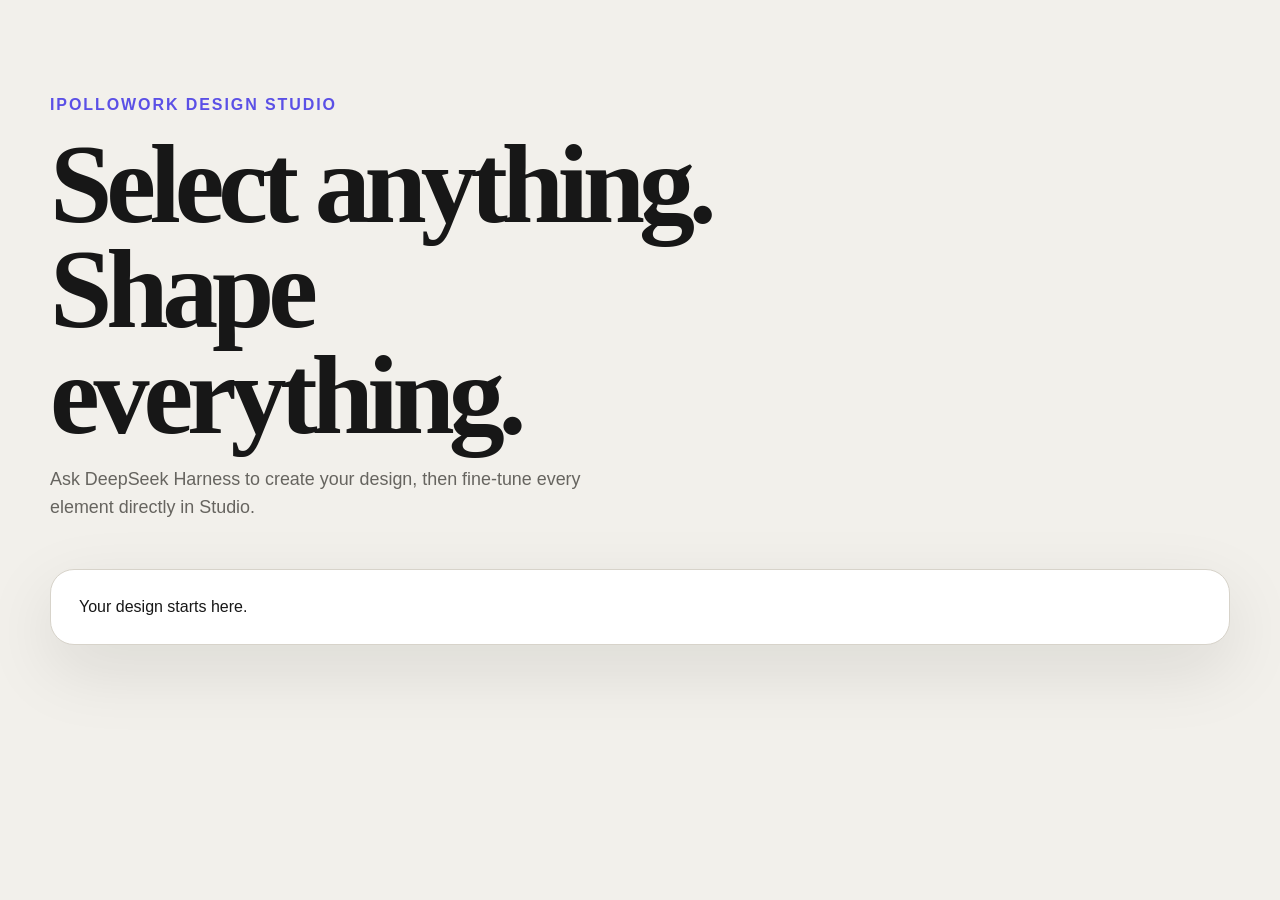
<file: design/session-28469b45-1b04-41f6-bc05-8df31434802c/index.html>
<!doctype html>
<html lang="en"><head><meta charset="utf-8"><meta name="viewport" content="width=device-width,initial-scale=1"><title>Untitled Design</title><link rel="stylesheet" href="design-tokens.css" data-ipw-design-tokens><style>*{box-sizing:border-box}body{margin:0;min-height:100vh;background:var(--ipw-color-bg);color:var(--ipw-color-text);font-family:var(--ipw-font-body)}main{width:min(var(--ipw-content-width),calc(100% - 2 * var(--ipw-page-padding)));margin:0 auto;padding:var(--ipw-section-space) 0}.eyebrow{color:var(--ipw-color-primary);font-weight:700;letter-spacing:.12em;text-transform:uppercase}h1{max-width:12ch;margin:18px 0;font-family:var(--ipw-font-display);font-size:clamp(3rem,9vw,7rem);line-height:.94;letter-spacing:-.055em}p{max-width:56ch;color:var(--ipw-color-muted);font-size:1.12rem;line-height:1.55}.card{margin-top:48px;padding:28px;border:1px solid var(--ipw-card-border);border-radius:var(--ipw-card-radius);background:var(--ipw-card-bg);box-shadow:var(--ipw-card-shadow)}</style></head><body data-ipw-theme-role="page"><main><div class="eyebrow">iPolloWork Design Studio</div><h1>Select anything. Shape everything.</h1><p>Ask DeepSeek Harness to create your design, then fine-tune every element directly in Studio.</p><section class="card" data-ipw-theme-role="card">Your design starts here.</section></main></body></html>
</file>
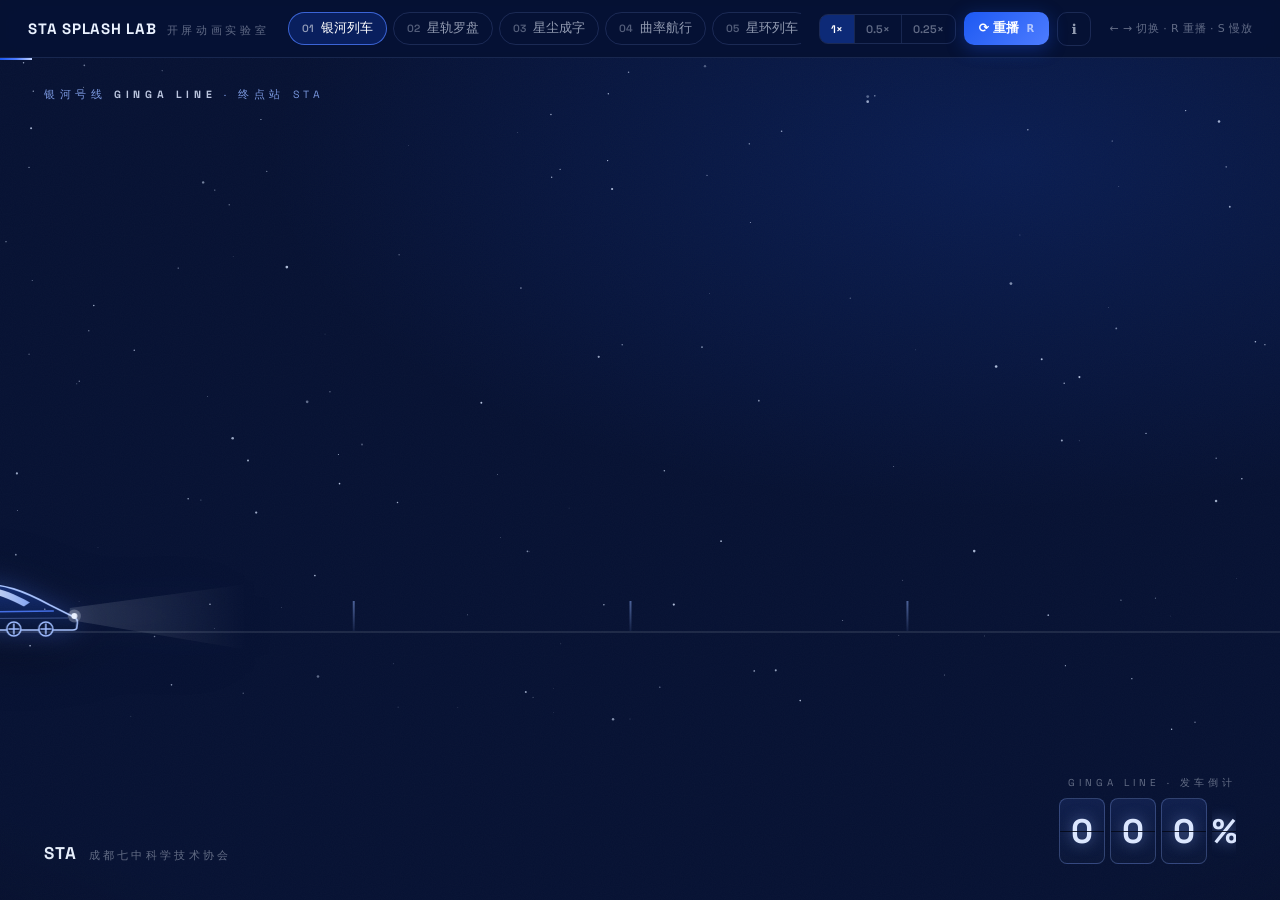
<file: design/splash-lab/index.html>
<!DOCTYPE html>
<html lang="zh-CN">
<head>
<meta charset="UTF-8">
<meta name="viewport" content="width=device-width, initial-scale=1.0">
<title>STA Splash Lab · 开屏动画实验室</title>
<link rel="icon" href="data:image/svg+xml,%3Csvg xmlns='http://www.w3.org/2000/svg' viewBox='0 0 32 32'%3E%3Crect width='32' height='32' rx='8' fill='%231D59F2'/%3E%3Cpath d='M10 21L22 11M22 11h-8m8 0v8' stroke='white' stroke-width='2.6' stroke-linecap='round' stroke-linejoin='round'/%3E%3C/svg%3E">
<link rel="preconnect" href="https://fonts.googleapis.com">
<link rel="preconnect" href="https://fonts.gstatic.com" crossorigin>
<link href="https://fonts.googleapis.com/css2?family=Space+Grotesk:wght@300;400;500;600;700&display=swap"
      rel="stylesheet" media="print" onload="this.media='all'">
<noscript><link href="https://fonts.googleapis.com/css2?family=Space+Grotesk:wght@300;400;500;600;700&display=swap" rel="stylesheet"></noscript>
<style>
/* ============ 基础 ============ */
:root{
  --bg:#071233; --bg-2:#0B1D52;
  --ink:#EAF2FF; --ink-60:rgba(234,242,255,.62); --ink-40:rgba(234,242,255,.4);
  --blue:#1D59F2; --blue-b:#4D7CFF; --pale:#8FB0FF; --sky:#DCE7FF;
  --fd:'Space Grotesk','Segoe UI',system-ui,sans-serif;
  --fb:'PingFang SC','Microsoft YaHei','Noto Sans SC',system-ui,sans-serif;
  --ease:cubic-bezier(.65,0,.35,1); --ease-out:cubic-bezier(.22,1,.36,1);
}
*,*::before,*::after{margin:0;padding:0;box-sizing:border-box}
html,body{height:100%}
body{background:var(--bg);color:var(--ink);font-family:var(--fb);overflow:hidden;-webkit-font-smoothing:antialiased}
button{font-family:inherit;background:none;border:0;color:inherit;cursor:pointer}
:focus-visible{outline:2px solid var(--blue-b);outline-offset:3px;border-radius:6px}

/* ============ 顶栏 ============ */
.bar{position:fixed;top:0;left:0;right:0;z-index:60;height:58px;display:flex;align-items:center;gap:18px;
  padding:0 clamp(14px,2.4vw,28px);background:rgba(7,18,51,.82);
  -webkit-backdrop-filter:blur(14px) saturate(1.4);backdrop-filter:blur(14px) saturate(1.4);
  border-bottom:1px solid rgba(143,176,255,.14)}
.bar__brand{display:flex;align-items:baseline;gap:10px;flex:none}
.bar__brand b{font-family:var(--fd);font-weight:700;font-size:15px;letter-spacing:.05em}
.bar__brand span{font-size:11px;letter-spacing:.34em;color:var(--ink-40)}
.pills{display:flex;gap:6px;margin-left:auto;overflow-x:auto;scrollbar-width:none}
.pills::-webkit-scrollbar{display:none}
.pill{flex:none;display:flex;align-items:center;gap:7px;padding:7px 13px;border-radius:99px;font-size:12.5px;
  color:var(--ink-60);border:1px solid rgba(143,176,255,.16);transition:color .25s,border-color .25s,background-color .25s}
.pill em{font-style:normal;font-family:var(--fd);font-weight:600;font-size:10.5px;opacity:.55}
.pill:hover{color:var(--ink)}
.pill.on{color:#fff;border-color:rgba(77,124,255,.75);background:rgba(29,89,242,.22)}
.ctrls{display:flex;align-items:center;gap:8px;flex:none}
.seg{display:flex;border:1px solid rgba(143,176,255,.16);border-radius:9px;overflow:hidden}
.seg button{padding:7px 11px;font-family:var(--fd);font-weight:600;font-size:11px;color:var(--ink-40);transition:color .25s,background-color .25s}
.seg button+button{border-left:1px solid rgba(143,176,255,.14)}
.seg button.on{color:#fff;background:rgba(29,89,242,.35)}
.btn-replay{display:flex;align-items:center;gap:7px;padding:8px 15px;border-radius:10px;font-size:12.5px;
  background:linear-gradient(135deg,var(--blue),var(--blue-b));color:#fff;font-weight:600;
  box-shadow:0 4px 18px rgba(29,89,242,.35);transition:transform .15s var(--ease-out),filter .25s}
.btn-replay:hover{filter:brightness(1.12)}
.btn-replay:active{transform:scale(.96)}
.btn-info{width:34px;height:34px;border-radius:10px;border:1px solid rgba(143,176,255,.16);
  display:grid;place-items:center;font-size:14px;color:var(--ink-60);transition:color .25s,border-color .25s}
.btn-info:hover{color:#fff;border-color:rgba(77,124,255,.6)}
.kbd-tip{flex:none;font-size:11px;color:var(--ink-40);letter-spacing:.04em}
@media (max-width:900px){.kbd-tip{display:none}.bar{gap:10px}}

/* ============ 舞台 ============ */
.stage{position:fixed;inset:58px 0 0 0;background:
  radial-gradient(120% 90% at 50% 108%, #0B1D52 0%, transparent 55%),var(--bg);
  overflow:hidden}
.stage__grain{position:absolute;inset:-40%;z-index:40;pointer-events:none;opacity:.05;
  background-image:url("data:image/svg+xml,%3Csvg xmlns='http://www.w3.org/2000/svg' width='140' height='140'%3E%3Cfilter id='n'%3E%3CfeTurbulence type='fractalNoise' baseFrequency='0.9' numOctaves='2'/%3E%3C/filter%3E%3Crect width='140' height='140' filter='url(%23n)' opacity='.55'/%3E%3C/svg%3E")}
.stage__vig{position:absolute;inset:0;z-index:39;pointer-events:none;
  background:radial-gradient(115% 100% at 50% 45%,transparent 62%,rgba(2,7,22,.55) 100%)}
.tl-hair{position:absolute;top:0;left:0;right:0;height:2px;z-index:41;pointer-events:none}
.tl-hair i{display:block;height:100%;width:0;background:linear-gradient(90deg,var(--blue),var(--blue-b),#BFD2FF)}

/* 幕布层 */
.curtain{position:absolute;inset:0;z-index:30;will-change:transform}

/* ============ 空闲海报 ============ */
.poster{position:absolute;inset:0;z-index:20;display:flex;flex-direction:column;justify-content:center;
  padding:0 clamp(28px,8vw,120px);gap:18px}
.poster .no{position:absolute;top:50%;right:clamp(8px,6vw,90px);transform:translateY(-54%);
  font-family:var(--fd);font-weight:700;font-size:clamp(160px,30vw,420px);line-height:1;
  color:transparent;-webkit-text-stroke:1px rgba(143,176,255,.16);user-select:none}
.poster h2{font-family:var(--fd);font-weight:600;font-size:clamp(26px,4.2vw,46px);letter-spacing:.02em}
.poster .en{font-family:var(--fd);font-size:12px;letter-spacing:.42em;color:var(--pale);text-transform:uppercase}
.poster p{max-width:520px;color:var(--ink-60);font-size:14px;line-height:1.9}
.poster .go{margin-top:10px;display:inline-flex;align-items:center;gap:10px;width:fit-content;
  padding:12px 26px;border-radius:99px;border:1px solid rgba(143,176,255,.35);font-size:13.5px;letter-spacing:.14em;
  transition:border-color .3s,background-color .3s;animation:pulseGo 2.2s ease-in-out infinite}
.poster .go:hover{border-color:var(--blue-b);background:rgba(29,89,242,.16)}
@keyframes pulseGo{50%{box-shadow:0 0 0 9px rgba(77,124,255,.09)}}

/* ============ 站点假想页（被揭示的“真实网站”） ============ */
.mock{position:absolute;inset:0;z-index:5;display:flex;flex-direction:column;justify-content:center;
  padding:0 clamp(28px,8vw,120px);gap:16px;background:
  radial-gradient(110% 80% at 78% 12%, rgba(29,89,242,.16) 0%, transparent 52%),var(--bg)}
.mock>*{opacity:0;transform:translateY(22px);transition:opacity .7s var(--ease-out),transform .7s var(--ease-out)}
.mock.in>*{opacity:1;transform:none}
.mock.in>*:nth-child(1){transition-delay:.05s}.mock.in>*:nth-child(2){transition-delay:.13s}
.mock.in>*:nth-child(3){transition-delay:.21s}.mock.in>*:nth-child(4){transition-delay:.29s}
.mock.in>*:nth-child(5){transition-delay:.37s}
/* 正式站点嵌入版（VER_E）：整页 iframe */
.mock--site{padding:0;display:block}
.mock--site>iframe{position:absolute;inset:0;width:100%;height:100%;border:0;background:#070A14;
  opacity:0;transition:opacity .55s var(--ease-out) .08s}
.mock--site.in>iframe{opacity:1}
.mock--site .mockload{position:absolute;left:50%;top:50%;transform:translate(-50%,-50%);
  font-size:11px;letter-spacing:.34em;color:var(--pale);animation:mlblink 1.2s infinite}
@keyframes mlblink{50%{opacity:.35}}
.mock .eyebrow{display:inline-flex;width:fit-content;align-items:center;gap:8px;padding:6px 14px;border-radius:99px;
  border:1px solid rgba(143,176,255,.3);font-size:11px;letter-spacing:.28em;color:var(--pale)}
.mock h1{font-family:var(--fd),var(--fb);font-weight:700;font-size:clamp(30px,5vw,62px);line-height:1.18;letter-spacing:.01em}
.mock h1 b{background:linear-gradient(120deg,var(--blue-b),#BFD2FF);-webkit-background-clip:text;background-clip:text;color:transparent}
.mock .sub{color:var(--ink-60);font-size:14.5px;max-width:520px;line-height:1.9}
.mock .ctas{display:flex;gap:12px;margin-top:6px}
.mock .cta{padding:12px 26px;border-radius:12px;font-size:13.5px;font-weight:600}
.mock .cta.pri{background:linear-gradient(135deg,var(--blue),var(--blue-b));color:#fff;box-shadow:0 6px 24px rgba(29,89,242,.4)}
.mock .cta.sec{border:1px solid rgba(143,176,255,.3);color:var(--ink)}
.mock .meta{position:absolute;bottom:26px;left:clamp(28px,8vw,120px);font-family:var(--fd);
  font-size:11px;letter-spacing:.34em;color:var(--ink-40)}

/* ============ 版本 A：银河列车 ============ */
.vA{position:absolute;inset:0;z-index:10}
.vA canvas{position:absolute;inset:0}
.vA .railzone{position:absolute;left:0;right:0}
.rail-base{position:absolute;left:0;right:0;height:2px;background:rgba(234,242,255,.1)}
.rail-bright-wrap{position:absolute;left:0;top:0;height:2px;overflow:hidden;width:0}
.rail-bright{position:absolute;inset:0;background:linear-gradient(90deg,var(--blue),var(--blue-b) 70%,#CFE0FF);
  box-shadow:0 0 12px rgba(77,124,255,.85),0 0 34px rgba(77,124,255,.4)}
.ties{position:absolute;top:3px;left:0;height:6px;overflow:hidden;width:0}
.ties i{position:absolute;top:0;width:16px;height:6px;border-radius:2px;background:rgba(143,176,255,.22)}
.station{position:absolute;bottom:0;transform:translateX(-50%);perspective:300px}
.station .mast{width:1.5px;height:30px;margin:0 auto;background:linear-gradient(rgba(143,176,255,.5),rgba(143,176,255,.08))}
.station .sign{transform-origin:bottom center;padding:5px 12px;border-radius:7px;white-space:nowrap;text-align:center;
  background:rgba(9,22,58,.92);border:1px solid rgba(143,176,255,.4);font-size:11px;letter-spacing:.3em;color:var(--sky);
  box-shadow:0 0 16px rgba(77,124,255,.18)}
.station .sign small{display:block;font-family:var(--fd);font-size:8.5px;letter-spacing:.22em;color:var(--ink-40);margin-top:1px}
.train{position:absolute;left:0;top:0;will-change:transform;filter:drop-shadow(0 0 14px rgba(77,124,255,.35)) drop-shadow(0 10px 26px rgba(0,0,0,.5))}
.train svg{overflow:visible;display:block}
.flaps{position:absolute;right:clamp(18px,4vw,44px);bottom:clamp(18px,4vh,36px);z-index:12;text-align:right}
.flaps .cap{font-family:var(--fd);font-size:10px;letter-spacing:.4em;color:var(--ink-40);margin-bottom:8px}
.flap-row{display:flex;gap:5px;justify-content:flex-end}
.flap{position:relative;width:clamp(30px,4.6vw,46px);height:clamp(44px,6.6vw,66px);border-radius:8px;overflow:hidden;
  background:linear-gradient(180deg,#101f4d,#0a1638);border:1px solid rgba(143,176,255,.28);perspective:220px}
.flap::after{content:"";position:absolute;left:0;right:0;top:50%;height:1px;background:rgba(2,7,22,.85);z-index:3}
.flap span{position:absolute;inset:0;display:grid;place-items:center;font-family:var(--fd);font-weight:700;
  font-size:clamp(22px,3.4vw,34px);color:var(--sky);text-shadow:0 0 14px rgba(143,176,255,.5);backface-visibility:hidden}
.brandline{position:absolute;left:clamp(18px,4vw,44px);bottom:clamp(18px,4vh,36px);z-index:12;
  font-family:var(--fd);font-weight:700;font-size:17px;letter-spacing:.05em}
.brandline small{margin-left:12px;font-family:var(--fb);font-weight:400;font-size:11px;letter-spacing:.3em;color:var(--ink-40)}
.gingaline{position:absolute;left:clamp(18px,4vw,44px);top:clamp(16px,3.4vh,30px);z-index:12;
  font-family:var(--fd);font-size:10.5px;letter-spacing:.44em;color:var(--pale);opacity:.85}
.gingaline b{color:var(--sky)}
.flash{position:absolute;inset:0;z-index:14;pointer-events:none;background:
  radial-gradient(60% 55% at 50% 60%, rgba(207,224,255,.95), rgba(77,124,255,.35) 45%, transparent 72%);
  opacity:0}

/* ============ 版本 B：星轨罗盘 ============ */
.vB{position:absolute;inset:0;z-index:10;display:grid;place-items:center}
.vB svg.orbits{width:min(76vmin,700px);height:min(76vmin,700px);overflow:visible}
.vB .center-num{position:absolute;inset:0;display:grid;place-items:center;pointer-events:none}
.vB .center-num .n{font-family:var(--fd);font-weight:500;font-size:clamp(88px,15vw,168px);line-height:1;
  color:var(--ink);text-shadow:0 0 40px rgba(77,124,255,.35);text-align:center}
.vB .center-num .u{font-family:var(--fd);font-size:11px;letter-spacing:.5em;color:var(--ink-40);margin-top:10px;text-align:center}
.vB .phase-word{position:absolute;left:50%;bottom:clamp(56px,11vh,100px);transform:translateX(-50%);
  text-align:center;font-size:13px;letter-spacing:.42em;color:var(--pale)}
.vB .logo-pop{position:absolute;inset:0;display:grid;place-items:center;pointer-events:none;opacity:0}
.logo-badge{width:clamp(84px,13vmin,120px);height:clamp(84px,13vmin,120px);border-radius:26%;
  background:linear-gradient(135deg,var(--blue),var(--blue-b));display:grid;place-items:center;
  box-shadow:0 0 60px rgba(77,124,255,.65),0 0 140px rgba(29,89,242,.35)}
.burst-ring{position:absolute;left:50%;top:50%;width:10px;height:10px;border-radius:50%;
  border:1.5px solid rgba(191,210,255,.9);transform:translate(-50%,-50%);opacity:0}

/* ============ 版本 C：星尘成字 ============ */
.vC{position:absolute;inset:0;z-index:10}
.vC canvas{position:absolute;inset:0}
.vC .caption{position:absolute;left:0;right:0;bottom:clamp(56px,10vh,86px);text-align:center;pointer-events:none;
  transition:opacity .18s}
.vC .caption .cn{font-size:15px;letter-spacing:.5em;color:var(--sky);text-indent:.5em}
.vC .caption .en{font-family:var(--fd);font-size:10px;letter-spacing:.5em;color:var(--ink-40);margin-top:7px}
.vC .pct{position:absolute;right:clamp(18px,4vw,44px);bottom:clamp(18px,4vh,36px);font-family:var(--fd);
  font-weight:600;font-size:clamp(30px,4.6vw,48px);color:var(--ink);opacity:.9}
.cflash{position:absolute;inset:0;z-index:14;pointer-events:none;opacity:0;
  background:radial-gradient(70% 70% at 50% 50%, rgba(234,242,255,.98), rgba(77,124,255,.3) 50%, transparent 75%)}

/* ============ 版本 D：曲率航行 ============ */.vD{position:absolute;inset:0;z-index:10}
.vD canvas{position:absolute;inset:0}
.reticle{position:absolute;left:50%;top:46%;transform:translate(-50%,-50%);pointer-events:none}
.hud{position:absolute;font-family:var(--fd);pointer-events:none}
.hud.tl{left:clamp(18px,4vw,44px);top:clamp(16px,3.4vh,30px);font-size:10.5px;letter-spacing:.44em;color:var(--pale)}
.hud.bl{left:clamp(18px,4vw,44px);bottom:clamp(18px,4vh,36px);font-size:11px;line-height:2;letter-spacing:.14em;color:var(--ink-60)}
.hud.bl b{color:var(--sky);font-weight:600}
.hud.br{right:clamp(18px,4vw,44px);bottom:clamp(18px,4vh,36px);text-align:right}
.hud.br .v{font-weight:700;font-size:clamp(34px,5vw,54px);color:var(--ink)}
.hud.br .l{font-size:10px;letter-spacing:.4em;color:var(--ink-40);margin-top:4px}
.flyword{position:absolute;left:50%;top:44%;transform:translate(-50%,-50%);pointer-events:none;white-space:nowrap;
  font-family:var(--fd);font-weight:600;letter-spacing:.14em;color:var(--sky);opacity:0;
  text-shadow:0 0 34px rgba(77,124,255,.5)}
.flyword small{display:block;text-align:center;font-weight:400;font-size:.32em;letter-spacing:.6em;color:var(--ink-60);margin-top:10px}
.stamp{position:absolute;left:50%;top:46%;transform:translate(-50%,-50%) rotate(-6deg) scale(.6);opacity:0;
  padding:10px 22px;border:2px solid rgba(191,210,255,.85);border-radius:10px;color:var(--sky);
  font-family:var(--fd);font-weight:700;font-size:15px;letter-spacing:.34em;background:rgba(7,18,51,.55)}

/* ============ 版本 E：银河环线 ============ */
.vE{position:absolute;inset:0}
.vE canvas{position:absolute;inset:0}

/* ============ 设计说明抽屉 ============ */
.drawer{position:fixed;left:0;right:0;bottom:0;z-index:70;transform:translateY(102%);transition:transform .5s var(--ease);
  background:rgba(7,18,51,.94);-webkit-backdrop-filter:blur(16px);backdrop-filter:blur(16px);
  border-top:1px solid rgba(143,176,255,.16);padding:20px clamp(20px,4vw,44px) 24px;max-height:46vh;overflow:auto}
.drawer.open{transform:none}
.drawer h3{font-family:var(--fd);font-size:14px;letter-spacing:.06em;margin-bottom:12px;display:flex;gap:10px;align-items:center}
.drawer h3 .tag{font-size:10px;padding:3px 9px;border-radius:99px;background:rgba(29,89,242,.3);color:#BFD2FF;letter-spacing:.2em}
.drawer .grid{display:grid;grid-template-columns:repeat(auto-fit,minmax(230px,1fr));gap:14px}
.drawer .cell{border:1px solid rgba(143,176,255,.14);border-radius:12px;padding:13px 15px}
.drawer .cell b{display:block;font-size:11px;letter-spacing:.3em;color:var(--pale);margin-bottom:7px;font-weight:600}
.drawer .cell p{font-size:12.5px;line-height:1.85;color:var(--ink-60)}

/* 完成提示 */
.done-chip{position:absolute;left:50%;bottom:34px;transform:translateX(-50%) translateY(8px);z-index:45;
  padding:9px 18px;border-radius:99px;background:rgba(9,22,58,.9);border:1px solid rgba(143,176,255,.3);
  font-size:12px;letter-spacing:.12em;color:var(--sky);opacity:0;transition:opacity .4s,transform .4s;pointer-events:none}
.done-chip.show{opacity:1;transform:translateX(-50%)}

@media (prefers-reduced-motion:reduce){
  .poster .go{animation:none}
}
</style>
</head>
<body>

<header class="bar">
  <div class="bar__brand"><b>STA SPLASH LAB</b><span>开屏动画实验室</span></div>
  <nav class="pills" id="pills" aria-label="版本切换"></nav>
  <div class="ctrls">
    <div class="seg" id="speedSeg" role="group" aria-label="播放速度"></div>
    <button class="btn-replay" id="btnReplay">⟳ 重播<span style="opacity:.6;font-size:10px">R</span></button>
    <button class="btn-info" id="btnInfo" aria-label="设计说明" title="设计说明">ℹ</button>
  </div>
  <span class="kbd-tip">← → 切换 · R 重播 · S 慢放</span>
</header>

<main class="stage" id="stage" aria-label="动画舞台">
  <div class="tl-hair"><i id="tlHair"></i></div>
  <div class="stage__vig"></div>
  <div class="stage__grain"></div>
  <div class="done-chip" id="doneChip">播放完毕 · 按 R 重播</div>
</main>

<section class="drawer" id="drawer" aria-label="设计说明">
  <h3><span id="drawerTitle"></span><span class="tag" id="drawerTag"></span></h3>
  <div class="grid" id="drawerGrid"></div>
</section>

<script>
'use strict';
/* ================================================================
   STA Splash Lab —— 4 个开屏动画概念演示
   动画尽量写成 t 的纯函数（粒子版内部状态除外），支持慢放与 ?t= 冻结逐帧审阅
================================================================ */
const $=(s,r)=> (r||document).querySelector(s);
const clamp=(v,a,b)=>v<a?a:v>b?b:v;
const lerp=(a,b,k)=>a+(b-a)*k;
const easeIO=t=>t<.5?4*t*t*t:1-Math.pow(-2*t+2,3)/2;
const easeO=t=>1-Math.pow(1-t,3);
const easeI=t=>t*t*t;
const backout=t=>{const c=1.70158,d=c+1;return t<=0?0:t>=1?1:1+d*Math.pow(t-1,3)+c*Math.pow(t-1,2)};
const smooth=(x,a,b)=>{const k=clamp((x-a)/(b-a),0,1);return k*k*(3-2*k)};
const px=v=>v+'px';
const rnd=(a,b)=>a+Math.random()*(b-a);
const RM=matchMedia('(prefers-reduced-motion: reduce)').matches;

/* ---------- 共享：站点假想页 ---------- */
function buildMock(root){
  const m=document.createElement('div');m.className='mock';
  m.innerHTML='<span class="eyebrow">EST. 1999 · CHENGDU NO.7</span>'
   +'<h1>以<b>好奇心</b>，驱动下一次抵达。</h1>'
   +'<p class="sub">成都七中科学技术协会（STA）—— 四川省首个高中生科技类学生组织。这里聚集每一颗想要发光的星。</p>'
   +'<div class="ctas"><span class="cta pri">加入我们</span><span class="cta sec">了解部门</span></div>'
   +'<span class="meta">SCIENCE &amp; TECHNOLOGY ASSOCIATION</span>';
  root.appendChild(m);return m;
}
/* ---------- 共享：画布助手 ---------- */
function mkCanvas(root){
  const c=document.createElement('canvas');root.insertBefore(c,root.firstChild);
  const o={c,x:c.getContext('2d'),d:1,W:0,H:0,
    resize(){const d=Math.min(devicePixelRatio||1,root.getBoundingClientRect().width<720?1.5:2),r=root.getBoundingClientRect();
      this.d=d;c.width=Math.max(2,Math.round(r.width*d));c.height=Math.max(2,Math.round(r.height*d));
      c.style.width=r.width+'px';c.style.height=r.height+'px';this.W=c.width/d;this.H=c.height/d;
      this.x.setTransform(d,0,0,d,0,0);}};
  o.resize();return o;
}

/* ================================================================
   版本 A · 银河列车 GINGA LINE
================================================================ */
const VER_A={
  id:'a',no:'01',name:'银河列车',en:'GALAXY EXPRESS',dur:4.7,
  hook:'进度条就是铁轨。列车行驶在亮起的轨段最前端，穿站而过，到站发车——幕布升起即是抵达。',
  desc:[['核心意象','夜行银河列车：《银河铁道之夜》式的叙事开屏。铁轨即进度条，车窗即加载阶段，车站即里程碑，到站即完成。'],
    ['节奏曲线','0–0.5s 缓行入场 → 中段匀速巡航 → 70% 后持续加速 → 100% 冲出画面 + 光束爆闪 → 幕布上揭露出主页。全程约 4.7s。'],
    ['惊喜点','① 进度条与列车的一体化隐喻；② 固定时刻划过的流星彩蛋；③ 受电弓电火花、翻牌计数器等细节密度；④ 发车瞬间星空被拉成光线。'],
    ['实现成本','SVG 列车 + Canvas 星空 + DOM 轨道，零第三方依赖；可直接替换现有 .preloader。工作量约 1 天，性能开销低。']],
  mount(stage){
    const W=stage.clientWidth,H=stage.clientHeight,railY=H*.68;
    const padL=Math.max(W*.06,26),padR=Math.max(W*.075,34),trackW=W-padL-padR;
    const TRAIN_W=264,TRAIN_H=84;

    const curtain=document.createElement('div');curtain.className='curtain';
    const root=document.createElement('div');root.className='vA';
    stage.appendChild(curtain);curtain.appendChild(root);

    const cv=mkCanvas(root);

    /* 铁轨（进度条本体） */
    const rz=document.createElement('div');rz.className='railzone';rz.style.top=px(railY);
    rz.innerHTML='<div class="rail-base"></div><div class="rail-bright-wrap"><div class="rail-bright"></div></div><div class="ties"></div>';
    root.appendChild(rz);
    const railW=$('.rail-bright-wrap',rz),tiesW=$('.ties',rz),bright=$('.rail-bright',rz);
    for(let X=8;X<trackW;X+=26){const ti=document.createElement('i');ti.style.left=px(X);tiesW.appendChild(ti);}

    /* 沿途车站 */
    const stEls=[['资源','RES'],['内容','CONTENT'],['渲染','RENDER']].map((nm,i)=>{
      const st=document.createElement('div');st.className='station';
      st.style.left=px(padL+trackW*(.25+i*.25));
      st.innerHTML=`<div class="sign">${nm[0]}<small>${nm[1]}</small></div><div class="mast"></div>`;
      rz.appendChild(st);return $('.sign',st);
    });

    /* 列车 SVG */
    const trainEl=document.createElement('div');trainEl.className='train';
    trainEl.style.top=px(railY-TRAIN_H+9);
    trainEl.innerHTML=`<svg width="${TRAIN_W}" height="${TRAIN_H}" viewBox="0 0 264 84" fill="none">
  <defs>
    <linearGradient id="bodyG" x1="0" y1="24" x2="0" y2="74" gradientUnits="userSpaceOnUse">
      <stop offset="0" stop-color="#16307c"/><stop offset=".55" stop-color="#0d2158"/><stop offset="1" stop-color="#081536"/>
    </linearGradient>
    <linearGradient id="winG" x1="0" y1="0" x2="1" y2="0">
      <stop offset="0" stop-color="#EAF2FF"/><stop offset="1" stop-color="#8FB0FF"/>
    </linearGradient>
    <linearGradient id="beamG" x1="0" y1="0" x2="1" y2="0">
      <stop offset="0" stop-color="rgba(234,242,255,.95)"/><stop offset="1" stop-color="rgba(234,242,255,0)"/>
    </linearGradient>
  </defs>
  <polygon class="beam" points="252,52 430,28 430,94 252,64" fill="url(#beamG)" opacity="0"/>
  <path d="M8 74 L8 46 Q8 33 24 31.5 L152 28 C186 26 208 36 232 49 Q248 57 256 61 Q260 63 259.5 67 L259 71 Q259 74 255 74 Z"
        fill="url(#bodyG)" stroke="#A9C4FF" stroke-width="1.6"/>
  <path d="M12 58 L236 55" stroke="#4D7CFF" stroke-width="1.4" opacity=".85"/>
  <path d="M12 63.5 L250 62" stroke="rgba(143,176,255,.35)" stroke-width="1"/>
  <g class="wins">
    <rect x="24" y="36" width="27" height="12" rx="5.5"/>
    <rect x="59" y="35.6" width="27" height="12" rx="5.5"/>
    <rect x="94" y="35.2" width="27" height="12" rx="5.5"/>
    <rect x="129" y="34.6" width="27" height="12" rx="5.5"/>
  </g>
  <path d="M170 31 C184 32.5 198 38.5 212 46.5 L206 50.5 C192 43 178 37.5 166 35.5 Z" fill="url(#winG)" opacity=".92"/>
  <circle cx="256.5" cy="60" r="3" fill="#EAF2FF"/>
  <circle cx="256.5" cy="60" r="6.5" fill="rgba(234,242,255,.28)"/>
  <path d="M96 27.5 L106 15 L118 26.5 M92 13.5 L128 13.5" stroke="#9DBBFF" stroke-width="1.5" stroke-linecap="round"/>
  <circle class="spark" cx="106" cy="12.2" r="2.2" fill="#CFE0FF"/>
  <g class="wheels" stroke="#9DBBFF" stroke-width="1.6">
    <g><circle cx="42" cy="73" r="7" fill="#0a173a"/><path d="M42 67.5 V78.5 M36.5 73 H47.5"/></g>
    <g><circle cx="74" cy="73" r="7" fill="#0a173a"/><path d="M74 67.5 V78.5 M68.5 73 H79.5"/></g>
    <g><circle cx="196" cy="73" r="7" fill="#0a173a"/><path d="M196 67.5 V78.5 M190.5 73 H201.5"/></g>
    <g><circle cx="228" cy="73" r="7" fill="#0a173a"/><path d="M228 67.5 V78.5 M222.5 73 H233.5"/></g>
  </g>
</svg>`;
    curtain.appendChild(trainEl);
    const beam=$('.beam',trainEl),wheelGs=[...$('.wheels',trainEl).children],
          spark=$('.spark',trainEl),
          winEls=[...$('.wins',trainEl).children].map(w=>{
            w.setAttribute('fill','url(#winG)');w.setAttribute('opacity','0.08');return w});

    /* 翻牌计数器 */
    const fl=document.createElement('div');fl.className='flaps';
    fl.innerHTML=`<div class="cap">GINGA LINE · 发车倒计</div><div class="flap-row">
      ${'<div class="flap"><span>0</span></div>'.repeat(3)}<div class="flap" style="width:24px;background:none;border:none"><span>%</span></div></div>`;
    curtain.appendChild(fl);
    const flapCells=[...fl.querySelectorAll('.flap')].slice(0,3).map(f=>f.firstElementChild);
    const flapShown=['0','0','0'],flapK=[1,1,1],flapLast=['0','0','0'];

    /* 角标 */
    const gl=document.createElement('div');gl.className='gingaline';gl.innerHTML='银河号线 <b>GINGA LINE</b> · 终点站 STA';
    const bl=document.createElement('div');bl.className='brandline';bl.innerHTML='STA<small>成都七中科学技术协会</small>';
    const flash=document.createElement('div');flash.className='flash';
    curtain.append(gl,bl,flash);

    /* 星层状态 */
    const mkLayer=(n,sp)=>{const arr=[];for(let i=0;i<n;i++)arr.push({x:Math.random()*cv.W,y:Math.random()*cv.H*.8,
      r:rnd(.4,1.4)*(sp==='far'?.7:1),tw:Math.random()*7,v:sp==='near'?46:sp==='mid'?26:13});return arr};
    const Lfar=mkLayer(70,'far'),Lmid=mkLayer(46,'mid'),Lnear=mkLayer(26,'near');
    const x2=cv.x;
    const drawLayer=(L,warp,dt,t)=>{
      for(const s of L){
        s.x-=s.v*warp*dt;if(s.x<-4){s.x+=cv.W+8;s.y=Math.random()*cv.H*.8}
        const a=.3+.55*Math.abs(Math.sin(t*1.3+s.tw));
        if(warp>3.4){x2.strokeStyle='rgba(207,224,255,'+a.toFixed(2)+')';x2.lineWidth=s.r;
          x2.beginPath();x2.moveTo(s.x,s.y);x2.lineTo(s.x+Math.min(warp*3,90),s.y);x2.stroke();}
        else{x2.fillStyle='rgba(214,228,255,'+a.toFixed(2)+')';x2.beginPath();x2.arc(s.x,s.y,s.r,0,7);x2.fill();}
      }};
    const mock=buildMock(stage);
    let rotAcc=0,lastTx=-9999;

    return {
      frame(t,dt){
        x2.clearRect(0,0,cv.W,cv.H);
        const p=easeIO(clamp((t-.45)/3.1,0,1));
        const td=clamp((t-3.62)/.5,0,1),dep=easeI(td);
        const ct=clamp((t-4.18)/.55,0,1);

        const warp=1+p*1.6+dep*14;
        drawLayer(Lfar,warp,dt,t);
        drawLayer(Lmid,warp,dt,t*1.07);
        drawLayer(Lnear,warp,dt,t*1.13);

        /* 流星彩蛋 */
        if(t>1.55&&t<2.35){const q=(t-1.55)/.8,sx=cv.W*(.66-.3*q),sy=cv.H*(.13+.15*q);
          x2.strokeStyle='rgba(207,224,255,'+(Math.sin(q*Math.PI)*.9).toFixed(2)+')';
          x2.lineWidth=1.6;x2.lineCap='round';
          x2.beginPath();x2.moveTo(sx,sy);x2.lineTo(sx+64,sy-30);x2.stroke();}

        /* 铁轨 = 进度 */
        railW.style.width=px(trackW*p);tiesW.style.width=px(trackW*p);
        bright.style.opacity=(.7+.3*Math.min(p*3,1)-dep*.45).toFixed(2);

        /* 车站翻起 */
        stEls.forEach((el,i)=>{const sp=.25+i*.25,q=smooth(p,sp-.006,sp+.03);
          el.style.transform='rotateX('+(((1-q)*-92).toFixed(1))+'deg)';
          el.style.opacity=String(Math.min(1,q*2.4));});

        /* 列车位置：鼻尖（svg x≈259）贴着亮轨前端；发车时向右冲出 */
        const tx=padL+p*trackW-259+dep*cv.W*1.8;
        trainEl.style.transform=`translate3d(${tx.toFixed(1)}px,0,0)`;
        if(lastTx>-9999&&tx>lastTx)rotAcc+=(tx-lastTx)/7;
        lastTx=tx;
        wheelGs.forEach((g,i)=>{const cxw=[42,74,196,228][i];
          g.setAttribute('transform','rotate('+(rotAcc%360).toFixed(1)+' '+cxw+' 73)');});
        spark.setAttribute('opacity',p>.02?(.35+.65*Math.abs(Math.sin(t*21))).toFixed(2):'0');
        winEls.forEach((w,i)=>w.setAttribute('opacity',(0.08+smooth(p,.1+i*.2,.16+i*.2)*.92).toFixed(2)));
        beam.setAttribute('opacity',clamp(.15+p*.38+dep*.5,0,1).toFixed(2));

        /* 高速风阻线 */
        const sk=clamp((p-.55)/.45,0,1)+dep;
        if(sk>.02){
          for(let i=0;i<7;i++){
            const yy=cv.H*.28+((i*53+t*680)%(cv.H*.36));
            const xx=((cv.W+200)-((t*(560+i*40)+i*167)%(cv.W+200)))-100;
            x2.globalAlpha=.4*sk*Math.abs(Math.sin(i*2.7+t));
            x2.strokeStyle='#BFD2FF';x2.lineWidth=1.2;
            x2.beginPath();x2.moveTo(xx,yy);x2.lineTo(xx-(40+i*23)*sk,yy);x2.stroke();}
          x2.globalAlpha=1;}

        /* 翻牌数字（边沿触发） */
        const v=String(Math.round(p*100)).padStart(3,'0');
        for(let i=0;i<3;i++){
          if(v[i]!==flapLast[i]){flapK[i]=0;flapLast[i]=v[i];}
          flapK[i]=clamp(flapK[i]+dt/.16,0,1);
          const k=flapK[i];
          flapCells[i].style.transform=k<.5?'rotateX('+(-k*2*88).toFixed(1)+'deg)':'rotateX('+(-(1-k)*2*88).toFixed(1)+'deg)';
          if(k>=.5&&flapShown[i]!==v[i]){flapCells[i].textContent=v[i];flapShown[i]=v[i];}
        }

        flash.style.opacity=Math.max(0,Math.sin(td*Math.PI)*.9).toFixed(2);
        mock.classList.toggle('in',ct>.35);
        curtain.style.transform=ct>0?'translateY('+(-102*easeIO(ct)).toFixed(2)+'%)':'none';
        curtain.style.visibility=ct>=1?'hidden':'visible';
      },
      destroy(){curtain.remove();mock.remove();}
    };
  }
};

/* ================================================================
   版本 B · 星轨罗盘 ORBIT COMPASS
================================================================ */
const VER_B={
  id:'b',no:'02',name:'星轨罗盘',en:'ORBIT COMPASS',dur:3.9,
  hook:'三颗彗星依次划过夜空，轨迹连成罗盘；轨道收束的一瞬，凝聚成 STA 徽标。',
  desc:[['核心意象','天文台 / 星图仪式感。「三次入轨」对应三个加载阶段，几何语言与站点 logo（圆角方块 + ↗）同源。'],
    ['节奏曲线','三段各占 ~30%、彼此交叠保持连贯；中心大数字同步跳动；末段收束 + 徽标回弹弹出，干净利落。约 3.9s。'],
    ['惊喜点','轨道「恰好」拼出品牌徽标——观众以为在看天体运动，其实一直在看 logo 被画出来。'],
    ['实现成本','纯 SVG（stroke-dashoffset + getPointAtLength），零 canvas、零依赖，体积最小。适合作为默认方案或内页转场复用。约半天工作量。']],
  mount(stage){
    const curtain=document.createElement('div');curtain.className='curtain';
    const root=document.createElement('div');root.className='vB';
    stage.appendChild(curtain);curtain.appendChild(root);
    const mock=buildMock(stage);

    const S=340,C=S/2,DUR=this.dur;
    const svg=document.createElementNS('http://www.w3.org/2000/svg','svg');
    svg.setAttribute('class','orbits');svg.setAttribute('viewBox','0 0 '+S+' '+S);
    const cfg=[[-16,128,.42],[24,172,.36],[64,214,.30]];
    svg.innerHTML=`<defs>
      <linearGradient id="tg" x1="0" y1="0" x2="1" y2="0">
        <stop offset="0" stop-color="#4D7CFF"/><stop offset="1" stop-color="#CFE0FF"/></linearGradient>
      <filter id="oglow" x="-40%" y="-40%" width="180%" height="180%"><feGaussianBlur stdDeviation="3.2"/></filter>
    </defs>`+cfg.map(cf=>{
      const rot=cf[0],rx=cf[1],ry=(rx*cf[2]).toFixed(1);
      return `<g transform="rotate(${rot} ${C} ${C})">
        <ellipse class="trail" cx="${C}" cy="${C}" rx="${rx}" ry="${ry}" fill="none" stroke="url(#tg)" stroke-width="2.4" filter="url(#oglow)"/>
        <ellipse class="oline" cx="${C}" cy="${C}" rx="${rx}" ry="${ry}" fill="none" stroke="rgba(143,176,255,.16)" stroke-width="1"/>
        <circle class="halo" r="9" fill="rgba(143,176,255,.4)" filter="url(#oglow)"/>
        <circle class="dot" r="4" fill="#EAF2FF"/>
      </g>`}).join('');
    root.appendChild(svg);
    const trails=[...svg.querySelectorAll('.trail')],
          olines=[...svg.querySelectorAll('.oline')],
          dots=[...svg.querySelectorAll('.dot')],
          halos=[...svg.querySelectorAll('.halo')];
    const geo=trails.map(el=>({el,len:el.getTotalLength()}));

    const cn=document.createElement('div');cn.className='center-num';
    cn.innerHTML='<div><div class="n">0</div><div class="u">PERCENT</div></div>';
    root.appendChild(cn);
    const capEl=document.createElement('div');capEl.className='phase-word';root.appendChild(capEl);

    const popEl=document.createElement('div');popEl.className='logo-pop';
    popEl.innerHTML='<div class="logo-badge" style="transform:scale(.4)"><svg viewBox="0 0 32 32" width="52%" height="52%">'
      +'<path d="M10 21L22 11M22 11h-8m8 0v8" stroke="#fff" stroke-width="2.6" stroke-linecap="round" stroke-linejoin="round" fill="none"/></svg></div>';
    const ringEl=document.createElement('div');ringEl.className='burst-ring';
    root.append(popEl,ringEl);
    const badge=$('.logo-badge',popEl);
    let capTxt='';

    return {
      frame(t){
        const u=clamp(t/(DUR*.87),0,1),p=easeIO(u);
        const q1=easeO(clamp((t-DUR*.87)/(DUR*.06),0,1));
        const q2=backout(clamp((t-DUR*.93)/(DUR*.09),0,1));
        const ct=clamp((t-(DUR+.35))/.55,0,1);

        cn.querySelector('.n').textContent=Math.round(p*100);
        const word=u<.36?'校准 CALIBRATING':u<.72?'入轨 ENTERING ORBIT':'抵达 ARRIVAL';
        if(word!==capTxt){capTxt=word;capEl.textContent=word;}

        geo.forEach((g,i)=>{
          const a=i*.30,b=a+.58;
          const seg=easeIO(clamp((u-a)/(b-a),0,1));
          g.el.setAttribute('stroke-dasharray',g.len);
          g.el.setAttribute('stroke-dashoffset',(g.len*(1-seg)).toFixed(1));
          g.el.setAttribute('opacity',seg>=1?'.5':'1');
          const pt=g.el.getPointAtLength(g.len*Math.min(seg,.9999));
          const fx=lerp(pt.x,C,q1),fy=lerp(pt.y,C,q1);
          dots[i].setAttribute('cx',fx.toFixed(1));dots[i].setAttribute('cy',fy.toFixed(1));
          halos[i].setAttribute('cx',fx.toFixed(1));halos[i].setAttribute('cy',fy.toFixed(1));
          dots[i].setAttribute('opacity',String(1-q1));
          halos[i].setAttribute('opacity',String((1-q1)*(seg>=1?.5:.85)));
          olines[i].setAttribute('opacity',u>a?'.9':'.35');
        });

        svg.style.transform=q1?'scale('+(1+q1*.55).toFixed(3)+')':'none';
        svg.style.opacity=String(1-q1);
        cn.style.opacity=String(1-q1);capEl.style.opacity=String(1-q1);

        popEl.style.opacity=String(clamp(q2*1.6,0,1));
        badge.style.transform='scale('+(.4+.6*q2).toFixed(3)+')';
        ringEl.style.opacity=Math.sin(clamp((t-DUR*.93)/(DUR*.12),0,1)*Math.PI)*.9;
        const rs=10+q2*Math.min(innerWidth,innerHeight)*.72;
        ringEl.style.width=ringEl.style.height=px(rs);

        mock.classList.toggle('in',ct>.4);
        curtain.style.transform=ct>0?'translateY('+(-102*easeIO(ct)).toFixed(2)+'%)':'none';
        curtain.style.visibility=ct>=1?'hidden':'visible';
      },
      destroy(){curtain.remove();mock.remove();}
    };
  }
};

/* ================================================================
   版本 C · 星尘成字 STARDUST MORPH
================================================================ */
const VER_C={
  id:'c',no:'03',name:'星尘成字',en:'STARDUST MORPH',dur:4.6,
  hook:'一盘散乱的星尘被引力唤醒——先凝成建会年份「1999」，再重组为「STA」，最终炸裂成抵达之光。（试试用光标拨动星尘）',
  desc:[['核心意象','创生叙事：混沌 → 年份 → 名称 → 光。把「社团从 1999 走来」讲成一个物理过程，情绪浓度最高。'],
    ['节奏曲线','0–1.6s 星云漩涡（可交互拨弄）→ 凝成 1999 → 重组 STA → 爆裂白蓝闪光 + 幕布。约 4.6s。'],
    ['惊喜点','① 光标可以真实地搅动星尘（加载也能玩）；② 年份→名称的双重变形叙事；③ additive 混色的星云质感。'],
    ['实现成本','单 Canvas + 文本采样形变，粒子 ≤1000、移动端自动降数，无依赖。注意等字体就绪再采样。约 1 天工作量。']],
  mount(stage){
    const curtain=document.createElement('div');curtain.className='curtain';
    const root=document.createElement('div');root.className='vC';
    stage.appendChild(curtain);curtain.appendChild(root);
    const cv=mkCanvas(root);
    const mock=buildMock(stage);

    const N=Math.round(clamp(cv.W*cv.H/1600,420,980));
    const ps=[];
    for(let i=0;i<N;i++){const a=Math.random()*Math.PI*2,r=rnd(40,Math.min(cv.W,cv.H)*.52);
      ps.push({x:cv.W/2+Math.cos(a)*r,y:cv.H/2+Math.sin(a)*r*rnd(.5,1),vx:0,vy:0,seed:rnd(0,9),
        idx0:(Math.random()*100000)|0,
        col:['#8FB0FF','#4D7CFF','#DCE7FF','#FFFFFF','#BFD2FF'][(Math.random()*5)|0],sz:rnd(.8,2.1),bo:false});}

    const capEl=document.createElement('div');capEl.className='caption';
    capEl.innerHTML='<div class="cn">汇聚星尘</div><div class="en">GATHERING STARDUST</div>';
    const pctEl=document.createElement('div');pctEl.className='pct';pctEl.textContent='0%';
    const cflash=document.createElement('div');cflash.className='cflash';
    curtain.append(capEl,pctEl,cflash);

    const mouse={x:-9e3,y:-9e3};
    root.addEventListener('pointermove',e=>{const r=root.getBoundingClientRect();
      mouse.x=e.clientX-r.left;mouse.y=e.clientY-r.top;},{passive:true});
    root.addEventListener('pointerleave',()=>{mouse.x=-9e3;mouse.y=-9e3;},{passive:true});

    async function sample(text,size){
      const w=Math.min(innerWidth*.9,920)|0,h=(size*1.6)|0;
      const oc=document.createElement('canvas');oc.width=w;oc.height=h;
      const o=oc.getContext('2d',{willReadFrequently:true});
      try{await Promise.race([document.fonts.load('700 '+size+'px "Space Grotesk"'),
        new Promise(r=>setTimeout(r,900))]);}catch(e){}
      o.font='700 '+size+'px "Space Grotesk",sans-serif';
      o.textAlign='center';o.textBaseline='middle';o.fillStyle='#fff';
      o.fillText(text,w/2,h/2);
      const img=o.getImageData(0,0,w,h).data,pts=[];
      const step=Math.max(3,Math.round(size/40));
      for(let y=0;y<h;y+=step)for(let xx=0;xx<w;xx+=step)
        if(img[((y|0)*w+(xx|0))*4+3]>110)pts.push([xx-w/2,y-h/2]);
      for(let i=pts.length-1;i>0;i--){const j=(Math.random()*(i+1))|0;[pts[i],pts[j]]=[pts[j],pts[i]]}
      return pts;
    }
    const targets={};
    const sA=sample('1999',Math.min(innerWidth*.3,230));
    const sB=sample('STA',Math.min(innerWidth*.4,300));
    const readyP=Promise.all([sA,sB]).then(r=>{targets.a=r[0];targets.b=r[1];}).catch(()=>{});

    const x=cv.x,D=this.dur;
    let capTimer=0,capNow='';
    function setCap(cn,en){
      if(capNow===cn)return;capNow=cn;
      capEl.style.opacity='0';
      clearTimeout(capTimer);
      capTimer=setTimeout(()=>{capEl.firstElementChild.textContent=cn;
        capEl.lastElementChild.textContent=en;capEl.style.opacity='1'},180);
    }

    return {
      frame(t,dt){
        dt=Math.min(dt,.05);
        x.clearRect(0,0,cv.W,cv.H);
        const u=clamp(t/D,0,1),p=easeIO(u);
        pctEl.textContent=Math.round(p*100)+'%';

        setCap(u<.32?'汇聚星尘':u<.6?'铸刻年轮 · 1999':u<.87?'成形 · STA':'启程',
               u<.32?'GATHERING STARDUST':u<.6?'FORGING THE YEAR':u<.87?'TAKE SHAPE':'DEPARTURE');

        const burstK=clamp((t-D*.88)/(D*.1),0,1);
        const ct=clamp((t-(D+.35))/.55,0,1);
        const tgA=targets.a||null,tgB=targets.b||null;
        const phA=smooth(t,D*.28,D*.52),phB=smooth(t,D*.6,D*.82);
        const stiffBase=lerp(28,70,easeO(phA)),DMP=.82;
        const cx=cv.W/2,cy=cv.H/2;

        x.globalCompositeOperation='lighter';
        for(const s of ps){
          s.seed+=dt*.5;
          const na=s.seed*1.7,nr=(60+90*Math.abs(Math.sin(s.seed*.8)))*Math.min(cv.W,cv.H)/720+40;
          const nx=cx+Math.cos(na)*nr*1.6,ny=cy+Math.sin(na)*nr;
          let gx=nx,gy=ny,stiff=stiffBase;
          if(phA>.001&&(tgA||tgB)){
            const useB=phB>.02&&tgB,arr=useB?tgB:(tgA||tgB);
            if(arr.length){const tp=arr[s.idx0%arr.length];
              gx=cx+tp[0]*(useB?1:.94);gy=cy+tp[1]*(useB?1:.94);
              stiff=lerp(stiff,useB?85:80,Math.max(phA,phB));}
          }
          const dx=s.x-mouse.x,dy=s.y-mouse.y,d2=dx*dx+dy*dy,R2=12100;
          if(d2<R2&&d2>1){const f=(1-d2/R2)*130/Math.max(d2,4);s.vx+=dx*f;s.vy+=dy*f;}
          s.vx+=(gx-s.x)*stiff*dt;s.vy+=(gy-s.y)*stiff*dt;
          s.vx*=DMP;s.vy*=DMP;
          if(burstK>0&&!s.bo){const a=Math.atan2(s.y-cy||.01,s.x-cx),v=rnd(260,720);
            s.vx+=Math.cos(a)*v;s.vy+=Math.sin(a)*v;s.bo=true;}
          s.x+=s.vx*dt;s.y+=s.vy*dt;
          const tw=.5+.5*Math.abs(Math.sin(t*2.6+s.seed*5));
          x.globalAlpha=(burstK>0?1-burstK:1)*tw*.85;
          x.fillStyle=s.col;
          x.beginPath();x.arc(s.x,s.y,s.sz*(burstK>0?1+burstK*1.4:1),0,7);x.fill();
        }
        x.globalAlpha=1;x.globalCompositeOperation='source-over';

        cflash.style.opacity=(Math.sin(burstK*Math.PI)*.92).toFixed(2);
        mock.classList.toggle('in',ct>.4);
        curtain.style.transform=ct>0?'translateY('+(-102*easeIO(ct)).toFixed(2)+'%)':'none';
        curtain.style.visibility=ct>=1?'hidden':'visible';
      },
      destroy(){curtain.remove();mock.remove();},
      readyP
    };
  }
};

/* ================================================================
   版本 D · 曲率航行 WARP TRANSIT
================================================================ */
const VER_D={
  id:'d',no:'04',name:'曲率航行',en:'WARP TRANSIT',dur:4.4,
  hook:'第一人称超光速航行：星星拉成光线，「好奇 / 探索 / 创造」迎面飞掠，减速刹停时虹膜开孔——你已抵达 STA。',
  desc:[['核心意象','星际迷航式第一人称航行。速度感 = 加载进度，里程碑词语随航程飞掠，抵达即开屏结束。'],
    ['节奏曲线','速度先扬后抑：前 80% 加速至 0.98c，最后 20% 强烈减速；HUD 遥测实时跳动强化沉浸；结尾虹膜开孔替代幕布。'],
    ['惊喜点','① 词句「扑面而来又擦身而过」的空间纵深；② 伪遥测数据（VEL 0.98c / DIST 42 ly）；③ 与其余版本不同的圆形开孔转场。'],
    ['实现成本','单 Canvas 星场 + DOM HUD，粒子少、性能最好；文字飞掠用 DOM 保证清晰度。约 1 天工作量。']],
  mount(stage){
    const curtain=document.createElement('div');curtain.className='curtain';
    const root=document.createElement('div');root.className='vD';
    stage.appendChild(curtain);curtain.appendChild(root);
    const cv=mkCanvas(root);
    const mock=buildMock(stage);

    const stars=[];const NS=Math.round(clamp(cv.W*cv.H/4200,180,380));
    for(let i=0;i<NS;i++)stars.push({a:Math.random()*Math.PI*2,tau:Math.log(rnd(.04,.5))});

    const WORDS=[['好奇','CURIOSITY',.12,.3],['探索','EXPLORE',.32,.5],['创造','CREATE',.52,.7],['SINCE 1999','THE BEGINNING',.7,.88]];
    const words=WORDS.map(wd=>{
      const w=document.createElement('div');w.className='flyword';
      w.style.fontSize='clamp(40px,7vw,84px)';
      w.innerHTML=wd[0]+'<small>'+wd[1]+'</small>';root.appendChild(w);return w;});

    const ret=document.createElementNS('http://www.w3.org/2000/svg','svg');
    ret.setAttribute('class','reticle');
    ret.setAttribute('width','190');ret.setAttribute('height','190');ret.setAttribute('viewBox','0 0 190 190');
    ret.innerHTML='<g class="rr"><circle cx="95" cy="95" r="70" fill="none" stroke="rgba(143,176,255,.28)" stroke-width="1" stroke-dasharray="3 7"/>'
     +'<path d="M95 12V30 M95 160v18 M12 95h18 M160 95h18" stroke="rgba(191,210,255,.55)" stroke-width="1.4"/></g>'
     +'<circle cx="95" cy="95" r="46" fill="none" stroke="rgba(143,176,255,.4)" stroke-width="1"/>'
     +'<circle cx="95" cy="95" r="2.4" fill="#CFE0FF"/>';
    root.appendChild(ret);
    const rr=$('.rr',ret);

    const tl=document.createElement('div');tl.className='hud tl';tl.textContent='GINGA TRANSIT · 曲率航线';
    const bl=document.createElement('div');bl.className='hud bl';
    const br=document.createElement('div');br.className='hud br';
    br.innerHTML='<div class="v">0%</div><div class="l">WARP PROGRESS</div>';
    root.append(tl,bl,br);
    const stampEl=document.createElement('div');stampEl.className='stamp';stampEl.textContent='抵达 · DESTINATION STA';
    root.appendChild(stampEl);

    const x=cv.x,D=this.dur;
    return {
      frame(t,dt){
        dt=Math.min(dt,.05);
        x.clearRect(0,0,cv.W,cv.H);
        const u=clamp(t/D,0,1);
        const spd=u<.82?easeIO(u/.82):Math.max(0,Math.pow(1-(u-.82)/.18,2));
        const iris=clamp((t-D*.84)/(D*.16),0,1);

        const cx=cv.W/2,cy=cv.H*.46,Rm=Math.hypot(cx,cv.H)*1.04;
        x.lineCap='round';
        for(const s of stars){
          const prev=s.tau;
          s.tau+=dt*(1.1+spd*4.2)*(1-easeO(iris)*.96);
          const r0=4+Math.exp(prev)*14,r1=4+Math.exp(s.tau)*14;
          if(r1>Rm){s.tau=Math.log(rnd(.06,.6));continue}
          const ca=Math.cos(s.a),sa=Math.sin(s.a);
          const x0=cx+ca*r0,y0=cy+sa*r0*.9,x1=cx+ca*r1,y1=cy+sa*r1*.9;
          const depth=clamp(r1/Rm,0,1);
          x.strokeStyle='rgba('+(depth>.72?'234,242,255':'159,176,255')+','+(.14+depth*.8).toFixed(2)+')';
          x.lineWidth=.6+depth*1.8;
          x.beginPath();x.moveTo(x0,y0);x.lineTo(x1,y1);x.stroke();
          if(depth>.42){x.strokeStyle='rgba(77,124,255,'+((depth-.42)*.5).toFixed(2)+')';x.lineWidth=1;
            x.beginPath();x.moveTo(x0+1.5,y0);x.lineTo(x1+1.5,y1);x.stroke();}
        }

        WORDS.forEach((wd,i)=>{
          const a=wd[2],b=wd[3],q=(u-a)/(b-a),w=words[i];
          if(q<=-.08||q>=1.1||iris>0){w.style.opacity='0';return}
          const vis=clamp((q+.08)/.12,0,1)*clamp((1.1-q)/.18,0,1);
          const sc=lerp(.8,4.6,easeI(clamp(q,0,1)));
          w.style.opacity=(vis*Math.pow(Math.sin(clamp(q,0,1)*Math.PI),.6)).toFixed(2);
          w.style.transform='translate(-50%,-50%) scale('+sc.toFixed(3)+')';
        });

        br.firstElementChild.textContent=Math.round(u*100)+'%';
        bl.innerHTML='VEL <b>'+(spd*.98).toFixed(2)+' c</b><br>DIST <b>'+(u*42).toFixed(1)+' ly</b><br>ETA <b>'+(u>.97?'ARRIVED':Math.max(0,D-t).toFixed(1)+' s')+'</b>';
        rr.setAttribute('transform','rotate('+((t*26)%360)+' 95 95)');

        stampEl.style.opacity=iris>0?Math.sin(iris*Math.PI).toFixed(2):'0';
        stampEl.style.transform='translate(-50%,-50%) rotate(-6deg) scale('+(.6+iris*.5).toFixed(2)+')';
        cv.c.style.opacity=(1-easeO(iris)).toFixed(2);
        [...root.querySelectorAll('.hud,.reticle')].forEach(h=>h.style.opacity=(1-easeO(iris)).toFixed(2));

        mock.style.clipPath='circle('+(easeO(iris)*155).toFixed(1)+'% at 50% 46%)';
        mock.classList.toggle('in',iris>.55);
      },
      destroy(){curtain.remove();mock.remove();mock.style.clipPath='';}
    };
  }
};

/* ---------- 共享：文字采样为粒子目标点 ---------- */
async function sampleTextPts(text,size){
  const w=Math.min(innerWidth*.92,1000)|0,h=(size*1.7)|0;
  const oc=document.createElement('canvas');oc.width=w;oc.height=h;
  const o=oc.getContext('2d',{willReadFrequently:true});
  try{await Promise.race([document.fonts.load('700 '+size+'px "Space Grotesk"'),
    new Promise(r=>setTimeout(r,900))]);}catch(e){}
  o.font='700 '+size+'px "Space Grotesk",sans-serif';
  o.textAlign='center';o.textBaseline='middle';o.fillStyle='#fff';
  o.fillText(text,w/2,h/2);
  const img=o.getImageData(0,0,w,h).data,pts=[];
  const step=Math.max(3,Math.round(size/38));
  for(let y=0;y<h;y+=step)for(let xx=0;xx<w;xx+=step)
    if(img[((y|0)*w+(xx|0))*4+3]>110)pts.push([(xx-w/2),(y-h/2)]);
  for(let i=pts.length-1;i>0;i--){const j=(Math.random()*(i+1))|0;[pts[i],pts[j]]=[pts[j],pts[i]]}
  return pts;
}

/* ================================================================
   版本 E · 银河环线 GINGA LOOP
   粒子铺轨 + 3D 运镜：迎面驶来 → 水平回环 → 左下→右上斜冲，光尾聚成 STA
================================================================ */
/* ================================================================
   版本 E · 星环列车 STELLAR ORBITAL
   全粒子方案：列车=三维点云全息体，贴巨型星环绕行一周，
   掠过前景后向右上切出并解体，全部光点逆流聚成「STA」。
================================================================ */
const VER_E={
  id:'e',no:'05',name:'星环列车',en:'STELLAR ORBITAL',dur:7.2,
  hook:'一列由纯粹星尘构成的列车沿巨大光环绕行一周——掠过你眼前，再向右上方切出、解体；万千光点逆流汇聚成「STA」。',
  desc:[['核心意象','全息星尘列车：车身是真正的三维点云（透视近大远小、转弯自然变形），星环即轨道即进度。'],
    ['时间线','0–0.9s 星尘旋入凝成光环 → 0.4–3.95s 列车贴环绕行 255°（下前方最近最大）→ 切出解体 → 光点聚成 STA → 闪光揭幕。'],
    ['惊喜点','① 列车以纯光点构成却立体可信；② 近景掠过时的尺度冲击；③ 整列车解体成光流、连同星环一起被「吸」进 STA 字形。'],
    ['实现成本','单 Canvas 点云渲染（≤2200 点）+ 文字采样弹簧聚形，无 three.js。约 1.5 天。']],
  mount(stage){
    const curtain=document.createElement('div');curtain.className='curtain';
    const root=document.createElement('div');root.className='vE';
    stage.appendChild(curtain);curtain.appendChild(root);
    const cv=mkCanvas(root);
    /* 幕布后揭示的是正式首页本体（同源 iframe，注入样式跳过其内部预加载器） */
    const mock=document.createElement('div');mock.className='mock mock--site';
    const ifr=document.createElement('iframe');ifr.title='STA 官网首页';
    ifr.src='../../index.html';
    const ml=document.createElement('span');ml.className='mockload';ml.textContent='LOADING SITE';
    mock.appendChild(ifr);mock.appendChild(ml);
    stage.appendChild(mock);
    ifr.addEventListener('load',()=>{try{
      const idoc=ifr.contentDocument;
      if(idoc){const st=idoc.createElement('style');
        st.textContent='.preloader{opacity:0!important;pointer-events:none!important}'+
          '.cursor-dot,.cursor-ring,.noise{display:none!important}';
        idoc.documentElement.appendChild(st);}
      if(ml.parentNode)ml.remove();
    }catch(e){/* 跨域等异常时保留原样 */}});
    const x=cv.x,D=this.dur;

    /* ---------- 光环几何（XY 圆 → 绕 X 轴后仰 66°：太空斜椭圆） ---------- */
    const R=320,TL=66*Math.PI/180,cB=Math.cos(TL),sB=Math.sin(TL);
    function ringPt(th,r){return [Math.cos(th)*r,Math.sin(th)*r*cB,160+Math.sin(th)*r*sB];}

    /* ---------- 相机（固定机位 + 缓慢推近，透视近大远小） ---------- */
    const cam={x:0,y:26,z:-420,yaw:0,pitch:0};
    function lookAt(tx,ty,tz){
      const dx=tx-cam.x,dy=ty-cam.y,dz=tz-cam.z;
      cam.yaw=Math.atan2(dx,dz);
      cam.pitch=Math.atan2(dy,Math.hypot(dx,dz));
    }
    function project(px,py,pz){
      let dx=px-cam.x,dy=py-cam.y,dz=pz-cam.z;
      const cy=Math.cos(cam.yaw),sy=Math.sin(cam.yaw);
      const x1=dx*cy-dz*sy,z1=dx*sy+dz*cy;
      const cp=Math.cos(cam.pitch),sp=Math.sin(cam.pitch);
      const y1=dy*cp-z1*sp,z2=dy*sp+z1*cp;
      if(z2<40)return null;
      const f=Math.min(cv.H*1.06,cv.W*.74);
      let sx=cv.W/2+x1*f/z2,syc=cv.H/2-y1*f/z2;
      /* 屏幕面旋转：长轴对角、右端抬起（土星环式构图） */
      const GR=-15*Math.PI/180,cgr=Math.cos(GR),sgr=Math.sin(GR);
      const rx=sx-cv.W/2,ry=syc-cv.H/2;
      return {x:cv.W/2+rx*cgr-ry*sgr,y:cv.H/2+rx*sgr+ry*cgr,s:f/z2};
    }

    /* ---------- 列车三维点云（车头朝 +x · 六角截面棱面飞艇） ----------
       平顶/平底 + 六条棱线：侧视天然呈现上下两条刚性结构线，
       六个面片明暗分级 → 体积感来自受光面差异，而不是贴条 */
    const train=[];(function(){
      const L=150,R0=15,HV=9.5;
      /* 飞镖轮廓 */
      const prof=u=>{
        let w;
        if(u>=.85)w=R0*Math.pow((1-u)/.15,.78);
        else if(u>=.55)w=R0*(.9+.1*((u-.55)/.3));
        else if(u>=.2)w=R0*(.72+.18*((u-.2)/.35));
        else w=R0*(.45+.27*(u/.2));
        return Math.max(w,.6);
      };
      const NS=50,NP=14,pw=.6;             /* pw<1 → 截面向六角/方整演化 */
      for(let i=0;i<NS;i++){
        const u=i/(NS-1),xl=-L/2+L*u;
        const w=prof(u);
        let yc=.6+1.8*u*u;
        if(u>.9)yc-=(u-.9)/.1*2.6;         /* 楔形艏微下压（鲨鱼姿态） */
        const seam=(i%7===3);
        for(let j=0;j<NP;j++){
          const a=j/NP*Math.PI*2;
          const sy=Math.sin(a),cz=Math.cos(a);
          const wy=yc+HV*Math.sign(sy)*Math.pow(Math.abs(sy),pw);
          const wz=w*Math.sign(cz)*Math.pow(Math.abs(cz),pw);
          const deg=(Math.atan2(sy,cz)*180/Math.PI+360)%360;
          let col='#4A70D6',al=.6,sz=rnd(.9,1.4);
          if(deg>45&&deg<135){col='#C3D6FF';al=.9;sz=rnd(1.05,1.6);}   /* 顶面受光 */
          else if(deg<45||deg>=315){col='#7FA3F0';al=.74;}             /* 右舷 */
          else if(deg>=135&&deg<225){col='#6C90DE';al=.68;}            /* 左舷 */
          else{col='#1D3163';al=.5;}                                    /* 底面背光 */
          const nearEdge=Math.abs(((deg+30)%60)-30);                    /* 六棱线 */
          if(nearEdge<8){col='#DCE7FF';al=Math.min(1,al+.28);sz+=.4;}
          if(seam)al*=.85;
          train.push({x:xl,y:wy,z:wz,c:col,a:al,s:sz});}}
      /* 尾喷辉点（齐平） */
      for(let k=0;k<10;k++){const a=k/10*Math.PI*2;
        train.push({x:-L/2+1.5+rnd(-1,0),y:.6+Math.sin(a)*HV*.42,z:Math.cos(a)*R0*.34,
          c:k%2?'#BFD2FF':'#7DA2FF',a:.9,s:rnd(1.1,1.9)});}
    })();

    /* 移动端旗标 */
    const MOB=(cv.W||innerWidth)<720;
    /* 环伴萤火：绕环缓行、起伏明灭的微光尘（浪漫点缀） */
    const MOTES=[];for(let i=0;i<(MOB?6:11);i++)MOTES.push({th:Math.random()*Math.PI*2,
      ro:rnd(-26,42),ya:rnd(4,14),ph:rnd(0,7),sp:rnd(.06,.16)*(Math.random()<.5?-1:1),
      sz:rnd(1.2,2.6),tw:rnd(0,7)});
    /* ---------- 星环尘埃 ---------- */
    const DUSTN=MOB?300:520,dust=[];
    for(let i=0;i<DUSTN;i++)dust.push({th:Math.random()*Math.PI*2,
      r0:R*rnd(.55,1.7),jr:rnd(-5,5),sp:rnd(.05,.17)*(Math.random()<.85?-1:1),
      c:['#8FB0FF','#4D7CFF','#DCE7FF','#BFD2FF'][(Math.random()*4)|0],
      a:rnd(.14,.4),sz:rnd(.7,1.7),tw:rnd(0,7)});
    /* 背景星 */
    const stars=[];for(let i=0;i<(MOB?70:130);i++)stars.push({x:Math.random(),y:Math.random(),
      r:rnd(.4,1.5),tw:rnd(0,7)});

    /* ---------- 时间轴（顶部出现→整圈→脱轨直冲镜头→撞击屏幕碎裂聚字） ---------- */
    /* ---------- 时间轴（顶部出现→整圈 360°→回到起点脱轨直冲镜头） ---------- */
    const TH0=100*Math.PI/180,SWEEP=2*Math.PI,TH1=TH0+SWEEP;
    /* 出环方向：微收中·缓降·直插镜头（视线汇聚，放大全程在画面内） */
    const EXV=[-.163,-.202,-.965];{const el=Math.hypot(EXV[0],EXV[1],EXV[2]);
      EXV[0]/=el;EXV[1]/=el;EXV[2]/=el;}
    const T_RING_IN=.95,T_TRAV0=.4,T_TRAV1=3.95,TEX=T_TRAV1,DUR=D;
    let trail=[],sparks=[],stas=[],gather=[],formed=false,flashEl=null,T_SM=-1;
    let prevTh=TH0;
    /* 每个车体点的上一帧屏幕投影与速度（撞击时原位继承，杜绝凭空出现） */
    const lastP=new Array(train.length).fill(null);
    const lastV=new Array(train.length).fill(null);
    const lastS=new Array(train.length).fill(2);
    /* 俯冲散开：每个车体点的聚字孪生粒子与剥离阈值（exitE 比例） */
    let roster=false;const twin=[],peelAt=[];
    let shock=-1,shockX=0,shockY=0;   /* 撞击冲击波 */
    let massX=null,massY=null;        /* 可见车体质量的屏幕质心（逐帧跟踪） */
    const COLS=['#8FB0FF','#4D7CFF','#DCE7FF','#FFFFFF','#BFD2FF'];

    let staPts=null;
    const readyP=sampleTextPts('STA',Math.min(innerWidth*.36,245))
      .then(r=>{staPts=r;}).catch(()=>{});

    /* 辉光贴片：聚字粒子用发光体而不是素点 */
    const GLOW=document.createElement('canvas');GLOW.width=GLOW.height=48;
    {const gg=GLOW.getContext('2d');
     const rg=gg.createRadialGradient(24,24,0,24,24,24);
     rg.addColorStop(0,'rgba(255,255,255,.95)');
     rg.addColorStop(.25,'rgba(190,212,255,.55)');
     rg.addColorStop(.6,'rgba(110,150,255,.18)');
     rg.addColorStop(1,'rgba(110,150,255,0)');
     gg.fillStyle=rg;gg.fillRect(0,0,48,48);}

    const gl=document.createElement('div');gl.className='gingaline';
    gl.innerHTML='星环线 <b>STELLAR ORBITAL</b> · 终点站 STA';
    const bl=document.createElement('div');bl.className='brandline';
    bl.innerHTML='STA<small>成都七中科学技术协会</small>';
    curtain.append(gl,bl);

    function getFlash(){if(!flashEl){flashEl=document.createElement('div');
      flashEl.className='flash';curtain.appendChild(flashEl);}return flashEl;}

    /* 列车位姿 */
    const SGN=SWEEP<0?-1:1;                 // 绕行方向
    function pose(th,t){
      const P=ringPt(th,R),dth=.02*Math.sign(SWEEP);
      const Pb=ringPt(th+dth,R);
      let Tx=Pb[0]-P[0],Ty=Pb[1]-P[1],Tz=Pb[2]-P[2];
      const l=Math.hypot(Tx,Ty,Tz)||1;Tx/=l;Ty/=l;Tz/=l;
      /* 副法线/上向量 + 内倾滚转（方向随绕行翻转） */
      let Rx0=Tz,Ry0=0,Rz0=-Tx;
      const rl=Math.hypot(Rx0,Ry0,Rz0)||1;Rx0/=rl;Ry0/=rl;Rz0/=rl;
      let Ux0=Ty*Rz0-Tz*Ry0,Uy0=Tz*Rx0-Tx*Rz0,Uz0=Tx*Ry0-Ty*Rx0;
      const BANK=.24*SGN;
      const ux=Ux0*Math.cos(BANK)+Rx0*Math.sin(BANK),
            uy=Uy0*Math.cos(BANK)+Ry0*Math.sin(BANK),
            uz=Uz0*Math.cos(BANK)+Rz0*Math.sin(BANK);
      return {P,T:[Tx,Ty,Tz],U:[ux,uy,uz],R:[Rx0,Ry0,Rz0]};
    }
    function trainWorld(po,lx,ly,lz){
      /* 车身局部 +x = 前进切线 T（车头沿轨道），+y = 上，+z = 侧向 R */
      return [po.P[0]+po.T[0]*lx+po.U[0]*ly+po.R[0]*lz,
              po.P[1]+po.T[1]*lx+po.U[1]*ly+po.R[1]*lz,
              po.P[2]+po.T[2]*lx+po.U[2]*ly+po.R[2]*lz];
    }

    return {
      readyP,
      frame(t,dt){
        dt=Math.min(dt,.05);
        x.clearRect(0,0,cv.W,cv.H);
        const W=cv.W,H=cv.H;

        /* 相机推近 */
        cam.z=-420+t/D*54;lookAt(0,12,160);

        /* 背景 */
        const ng=x.createRadialGradient(W*.5,H*.34,10,W*.5,H*.34,H*.62);
        ng.addColorStop(0,'rgba(23,50,124,.22)');ng.addColorStop(1,'rgba(23,50,124,0)');
        x.fillStyle=ng;x.fillRect(0,0,W,H);
        for(const st of stars){
          const a=.28+.5*Math.abs(Math.sin(t*1.1+st.tw));
          x.fillStyle='rgba(214,228,255,'+a.toFixed(2)+')';
          x.beginPath();x.arc(st.x*W,st.y*H,st.r,0,7);x.fill();}

        /* ---- 角度推进（进度条式渐进加速：起步缓、持续变快、末端全速） ---- */
        const ru=clamp((t-T_TRAV0)/(T_TRAV1-T_TRAV0),0,1);
        const trav=Math.pow(ru,1.7);
        const th=TH0+SWEEP*trav;
        const spd=dt>0?Math.abs(th-prevTh)/dt:0;prevTh=th;
        const inTrav=t>T_TRAV0&&t<T_TRAV1;
        const inExit=t>=TEX&&T_SM<0;

        /* ---- 散开花名册：进入俯冲即建立（每点一个聚字孪生） ---- */
        if(t>=TEX-.01&&!roster&&staPts&&staPts.length){
          roster=true;
          for(let i=0;i<train.length;i++){
            /* 阈值铺满整个俯冲段（撞点约 .49）：始终保留 ~12% 车体撞上屏幕，
               质心因此实时有效，爆点与视觉位置严格一致 */
            peelAt.push(rnd(0,.55));
            gather.push({act:false,idx:i,
              col:i%4?'#DCE7FF':COLS[(i*5)%COLS.length],sz:rnd(1,2.3),
              x:0,y:0,vx:0,vy:0,age:0,delay:0});
            twin.push(gather[gather.length-1]);}
        }

        /* ---- 星环成形 + 尘埃（含进度条轨道与速度线） ---- */
        x.globalCompositeOperation='lighter';
        const formK=easeO(clamp(t/T_RING_IN,0,1));
        /* 进度弧：走过的亮、未走的暗、车头前一段高亮——星环即加载轨道 */
        if(formK>.03){
          const fade=(T_SM<0?1:clamp(1-(t-T_SM)/.5,0,1));
          if(fade>0){
            const seg=(a0,a1,rgb,alpha,lw)=>{x.beginPath();let st=false;
              for(let s3=0;s3<=48;s3++){const a2=a0+(a1-a0)*s3/48;
                const wp=ringPt(a2,R);const p2=project(wp[0],wp[1],wp[2]);
                if(!p2){st=false;continue}
                if(!st){x.moveTo(p2.x,p2.y);st=true}else x.lineTo(p2.x,p2.y);}
              x.strokeStyle='rgba('+rgb+','+(alpha*fade).toFixed(3)+')';
              x.lineWidth=lw;x.stroke();};
            /* 多层柔光带 + 列车吞噬缺口：弧线不穿过车身（消除叠加白条） */
            const gap=.36;                                     /* ±20° 缺口 */
            seg(th+gap,TH1,'143,176,255',.045,1.6);             // 未走（极淡细线）
            seg(TH0,th-gap,'120,158,255',.05,26);               // 已走外晕
            seg(TH0,th-gap,'110,150,240',.11,14);               // 中带
            seg(TH0,th-gap,'140,172,250',.2,5);                 // 内带
            seg(TH0,th-gap,'223,233,255',.4,1.8);               // 亮芯
            seg(Math.max(TH0,th-.62),Math.max(TH0,th-.38),'234,242,255',.5,3);// 车尾后高亮余晖
            seg(Math.max(TH0,th-.62),Math.max(TH0,th-.38),'191,210,255',.16,10);
            /* 轨道里程碑：火车驶过即点亮 CDQZ→STA→SINCE→1999（避开底部隐藏弧段） */
            const MK=[['CDQZ',2.62],['STA',3.58],['SINCE',5.76],['1999',6.98]];
            const FT={C:['###','#..','#..','#..','###'],D:['##.','#.#','#.#','#.#','##.'],
              Q:['###','#.#','#.#','###','.#.'],Z:['###','..#','.#.','#..','###'],
              S:['###','#..','###','..#','###'],T:['###','.#.','.#.','.#.','.#.'],
              A:['###','#.#','###','#.#','#.#'],I:['###','.#.','.#.','.#.','###'],
              N:['#.#','##.','#.#','#.#','#.#'],E:['###','#..','###','#..','###'],
              '1':['.#.','##.','.#.','.#.','###'],'9':['###','#.#','###','..#','###']};
            for(let mi=0;mi<MK.length;mi++){
              const thM=MK[mi][1];
              if(th<thM)continue;
              const wp=ringPt(thM,R+34),pr2=project(wp[0],wp[1],wp[2]);
              if(!pr2)continue;
              const ru=(thM-TH0)/SWEEP;
              const tPass=T_TRAV0+(T_TRAV1-T_TRAV0)*Math.pow(Math.max(ru,.001),1/1.7);
              const fl=Math.exp(-Math.max(0,t-tPass)*4.5);
              const cs=Math.max(3.4,pr2.s*5.8)*(1+.16*fl)*(MOB?1.35:1);
              const txt=MK[mi][0];
              const colsN=txt.length*4-1;
              /* 小屏防裁切：标签盒整体钳制在视窗内 */
              const ox=Math.min(Math.max(pr2.x-cs*colsN/2,cs*2),W-colsN*cs-cs*2);
              const oy=Math.min(Math.max(pr2.y-cs*2.7,cs*3),H-cs*9);
              x.globalAlpha=.2*fade;
              x.drawImage(GLOW,ox-cs*2.5,oy-cs*2.5,colsN*cs+cs*5,cs*10);
              for(let ci=0;ci<txt.length;ci++){const g=FT[txt[ci]];if(!g)continue;
                for(let r2=0;r2<5;r2++)for(let c2=0;c2<3;c2++){
                  if(g[r2][c2]!=='#')continue;
                  x.globalAlpha=Math.min(1,(.58+.14*Math.sin(t*1.25+mi*2.1+r2)+fl)*fade);
                  x.fillStyle=(r2===0||c2===1)?'#F2F7FF':'#BFD2FF';
                  x.fillRect(ox+(ci*4+c2)*cs,oy+r2*cs,cs*.74,cs*.74);}}}
            /* 里程碑涟漪：点亮瞬间沿轨道荡开 */
            for(let mi2=0;mi2<MK.length;mi2++){
              const ru2=(MK[mi2][1]-TH0)/SWEEP;
              const tp2=T_TRAV0+(T_TRAV1-T_TRAV0)*Math.pow(Math.max(ru2,.001),1/1.7);
              const ag=t-tp2;if(ag<0||ag>.55)continue;
              const k2=ag/.55;
              x.globalCompositeOperation='lighter';
              x.beginPath();let st2=false;
              for(let s4=0;s4<=14;s4++){
                const a2=MK[mi2][1]+(s4/14-.5)*.5;
                const wq=ringPt(a2,R+34+k2*30),pq=project(wq[0],wq[1],wq[2]);
                if(!pq){st2=false;continue}
                if(!st2){x.moveTo(pq.x,pq.y);st2=true}else x.lineTo(pq.x,pq.y);}
              x.strokeStyle='rgba(214,228,255,'+((1-k2)*.55*fade).toFixed(3)+')';
              x.lineWidth=2.4*(1-k2)+.6;x.stroke();
              x.globalCompositeOperation='source-over';}
            /* 环伴萤火 */
            for(const mo of MOTES){
              const mth=mo.th+t*mo.sp;
              const mw=ringPt(mth,R+mo.ro);
              const mp=project(mw[0],mw[1]+Math.sin(t*.7+mo.ph)*mo.ya,mw[2]);
              if(!mp)continue;
              const twk=.55+.45*Math.sin(t*1.9+mo.tw);
              x.globalAlpha=.30*twk*fade*Math.min(1,formK*1.4);
              x.drawImage(GLOW,mp.x-mo.sz*3,mp.y-mo.sz*3,mo.sz*6,mo.sz*6);}

          }
        }
        for(const d of dust){
          d.th+=d.sp*dt;
          const rr=d.r0+(R-d.r0)*formK+d.jr*formK;
          const wp=ringPt(d.th,rr);
          const pr=project(wp[0],wp[1],wp[2]);if(!pr)continue;
          const tw=.6+.4*Math.abs(Math.sin(t*1.6+d.tw));
          x.globalAlpha=d.a*tw*(.25+.75*formK);
          /* 高速时拉出运动线（进度条的速度感） */
          if(d.px!==undefined&&spd>1.15&&t<T_TRAV1){
            const ex=pr.x+(pr.x-d.px)*(1+Math.min(3.2,spd*.28)),
                  ey=pr.y+(pr.y-d.py)*(1+Math.min(3.2,spd*.28));
            x.strokeStyle=d.c;x.lineWidth=Math.max(.7,pr.s*d.sz*1.2);
            x.beginPath();x.moveTo(ex,ey);x.lineTo(pr.x,pr.y);x.stroke();
          }else{
            x.fillStyle=d.c;
            x.beginPath();x.arc(pr.x,pr.y,Math.max(.55,pr.s*d.sz*1.35),0,7);x.fill();
          }
          d.px=pr.x;d.py=pr.y;
        }

        /* ---- 列车 ---- */
        let po,exitE=0,kAlign;
        if(t<TEX){po=pose(th,t);}
        else{ /* 终章：沿已对准的方向直线加速驶离（速度无缝衔接，不刹车） */
          po=pose(TH1,t);
          exitE=t-TEX;
          const dd=963*exitE+1200*exitE*exitE;
          po.P=[po.P[0]+EXV[0]*dd,po.P[1]+EXV[1]*dd,po.P[2]+EXV[2]*dd];
        }
        /* 车头对齐运行方向：绕行末段就开始缓缓外倾，脱轨后收尾到完全一致 */
        kAlign=t<TEX
          ?easeIO(clamp((trav-.86)/.14,0,1))*.9
          :.9+.1*clamp(exitE/.12,0,1);
        {
          let Tx2=po.T[0]*(1-kAlign)+EXV[0]*kAlign,
              Ty2=po.T[1]*(1-kAlign)+EXV[1]*kAlign,
              Tz2=po.T[2]*(1-kAlign)+EXV[2]*kAlign;
          const tl=Math.hypot(Tx2,Ty2,Tz2)||1;Tx2/=tl;Ty2/=tl;Tz2/=tl;
          let Rx2=Tz2,Ry2=0,Rz2=-Tx2;
          const rl=Math.hypot(Rx2,Ry2,Rz2)||1;Rx2/=rl;Ry2/=rl;Rz2/=rl;
          const Ux2=Ty2*Rz2-Tz2*Ry2,Uy2=Tz2*Rx2-Tx2*Rz2,Uz2=Tx2*Ry2-Ty2*Rx2;
          po.T=[Tx2,Ty2,Tz2];po.R=[Rx2,Ry2,Rz2];po.U=[Ux2,Uy2,Uz2];
        }
        let tAlpha=1;
        let mSX=0,mSY=0,mCN=0;   /* 本帧可见车体质心累加器 */
        if(inTrav||inExit||t<T_TRAV0+.3){
          const nPts=train.length;
          const visCount=nPts;
          for(let i=0;i<visCount;i++){
            const q=train[i];
            const wp=trainWorld(po,q.x,q.y,q.z);
            const pr=project(wp[0],wp[1],wp[2]);if(!pr)continue;
            if(t>=TEX&&dt>0){ /* 记录投影、尺寸与逐点速度，供剥离/撞击时原位同态继承 */
              const lp=lastP[i];
              if(lp){const vx2=(pr.x-lp[0])/dt,vy2=(pr.y-lp[1])/dt;
                if(isFinite(vx2)&&isFinite(vy2))lastV[i]=[vx2,vy2];}
              lastP[i]=[pr.x,pr.y];lastS[i]=pr.s;}
            const tw3=twin[i];
            if(tw3&&exitE>peelAt[i]&&!tw3.act){ /* 俯冲途中逐渐散开（同态继承：位置/速度/尺寸） */
              tw3.act=true;tw3.x=pr.x;tw3.y=pr.y;tw3.age=0;
              tw3.s0=Math.min(11,lastS[i]||2);   /* 出生时就是刚才那个大光点 */
              let ivx=(lastV[i]?lastV[i][0]:0)*.2,
                  ivy=(lastV[i]?lastV[i][1]:0)*.2;
              const vm=Math.hypot(ivx,ivy);if(vm>420){ivx*=420/vm;ivy*=420/vm;}
              const ka=rnd(0,Math.PI*2),ks=rnd(30,130);
              tw3.vx=ivx+Math.cos(ka)*ks;tw3.vy=ivy+Math.sin(ka)*ks*.75;
              continue;}
            const depthA=clamp((pr.s-.75)/1.1,.3,1.15);
            mSX+=pr.x;mSY+=pr.y;mCN++;          /* 可见车体质量累加 */
            const tw2=q.c==='#CFE0FF'||q.c==='#FFFFFF'?(.75+.25*Math.sin(t*3+i)):1;
            x.globalAlpha=Math.min(1,q.a*depthA*tAlpha*tw2);
            x.fillStyle=q.c;
            x.beginPath();x.arc(pr.x,pr.y,Math.max(.6,pr.s*q.s*1.18),0,7);x.fill();
            if(i%3===0){ /* 柔光辉光：车体体积感 */
              const gs3=pr.s*q.s*6.5;
              x.globalAlpha=Math.min(1,q.a*depthA*tAlpha)*.16;
              x.drawImage(GLOW,pr.x-gs3/2,pr.y-gs3/2,gs3,gs3);}
            if(i===Math.floor(nPts*.97)){/* 头灯定位点 */}
          }
          if(mCN>4){massX=mSX/mCN;massY=mSY/mCN;}   /* 更新可见车体质心 */
          /* 头灯光晕（鼻尖）+ 撞击检测 */
          const npW=trainWorld(po,71,4,0),npr=project(npW[0],npW[1],npW[2]);
          if(npr&&tAlpha>.2){x.globalCompositeOperation='lighter';
            const g2=x.createRadialGradient(npr.x,npr.y,1,npr.x,npr.y,npr.s*26);
            g2.addColorStop(0,'rgba(234,242,255,'+(.5*tAlpha).toFixed(2)+')');
            g2.addColorStop(1,'rgba(234,242,255,0)');
            x.fillStyle=g2;x.beginPath();x.arc(npr.x,npr.y,npr.s*26,0,7);x.fill();}
          /* —— 撞击屏幕：车体碎裂，碎片与星环尘埃汇成 STA —— */
          if(t>=TEX&&T_SM<0&&(npr&&npr.s>10.5||exitE>.85)&&staPts&&staPts.length){
            T_SM=t;formed=true;
            const pts=staPts,cx2=W*.5,cy2=H*.44,scl=Math.min(W/820,1.2);
            /* 爆点 = 上一帧可见车体质量的屏幕质心（与视觉位置严格一致） */
            const hasMass=massX!==null;
            const ix=hasMass?clamp(massX,W*.2,W*.8):clamp(npr?npr.x:W*.5,W*.2,W*.8),
                  iy=hasMass?clamp(massY,H*.25,H*.65):clamp(npr?npr.y:H*.3,H*.6);
            /* 撞击：冲击波 + 激活所有尚未散开的车体点（原位同态继承） */
            shock=t;shockX=ix;shockY=iy;
            const NB=train.length;
            for(let i=0;i<NB;i++){
              const tw3=twin[i];if(!tw3||tw3.act)continue;
              tw3.act=true;
              const lp=lastP[i]||[ix+rnd(-40,40),iy+rnd(-26,26)];
              tw3.x=lp[0];tw3.y=lp[1];tw3.age=0;
              tw3.s0=Math.min(11,lastS[i]||2);
              let ivx=(lastV[i]?lastV[i][0]:0)*.15,
                  ivy=(lastV[i]?lastV[i][1]:0)*.15;
              const vm=Math.hypot(ivx,ivy);
              if(vm>360){ivx*=360/vm;ivy*=360/vm;}
              const ka=Math.atan2(lp[1]-iy,lp[0]-ix)+rnd(-.5,.5),ks=rnd(90,260);
              tw3.vx=ivx+Math.cos(ka)*ks;tw3.vy=ivy+Math.sin(ka)*ks*.8;}
            /* 星环尘埃：按距撞点距离波次吸入 */
            let di=NB;
            for(const d of dust){
              if(di>=720)break;
              const wp=ringPt(d.th,d.r0+(R-d.r0));
              const pr=project(wp[0],wp[1],wp[2]);if(!pr)continue;
              const tp=pts[di%pts.length];
              const dist=Math.hypot(pr.x-ix,pr.y-iy);
              gather.push({act:true,x:pr.x,y:pr.y,s0:Math.max(1,pr.s*d.sz*1.3),
                vx:(ix-pr.x)*.9,vy:(iy-pr.y)*.9, /* 微微倾向撞点，运动连续 */
                idx:di,col:d.c,sz:rnd(.9,2),
                age:0,delay:.1+dist/2200+rnd(0,.05)});
              di++;}
            trail.length=0;sparks.length=0;dust.length=0;
          }
          /* 解体：切出阶段把车体点逐帧抛入 sparks */
          if(inExit){
            for(let k=0;k<12&&sparks.length<300;k++){
              const qq=train[(Math.random()*train.length)|0];
              const wp=trainWorld(po,qq.x,qq.y,qq.z);
              sparks.push({x:wp[0],y:wp[1],z:wp[2],
                vx:EXV[0]*(240+rnd(-30,30))+rnd(-20,20),
                vy:EXV[1]*(240+rnd(-30,30))+rnd(-14,14),
                vz:EXV[2]*(240+rnd(-30,30))+rnd(-20,20),
                life:rnd(.5,.9),age:0,c:qq.c,s:rnd(.9,2)});}
          }
        }
        /* 彗尾（驯化版：半径硬上限 6px，防近景糊成白带） */
        if(inTrav){
          const rearW=trainWorld(po,-71,0,0);
          const nEmit=Math.min(6,2+Math.floor(spd*.7));
          for(let e2=0;e2<nEmit;e2++){
            trail.push({x:rearW[0]+rnd(-5,5),y:rearW[1]+rnd(-4,4),z:rearW[2]+rnd(-5,5),
              vx:-po.T[0]*spd*6+rnd(-18,18),vy:-po.T[1]*spd*6+rnd(-12,12),vz:-po.T[2]*spd*6+rnd(-18,18),
              life:rnd(.55,.95),age:0,c:COLS[(Math.random()*COLS.length)|0],s:rnd(.8,1.8)});}
        }
        for(let i=trail.length-1;i>=0;i--){const q=trail[i];
          q.age+=dt;if(q.age>q.life){trail.splice(i,1);continue}
          q.vx*=.97;q.vy*=.97;q.vz*=.97;q.x+=q.vx*dt;q.y+=q.vy*dt;q.z+=q.vz*dt;
          const pr=project(q.x,q.y,q.z);if(!pr)continue;
          x.globalAlpha=(1-q.age/q.life)*.42;x.fillStyle=q.c;
          x.beginPath();x.arc(pr.x,pr.y,Math.max(.5,Math.min(pr.s*q.s*1.1,6)),0,7);x.fill();}
        /* 解体火花 */
        for(let i=sparks.length-1;i>=0;i--){const q=sparks[i];
          q.age+=dt;if(q.age>q.life){sparks.splice(i,1);continue}
          q.x+=q.vx*dt;q.y+=q.vy*dt;q.z+=q.vz*dt;
          const pr=project(q.x,q.y,q.z);if(!pr)continue;
          x.globalAlpha=(1-q.age/q.life)*.9;x.fillStyle=q.c;x.strokeStyle=q.c;
          x.lineWidth=Math.max(.7,pr.s*.9);
          x.beginPath();x.moveTo(pr.x,pr.y);
          x.lineTo(pr.x-q.vx*.02*pr.s,pr.y-q.vy*.02*pr.s);x.stroke();}
        x.globalAlpha=1;x.globalCompositeOperation='source-over';

        /* ---- 环心百分比 ---- */
        if(t>T_RING_IN&&t<TEX){
          const cpr=project(...ringPt(th,0));
          const fade=Math.min(smooth(t,T_RING_IN,T_RING_IN+.3),1-smooth(t,TEX-.25,TEX));
          if(cpr&&fade>0){
            x.save();x.globalAlpha=fade;
            const num=String(Math.round(trav*100));
            x.font='500 '+Math.max(44,H*.085)+'px "Space Grotesk",sans-serif';
            x.textAlign='center';x.textBaseline='middle';
            x.shadowColor='rgba(77,124,255,.75)';x.shadowBlur=30;
            x.fillStyle='#EAF2FF';x.fillText(num,cpr.x,cpr.y);
            x.shadowBlur=0;
            x.font='600 '+Math.max(9,H*.014)+'px "Space Grotesk",sans-serif';
            x.fillStyle='rgba(143,176,255,.85)';
            x.fillText('P E R C E N T',cpr.x,cpr.y+H*.062);
            x.restore();}
        }

        /* ---- 聚字 STA（俯冲散开+撞击碎裂：粒子两阶段运动 弹道→弹簧归位） ---- */
        const flash=getFlash();
        if(T_SM>0&&gather.length){
          const pts=staPts,cx2=W*.5,cy2=H*.44;
          const scl=Math.min(W/820,1.2);
          x.globalCompositeOperation='lighter';
          const calm=t>T_SM+1.15;   /* 成形后进入静谧高级态 */
          for(const sa of gather){
            if(!sa.act)continue;
            sa.age+=dt;
            const tp=pts[sa.idx%pts.length];
            const tx3=cx2+tp[0]*scl,ty3=cy2+tp[1]*scl;
            if(sa.age>sa.delay){ /* 近临界阻尼弹簧（k100/d.74 仿真零过冲） */
              sa.vx+=(tx3-sa.x)*100*dt;sa.vy+=(ty3-sa.y)*100*dt;
              sa.vx*=.74;sa.vy*=.74;
            }else{ /* 碎片先自由飞散 */
              sa.vx*=.985;sa.vy*=.985;}
            sa.x+=sa.vx*dt;sa.y+=sa.vy*dt;
            if(sa.age>sa.delay){ /* 到位即钉死，杜绝残余抖动 */
              const dx4=tx3-sa.x,dy4=ty3-sa.y;
              if(Math.abs(dx4)+Math.abs(dy4)<.7&&Math.abs(sa.vx)+Math.abs(sa.vy)<10){
                sa.x=tx3;sa.y=ty3;sa.vx=0;sa.vy=0;}}
            const tw=calm?(.85+.15*Math.sin(t*2.2+sa.idx)):(.7+.3*Math.abs(Math.sin(t*5+sa.idx)));
            const fi=Math.min(1,sa.age/.45);
            const ga=(.8+.2*fi)*tw;                    /* 出生即亮（继承原点亮度） */
            const k2=Math.min(1,sa.age/.9);            /* 尺寸从原点大小收缩到字粒径 */
            const eff=(sa.s0||sa.sz)*(1-k2)+sa.sz*k2;
            const gs=eff*3.1*(1.12-.22*Math.min(1,sa.age/.9));
            x.globalAlpha=ga*.42;
            x.drawImage(GLOW,sa.x-gs/2,sa.y-gs/2,gs,gs);
            x.globalAlpha=ga;x.fillStyle=sa.col;
            x.beginPath();x.arc(sa.x,sa.y,Math.max(.7,eff*.72),0,7);x.fill();}
          x.globalAlpha=1;x.globalCompositeOperation='source-over';
          /* 撞击冲击波：消融散开的能量交接 */
          if(shock>0){const sa2=t-shock;
            if(sa2<.42){const k3=1-Math.pow(1-sa2/.42,3);
              x.globalCompositeOperation='lighter';
              x.strokeStyle='rgba(191,210,255,'+((1-k3)*.55).toFixed(3)+')';
              x.lineWidth=(1-k3)*13+1.5;
              x.beginPath();x.arc(shockX,shockY,20+k3*Math.min(W,H)*.42,0,7);x.stroke();
              if(sa2<.14){x.fillStyle='rgba(234,242,255,'+((1-sa2/.14)*.35).toFixed(3)+')';
                x.beginPath();x.arc(shockX,shockY,30+sa2*380,0,7);x.fill();}
              x.globalCompositeOperation='source-over';}
            else shock=-1;}
          /* STA 成形签名下划线 */
          if(T_SM>0&&staPts&&t<T_SM+1.5){
            const scl=Math.min(W/820,1.2);
            let mnx=1e9,mxx=-1e9,mxy=-1e9;
            for(const p2 of staPts){const qx=p2[0]*scl;if(qx<mnx)mnx=qx;if(qx>mxx)mxx=qx;if(p2[1]>mxy)mxy=p2[1];}
            const prog=Math.min(1,Math.max(0,(t-T_SM-.12)/.38));
            const pe=1-Math.pow(1-prog,3);
            const fadeU=t>T_SM+1.15?Math.max(0,1-(t-T_SM-1.15)/.35):1;
            const x1=W*.5+mnx-6*scl,x2=W*.5+mnx+(mxx-mnx)*pe+12*scl;
            const uy=H*.44+mxy*scl+17*scl;
            const lg=x.createLinearGradient(x1-50,uy,x2,uy);
            lg.addColorStop(0,'rgba(234,242,255,0)');
            lg.addColorStop(Math.max(.01,pe*.75),'rgba(234,242,255,'+(.85*fadeU).toFixed(3)+')');
            lg.addColorStop(1,'rgba(234,242,255,'+(.9*fadeU).toFixed(3)+')');
            x.strokeStyle=lg;x.lineWidth=2.2*scl*(1+.6*Math.exp(-Math.max(0,t-T_SM-.12)*9));
            x.beginPath();x.moveTo(x1,uy);x.lineTo(x2,uy);x.stroke();}
          /* 色温弧线：撞击后回暖，铺垫亮色首页 */
          {const warm=T_SM>0?Math.min(1,Math.max(0,(t-T_SM)/.6)):0;
           if(warm>0){x.globalAlpha=.09*warm;x.fillStyle='#FFB678';x.fillRect(0,0,W,H);}
           else{x.globalAlpha=.04;x.fillStyle='#94BAFF';x.fillRect(0,0,W,H);}
           x.globalAlpha=1;}
          flash.style.opacity=(t>=T_SM+1.55?Math.sin(clamp((t-T_SM-1.55)/.28,0,1)*Math.PI)*.8:0).toFixed(2);
        }else if(T_SM<0){flash.style.opacity='0';}

        /* ---- 幕布 ---- */
        const ct=clamp((t-(D-.55))/.55,0,1);
        mock.classList.toggle('in',ct>.4);
        ifr.style.opacity=ct>.4?'1':'';   /* JS 兜底：不依赖过渡环境 */
        curtain.style.transform=ct>0?'translateY('+(-102*easeIO(ct)).toFixed(2)+'%)':'none';
        curtain.style.visibility=ct>=1?'hidden':'visible';
      },
      destroy(){
        curtain.remove();mock.remove();
        trail.length=0;sparks.length=0;stas.length=0;gather.length=0;dust.length=0;
        twin.length=0;peelAt.length=0;roster=false;
        formed=false;flashEl=null;T_SM=-1;
      }
    };
  }
};

const VER_F={
  id:'f',no:'06',name:'棱影飞镖',en:'DART HULL',dur:7.2,
  hook:'一列由纯粹星尘构成的列车沿巨大光环绕行一周——掠过你眼前，再向右上方切出、解体；万千光点逆流汇聚成「STA」。',
  desc:[['核心意象','全息星尘列车：车身是真正的三维点云（透视近大远小、转弯自然变形），星环即轨道即进度。'],
    ['时间线','0–0.9s 星尘旋入凝成光环 → 0.4–3.95s 列车贴环绕行 255°（下前方最近最大）→ 切出解体 → 光点聚成 STA → 闪光揭幕。'],
    ['惊喜点','① 列车以纯光点构成却立体可信；② 近景掠过时的尺度冲击；③ 整列车解体成光流、连同星环一起被「吸」进 STA 字形。'],
    ['实现成本','单 Canvas 点云渲染（≤2200 点）+ 文字采样弹簧聚形，无 three.js。约 1.5 天。']],
  mount(stage){
    const curtain=document.createElement('div');curtain.className='curtain';
    const root=document.createElement('div');root.className='vE';
    stage.appendChild(curtain);curtain.appendChild(root);
    const cv=mkCanvas(root);
    /* 幕布后揭示的是正式首页本体（同源 iframe，注入样式跳过其内部预加载器） */
    const mock=document.createElement('div');mock.className='mock mock--site';
    const ifr=document.createElement('iframe');ifr.title='STA 官网首页';
    ifr.src='../../index.html';
    const ml=document.createElement('span');ml.className='mockload';ml.textContent='LOADING SITE';
    mock.appendChild(ifr);mock.appendChild(ml);
    stage.appendChild(mock);
    ifr.addEventListener('load',()=>{try{
      const idoc=ifr.contentDocument;
      if(idoc){const st=idoc.createElement('style');
        st.textContent='.preloader{opacity:0!important;pointer-events:none!important}'+
          '.cursor-dot,.cursor-ring,.noise{display:none!important}';
        idoc.documentElement.appendChild(st);}
      if(ml.parentNode)ml.remove();
    }catch(e){/* 跨域等异常时保留原样 */}});
    const x=cv.x,D=this.dur;

    /* ---------- 光环几何（XY 圆 → 绕 X 轴后仰 66°：太空斜椭圆） ---------- */
    const R=320,TL=66*Math.PI/180,cB=Math.cos(TL),sB=Math.sin(TL);
    function ringPt(th,r){return [Math.cos(th)*r,Math.sin(th)*r*cB,160+Math.sin(th)*r*sB];}

    /* ---------- 相机（固定机位 + 缓慢推近，透视近大远小） ---------- */
    const cam={x:0,y:26,z:-420,yaw:0,pitch:0};
    function lookAt(tx,ty,tz){
      const dx=tx-cam.x,dy=ty-cam.y,dz=tz-cam.z;
      cam.yaw=Math.atan2(dx,dz);
      cam.pitch=Math.atan2(dy,Math.hypot(dx,dz));
    }
    function project(px,py,pz){
      let dx=px-cam.x,dy=py-cam.y,dz=pz-cam.z;
      const cy=Math.cos(cam.yaw),sy=Math.sin(cam.yaw);
      const x1=dx*cy-dz*sy,z1=dx*sy+dz*cy;
      const cp=Math.cos(cam.pitch),sp=Math.sin(cam.pitch);
      const y1=dy*cp-z1*sp,z2=dy*sp+z1*cp;
      if(z2<40)return null;
      const f=Math.min(cv.H*1.06,cv.W*.74);
      let sx=cv.W/2+x1*f/z2,syc=cv.H/2-y1*f/z2;
      /* 屏幕面旋转：长轴对角、右端抬起（土星环式构图） */
      const GR=-15*Math.PI/180,cgr=Math.cos(GR),sgr=Math.sin(GR);
      const rx=sx-cv.W/2,ry=syc-cv.H/2;
      return {x:cv.W/2+rx*cgr-ry*sgr,y:cv.H/2+rx*sgr+ry*cgr,s:f/z2};
    }

    /* ---------- 列车三维点云（车头朝 +x · 六角桶身＋圆锥压鼻） ----------
       截面为切角六角形：上下面是真平面（平行点列），六顶点加亮＝棱线；
       舰首圆锥沿用平底低尖；船尾收细＋喷口双环 */
    const train=[];(function(){
      const L=150,R0=16,HVF=.58;
      const prof=u=>{
        let w;
        if(u>=.85)w=R0*Math.pow((1-u)/.15,.78);
        else if(u>=.55)w=R0*(.9+.1*((u-.55)/.3));
        else if(u>=.2)w=R0*(.72+.18*((u-.2)/.35));
        else w=R0*(.32+.38*(u/.2));
        return Math.max(w,.6);
      };
      const NS=46,NP=18,m=NP/6;                     /* 六边 · 每边 3 点 */
      /* 面片着色：0左上肩 1顶面 2右上肩 3右下腹 4底面 5左下腹 */
      const FC=[{c:'#7FA3F0',al:.74},{c:'#C9DAFF',al:.92},{c:'#7FA3F0',al:.74},
                {c:'#31509E',al:.58},{c:'#1D3163',al:.52},{c:'#31509E',al:.58}];
      for(let i=0;i<NS;i++){
        const u=i/(NS-1),xl=-L/2+L*u;
        const seam=(i%7===4);
        let V,yO;
        if(u>.72){
          /* —— 圆锥舰首：底线恒定，上缘前倾至低位尖 —— */
          const t=(u-.72)/.28;
          const wS2=prof(.72),ycS=.8+2*.72*.72;
          const yB2=-wS2*HVF+ycS,yT2=wS2*HVF+ycS,tipY=yB2+1.5;
          const w2=Math.max(wS2*Math.pow(1-t,.9),.38);
          const yTt=yT2+(tipY-yT2)*t;
          yO=0;
          const yM=(yB2+yTt)/2;
          V=[[-w2,yM],[-w2*.74,yTt],[w2*.74,yTt],[w2,yM],[w2*.8,yB2],[-w2*.8,yB2]];
        }else{
          const w=prof(u),hv=w*HVF,yc=.8+2*u*u;
          yO=yc;
          V=[[-w,0],[-w*.74,hv],[w*.74,hv],[w,0],[w*.8,-hv],[-w*.8,-hv]];
        }
        for(let e2=0;e2<6;e2++){
          const A=V[e2],B2=V[(e2+1)%6],fc=FC[e2];
          for(let q2=0;q2<m;q2++){
            const tt=q2/m,vtx=q2===0;               /* 棱线起点＝顶点 */
            train.push({x:xl,
              y:yO+A[1]+(B2[1]-A[1])*tt,
              z:A[0]+(B2[0]-A[0])*tt,
              c:vtx?'#DCE7FF':fc.c,
              a:Math.min(1,(vtx?.95:fc.al)*(seam?.84:1)),
              s:vtx?rnd(1.25,1.8):rnd(.85,1.35)});}}
      }
      /* 收细船尾＋喷口双环（尾不再是圆头） */
      for(let k=0;k<14;k++){const a=k/14*Math.PI*2;
        train.push({x:-L/2+rnd(-.6,.6),y:.8+Math.sin(a)*2.6,z:Math.cos(a)*4.3,
          c:'#8FB0FF',a:.78,s:rnd(.9,1.5)});}
      for(let k=0;k<10;k++){const a=k/10*Math.PI*2;
        train.push({x:-L/2+1.8+rnd(-1,0),y:.8+Math.sin(a)*1.7,z:Math.cos(a)*2.9,
          c:k%2?'#BFD2FF':'#EAF2FF',a:.95,s:rnd(1.1,1.8)});}
    })();

    /* 移动端旗标 */
    const MOB=(cv.W||innerWidth)<720;
    /* 环伴萤火：绕环缓行、起伏明灭的微光尘（浪漫点缀） */
    const MOTES=[];for(let i=0;i<(MOB?6:11);i++)MOTES.push({th:Math.random()*Math.PI*2,
      ro:rnd(-26,42),ya:rnd(4,14),ph:rnd(0,7),sp:rnd(.06,.16)*(Math.random()<.5?-1:1),
      sz:rnd(1.2,2.6),tw:rnd(0,7)});
    /* ---------- 星环尘埃 ---------- */
    const DUSTN=MOB?300:520,dust=[];
    for(let i=0;i<DUSTN;i++)dust.push({th:Math.random()*Math.PI*2,
      r0:R*rnd(.55,1.7),jr:rnd(-5,5),sp:rnd(.05,.17)*(Math.random()<.85?-1:1),
      c:['#8FB0FF','#4D7CFF','#DCE7FF','#BFD2FF'][(Math.random()*4)|0],
      a:rnd(.14,.4),sz:rnd(.7,1.7),tw:rnd(0,7)});
    /* 背景星 */
    const stars=[];for(let i=0;i<(MOB?70:130);i++)stars.push({x:Math.random(),y:Math.random(),
      r:rnd(.4,1.5),tw:rnd(0,7)});

    /* ---------- 时间轴（顶部出现→整圈→脱轨直冲镜头→撞击屏幕碎裂聚字） ---------- */
    /* ---------- 时间轴（顶部出现→整圈 360°→回到起点脱轨直冲镜头） ---------- */
    const TH0=100*Math.PI/180,SWEEP=2*Math.PI,TH1=TH0+SWEEP;
    /* 出环方向：微收中·缓降·直插镜头（视线汇聚，放大全程在画面内） */
    const EXV=[-.163,-.202,-.965];{const el=Math.hypot(EXV[0],EXV[1],EXV[2]);
      EXV[0]/=el;EXV[1]/=el;EXV[2]/=el;}
    const T_RING_IN=.95,T_TRAV0=.4,T_TRAV1=3.95,TEX=T_TRAV1,DUR=D;
    let trail=[],sparks=[],stas=[],gather=[],formed=false,flashEl=null,T_SM=-1;
    let prevTh=TH0;
    /* 每个车体点的上一帧屏幕投影与速度（撞击时原位继承，杜绝凭空出现） */
    const lastP=new Array(train.length).fill(null);
    const lastV=new Array(train.length).fill(null);
    const lastS=new Array(train.length).fill(2);
    /* 俯冲散开：每个车体点的聚字孪生粒子与剥离阈值（exitE 比例） */
    let roster=false;const twin=[],peelAt=[];
    let shock=-1,shockX=0,shockY=0;   /* 撞击冲击波 */
    let massX=null,massY=null;        /* 可见车体质量的屏幕质心（逐帧跟踪） */
    const COLS=['#8FB0FF','#4D7CFF','#DCE7FF','#FFFFFF','#BFD2FF'];

    let staPts=null;
    const readyP=sampleTextPts('STA',Math.min(innerWidth*.36,245))
      .then(r=>{staPts=r;}).catch(()=>{});

    /* 辉光贴片：聚字粒子用发光体而不是素点 */
    const GLOW=document.createElement('canvas');GLOW.width=GLOW.height=48;
    {const gg=GLOW.getContext('2d');
     const rg=gg.createRadialGradient(24,24,0,24,24,24);
     rg.addColorStop(0,'rgba(255,255,255,.95)');
     rg.addColorStop(.25,'rgba(190,212,255,.55)');
     rg.addColorStop(.6,'rgba(110,150,255,.18)');
     rg.addColorStop(1,'rgba(110,150,255,0)');
     gg.fillStyle=rg;gg.fillRect(0,0,48,48);}

    const gl=document.createElement('div');gl.className='gingaline';
    gl.innerHTML='星环线 <b>STELLAR ORBITAL</b> · 终点站 STA';
    const bl=document.createElement('div');bl.className='brandline';
    bl.innerHTML='STA<small>成都七中科学技术协会</small>';
    curtain.append(gl,bl);

    function getFlash(){if(!flashEl){flashEl=document.createElement('div');
      flashEl.className='flash';curtain.appendChild(flashEl);}return flashEl;}

    /* 列车位姿 */
    const SGN=SWEEP<0?-1:1;                 // 绕行方向
    function pose(th,t){
      const P=ringPt(th,R),dth=.02*Math.sign(SWEEP);
      const Pb=ringPt(th+dth,R);
      let Tx=Pb[0]-P[0],Ty=Pb[1]-P[1],Tz=Pb[2]-P[2];
      const l=Math.hypot(Tx,Ty,Tz)||1;Tx/=l;Ty/=l;Tz/=l;
      /* 副法线/上向量 + 内倾滚转（方向随绕行翻转） */
      let Rx0=Tz,Ry0=0,Rz0=-Tx;
      const rl=Math.hypot(Rx0,Ry0,Rz0)||1;Rx0/=rl;Ry0/=rl;Rz0/=rl;
      let Ux0=Ty*Rz0-Tz*Ry0,Uy0=Tz*Rx0-Tx*Rz0,Uz0=Tx*Ry0-Ty*Rx0;
      const BANK=.24*SGN;
      const ux=Ux0*Math.cos(BANK)+Rx0*Math.sin(BANK),
            uy=Uy0*Math.cos(BANK)+Ry0*Math.sin(BANK),
            uz=Uz0*Math.cos(BANK)+Rz0*Math.sin(BANK);
      return {P,T:[Tx,Ty,Tz],U:[ux,uy,uz],R:[Rx0,Ry0,Rz0]};
    }
    function trainWorld(po,lx,ly,lz){
      /* 车身局部 +x = 前进切线 T（车头沿轨道），+y = 上，+z = 侧向 R */
      return [po.P[0]+po.T[0]*lx+po.U[0]*ly+po.R[0]*lz,
              po.P[1]+po.T[1]*lx+po.U[1]*ly+po.R[1]*lz,
              po.P[2]+po.T[2]*lx+po.U[2]*ly+po.R[2]*lz];
    }

    return {
      readyP,
      frame(t,dt){
        dt=Math.min(dt,.05);
        x.clearRect(0,0,cv.W,cv.H);
        const W=cv.W,H=cv.H;

        /* 相机推近 */
        cam.z=-420+t/D*54;lookAt(0,12,160);

        /* 背景 */
        const ng=x.createRadialGradient(W*.5,H*.34,10,W*.5,H*.34,H*.62);
        ng.addColorStop(0,'rgba(23,50,124,.22)');ng.addColorStop(1,'rgba(23,50,124,0)');
        x.fillStyle=ng;x.fillRect(0,0,W,H);
        for(const st of stars){
          const a=.28+.5*Math.abs(Math.sin(t*1.1+st.tw));
          x.fillStyle='rgba(214,228,255,'+a.toFixed(2)+')';
          x.beginPath();x.arc(st.x*W,st.y*H,st.r,0,7);x.fill();}

        /* ---- 角度推进（进度条式渐进加速：起步缓、持续变快、末端全速） ---- */
        const ru=clamp((t-T_TRAV0)/(T_TRAV1-T_TRAV0),0,1);
        const trav=Math.pow(ru,1.7);
        const th=TH0+SWEEP*trav;
        const spd=dt>0?Math.abs(th-prevTh)/dt:0;prevTh=th;
        const inTrav=t>T_TRAV0&&t<T_TRAV1;
        const inExit=t>=TEX&&T_SM<0;

        /* ---- 散开花名册：进入俯冲即建立（每点一个聚字孪生） ---- */
        if(t>=TEX-.01&&!roster&&staPts&&staPts.length){
          roster=true;
          for(let i=0;i<train.length;i++){
            /* 阈值铺满整个俯冲段（撞点约 .49）：始终保留 ~12% 车体撞上屏幕，
               质心因此实时有效，爆点与视觉位置严格一致 */
            peelAt.push(rnd(0,.55));
            gather.push({act:false,idx:i,
              col:i%4?'#DCE7FF':COLS[(i*5)%COLS.length],sz:rnd(1,2.3),
              x:0,y:0,vx:0,vy:0,age:0,delay:0});
            twin.push(gather[gather.length-1]);}
        }

        /* ---- 星环成形 + 尘埃（含进度条轨道与速度线） ---- */
        x.globalCompositeOperation='lighter';
        const formK=easeO(clamp(t/T_RING_IN,0,1));
        /* 进度弧：走过的亮、未走的暗、车头前一段高亮——星环即加载轨道 */
        if(formK>.03){
          const fade=(T_SM<0?1:clamp(1-(t-T_SM)/.5,0,1));
          if(fade>0){
            const seg=(a0,a1,rgb,alpha,lw)=>{x.beginPath();let st=false;
              for(let s3=0;s3<=48;s3++){const a2=a0+(a1-a0)*s3/48;
                const wp=ringPt(a2,R);const p2=project(wp[0],wp[1],wp[2]);
                if(!p2){st=false;continue}
                if(!st){x.moveTo(p2.x,p2.y);st=true}else x.lineTo(p2.x,p2.y);}
              x.strokeStyle='rgba('+rgb+','+(alpha*fade).toFixed(3)+')';
              x.lineWidth=lw;x.stroke();};
            /* 多层柔光带 + 列车吞噬缺口：弧线不穿过车身（消除叠加白条） */
            const gap=.36;                                     /* ±20° 缺口 */
            seg(th+gap,TH1,'143,176,255',.045,1.6);             // 未走（极淡细线）
            seg(TH0,th-gap,'120,158,255',.05,26);               // 已走外晕
            seg(TH0,th-gap,'110,150,240',.11,14);               // 中带
            seg(TH0,th-gap,'140,172,250',.2,5);                 // 内带
            seg(TH0,th-gap,'223,233,255',.4,1.8);               // 亮芯
            seg(Math.max(TH0,th-.62),Math.max(TH0,th-.38),'234,242,255',.5,3);// 车尾后高亮余晖
            seg(Math.max(TH0,th-.62),Math.max(TH0,th-.38),'191,210,255',.16,10);
            /* 轨道里程碑：火车驶过即点亮 CDQZ→STA→SINCE→1999（避开底部隐藏弧段） */
            const MK=[['CDQZ',2.62],['STA',3.58],['SINCE',5.76],['1999',6.98]];
            const FT={C:['###','#..','#..','#..','###'],D:['##.','#.#','#.#','#.#','##.'],
              Q:['###','#.#','#.#','###','.#.'],Z:['###','..#','.#.','#..','###'],
              S:['###','#..','###','..#','###'],T:['###','.#.','.#.','.#.','.#.'],
              A:['###','#.#','###','#.#','#.#'],I:['###','.#.','.#.','.#.','###'],
              N:['#.#','##.','#.#','#.#','#.#'],E:['###','#..','###','#..','###'],
              '1':['.#.','##.','.#.','.#.','###'],'9':['###','#.#','###','..#','###']};
            for(let mi=0;mi<MK.length;mi++){
              const thM=MK[mi][1];
              if(th<thM)continue;
              const wp=ringPt(thM,R+34),pr2=project(wp[0],wp[1],wp[2]);
              if(!pr2)continue;
              const ru=(thM-TH0)/SWEEP;
              const tPass=T_TRAV0+(T_TRAV1-T_TRAV0)*Math.pow(Math.max(ru,.001),1/1.7);
              const fl=Math.exp(-Math.max(0,t-tPass)*4.5);
              const cs=Math.max(3.4,pr2.s*5.8)*(1+.16*fl)*(MOB?1.35:1);
              const txt=MK[mi][0];
              const colsN=txt.length*4-1;
              /* 小屏防裁切：标签盒整体钳制在视窗内 */
              const ox=Math.min(Math.max(pr2.x-cs*colsN/2,cs*2),W-colsN*cs-cs*2);
              const oy=Math.min(Math.max(pr2.y-cs*2.7,cs*3),H-cs*9);
              x.globalAlpha=.2*fade;
              x.drawImage(GLOW,ox-cs*2.5,oy-cs*2.5,colsN*cs+cs*5,cs*10);
              for(let ci=0;ci<txt.length;ci++){const g=FT[txt[ci]];if(!g)continue;
                for(let r2=0;r2<5;r2++)for(let c2=0;c2<3;c2++){
                  if(g[r2][c2]!=='#')continue;
                  x.globalAlpha=Math.min(1,(.58+.14*Math.sin(t*1.25+mi*2.1+r2)+fl)*fade);
                  x.fillStyle=(r2===0||c2===1)?'#F2F7FF':'#BFD2FF';
                  x.fillRect(ox+(ci*4+c2)*cs,oy+r2*cs,cs*.74,cs*.74);}}}
            /* 里程碑涟漪：点亮瞬间沿轨道荡开 */
            for(let mi2=0;mi2<MK.length;mi2++){
              const ru2=(MK[mi2][1]-TH0)/SWEEP;
              const tp2=T_TRAV0+(T_TRAV1-T_TRAV0)*Math.pow(Math.max(ru2,.001),1/1.7);
              const ag=t-tp2;if(ag<0||ag>.55)continue;
              const k2=ag/.55;
              x.globalCompositeOperation='lighter';
              x.beginPath();let st2=false;
              for(let s4=0;s4<=14;s4++){
                const a2=MK[mi2][1]+(s4/14-.5)*.5;
                const wq=ringPt(a2,R+34+k2*30),pq=project(wq[0],wq[1],wq[2]);
                if(!pq){st2=false;continue}
                if(!st2){x.moveTo(pq.x,pq.y);st2=true}else x.lineTo(pq.x,pq.y);}
              x.strokeStyle='rgba(214,228,255,'+((1-k2)*.55*fade).toFixed(3)+')';
              x.lineWidth=2.4*(1-k2)+.6;x.stroke();
              x.globalCompositeOperation='source-over';}
            /* 环伴萤火 */
            for(const mo of MOTES){
              const mth=mo.th+t*mo.sp;
              const mw=ringPt(mth,R+mo.ro);
              const mp=project(mw[0],mw[1]+Math.sin(t*.7+mo.ph)*mo.ya,mw[2]);
              if(!mp)continue;
              const twk=.55+.45*Math.sin(t*1.9+mo.tw);
              x.globalAlpha=.30*twk*fade*Math.min(1,formK*1.4);
              x.drawImage(GLOW,mp.x-mo.sz*3,mp.y-mo.sz*3,mo.sz*6,mo.sz*6);}

          }
        }
        for(const d of dust){
          d.th+=d.sp*dt;
          const rr=d.r0+(R-d.r0)*formK+d.jr*formK;
          const wp=ringPt(d.th,rr);
          const pr=project(wp[0],wp[1],wp[2]);if(!pr)continue;
          const tw=.6+.4*Math.abs(Math.sin(t*1.6+d.tw));
          x.globalAlpha=d.a*tw*(.25+.75*formK);
          /* 高速时拉出运动线（进度条的速度感） */
          if(d.px!==undefined&&spd>1.15&&t<T_TRAV1){
            const ex=pr.x+(pr.x-d.px)*(1+Math.min(3.2,spd*.28)),
                  ey=pr.y+(pr.y-d.py)*(1+Math.min(3.2,spd*.28));
            x.strokeStyle=d.c;x.lineWidth=Math.max(.7,pr.s*d.sz*1.2);
            x.beginPath();x.moveTo(ex,ey);x.lineTo(pr.x,pr.y);x.stroke();
          }else{
            x.fillStyle=d.c;
            x.beginPath();x.arc(pr.x,pr.y,Math.max(.55,pr.s*d.sz*1.35),0,7);x.fill();
          }
          d.px=pr.x;d.py=pr.y;
        }

        /* ---- 列车 ---- */
        let po,exitE=0,kAlign;
        if(t<TEX){po=pose(th,t);}
        else{ /* 终章：沿已对准的方向直线加速驶离（速度无缝衔接，不刹车） */
          po=pose(TH1,t);
          exitE=t-TEX;
          const dd=963*exitE+1200*exitE*exitE;
          po.P=[po.P[0]+EXV[0]*dd,po.P[1]+EXV[1]*dd,po.P[2]+EXV[2]*dd];
        }
        /* 车头对齐运行方向：绕行末段就开始缓缓外倾，脱轨后收尾到完全一致 */
        kAlign=t<TEX
          ?easeIO(clamp((trav-.86)/.14,0,1))*.9
          :.9+.1*clamp(exitE/.12,0,1);
        {
          let Tx2=po.T[0]*(1-kAlign)+EXV[0]*kAlign,
              Ty2=po.T[1]*(1-kAlign)+EXV[1]*kAlign,
              Tz2=po.T[2]*(1-kAlign)+EXV[2]*kAlign;
          const tl=Math.hypot(Tx2,Ty2,Tz2)||1;Tx2/=tl;Ty2/=tl;Tz2/=tl;
          let Rx2=Tz2,Ry2=0,Rz2=-Tx2;
          const rl=Math.hypot(Rx2,Ry2,Rz2)||1;Rx2/=rl;Ry2/=rl;Rz2/=rl;
          const Ux2=Ty2*Rz2-Tz2*Ry2,Uy2=Tz2*Rx2-Tx2*Rz2,Uz2=Tx2*Ry2-Ty2*Rx2;
          po.T=[Tx2,Ty2,Tz2];po.R=[Rx2,Ry2,Rz2];po.U=[Ux2,Uy2,Uz2];
        }
        let tAlpha=1;
        let mSX=0,mSY=0,mCN=0;   /* 本帧可见车体质心累加器 */
        if(inTrav||inExit||t<T_TRAV0+.3){
          const nPts=train.length;
          const visCount=nPts;
          for(let i=0;i<visCount;i++){
            const q=train[i];
            const wp=trainWorld(po,q.x,q.y,q.z);
            const pr=project(wp[0],wp[1],wp[2]);if(!pr)continue;
            if(t>=TEX&&dt>0){ /* 记录投影、尺寸与逐点速度，供剥离/撞击时原位同态继承 */
              const lp=lastP[i];
              if(lp){const vx2=(pr.x-lp[0])/dt,vy2=(pr.y-lp[1])/dt;
                if(isFinite(vx2)&&isFinite(vy2))lastV[i]=[vx2,vy2];}
              lastP[i]=[pr.x,pr.y];lastS[i]=pr.s;}
            const tw3=twin[i];
            if(tw3&&exitE>peelAt[i]&&!tw3.act){ /* 俯冲途中逐渐散开（同态继承：位置/速度/尺寸） */
              tw3.act=true;tw3.x=pr.x;tw3.y=pr.y;tw3.age=0;
              tw3.s0=Math.min(11,lastS[i]||2);   /* 出生时就是刚才那个大光点 */
              let ivx=(lastV[i]?lastV[i][0]:0)*.2,
                  ivy=(lastV[i]?lastV[i][1]:0)*.2;
              const vm=Math.hypot(ivx,ivy);if(vm>420){ivx*=420/vm;ivy*=420/vm;}
              const ka=rnd(0,Math.PI*2),ks=rnd(30,130);
              tw3.vx=ivx+Math.cos(ka)*ks;tw3.vy=ivy+Math.sin(ka)*ks*.75;
              continue;}
            const depthA=clamp((pr.s-.75)/1.1,.3,1.15);
            mSX+=pr.x;mSY+=pr.y;mCN++;          /* 可见车体质量累加 */
            const tw2=q.c==='#CFE0FF'||q.c==='#FFFFFF'?(.75+.25*Math.sin(t*3+i)):1;
            x.globalAlpha=Math.min(1,q.a*depthA*tAlpha*tw2);
            x.fillStyle=q.c;
            x.beginPath();x.arc(pr.x,pr.y,Math.max(.6,pr.s*q.s*1.18),0,7);x.fill();
            if(i%3===0){ /* 柔光辉光：车体体积感 */
              const gs3=pr.s*q.s*6.5;
              x.globalAlpha=Math.min(1,q.a*depthA*tAlpha)*.16;
              x.drawImage(GLOW,pr.x-gs3/2,pr.y-gs3/2,gs3,gs3);}
            if(i===Math.floor(nPts*.97)){/* 头灯定位点 */}
          }
          if(mCN>4){massX=mSX/mCN;massY=mSY/mCN;}   /* 更新可见车体质心 */
          /* 头灯光晕（鼻尖）+ 撞击检测 */
          const npW=trainWorld(po,71,4,0),npr=project(npW[0],npW[1],npW[2]);
          if(npr&&tAlpha>.2){x.globalCompositeOperation='lighter';
            const g2=x.createRadialGradient(npr.x,npr.y,1,npr.x,npr.y,npr.s*26);
            g2.addColorStop(0,'rgba(234,242,255,'+(.5*tAlpha).toFixed(2)+')');
            g2.addColorStop(1,'rgba(234,242,255,0)');
            x.fillStyle=g2;x.beginPath();x.arc(npr.x,npr.y,npr.s*26,0,7);x.fill();}
          /* —— 撞击屏幕：车体碎裂，碎片与星环尘埃汇成 STA —— */
          if(t>=TEX&&T_SM<0&&(npr&&npr.s>10.5||exitE>.85)&&staPts&&staPts.length){
            T_SM=t;formed=true;
            const pts=staPts,cx2=W*.5,cy2=H*.44,scl=Math.min(W/820,1.2);
            /* 爆点 = 上一帧可见车体质量的屏幕质心（与视觉位置严格一致） */
            const hasMass=massX!==null;
            const ix=hasMass?clamp(massX,W*.2,W*.8):clamp(npr?npr.x:W*.5,W*.2,W*.8),
                  iy=hasMass?clamp(massY,H*.25,H*.65):clamp(npr?npr.y:H*.3,H*.6);
            /* 撞击：冲击波 + 激活所有尚未散开的车体点（原位同态继承） */
            shock=t;shockX=ix;shockY=iy;
            const NB=train.length;
            for(let i=0;i<NB;i++){
              const tw3=twin[i];if(!tw3||tw3.act)continue;
              tw3.act=true;
              const lp=lastP[i]||[ix+rnd(-40,40),iy+rnd(-26,26)];
              tw3.x=lp[0];tw3.y=lp[1];tw3.age=0;
              tw3.s0=Math.min(11,lastS[i]||2);
              let ivx=(lastV[i]?lastV[i][0]:0)*.15,
                  ivy=(lastV[i]?lastV[i][1]:0)*.15;
              const vm=Math.hypot(ivx,ivy);
              if(vm>360){ivx*=360/vm;ivy*=360/vm;}
              const ka=Math.atan2(lp[1]-iy,lp[0]-ix)+rnd(-.5,.5),ks=rnd(90,260);
              tw3.vx=ivx+Math.cos(ka)*ks;tw3.vy=ivy+Math.sin(ka)*ks*.8;}
            /* 星环尘埃：按距撞点距离波次吸入 */
            let di=NB;
            for(const d of dust){
              if(di>=720)break;
              const wp=ringPt(d.th,d.r0+(R-d.r0));
              const pr=project(wp[0],wp[1],wp[2]);if(!pr)continue;
              const tp=pts[di%pts.length];
              const dist=Math.hypot(pr.x-ix,pr.y-iy);
              gather.push({act:true,x:pr.x,y:pr.y,s0:Math.max(1,pr.s*d.sz*1.3),
                vx:(ix-pr.x)*.9,vy:(iy-pr.y)*.9, /* 微微倾向撞点，运动连续 */
                idx:di,col:d.c,sz:rnd(.9,2),
                age:0,delay:.1+dist/2200+rnd(0,.05)});
              di++;}
            trail.length=0;sparks.length=0;dust.length=0;
          }
          /* 解体：切出阶段把车体点逐帧抛入 sparks */
          if(inExit){
            for(let k=0;k<12&&sparks.length<300;k++){
              const qq=train[(Math.random()*train.length)|0];
              const wp=trainWorld(po,qq.x,qq.y,qq.z);
              sparks.push({x:wp[0],y:wp[1],z:wp[2],
                vx:EXV[0]*(240+rnd(-30,30))+rnd(-20,20),
                vy:EXV[1]*(240+rnd(-30,30))+rnd(-14,14),
                vz:EXV[2]*(240+rnd(-30,30))+rnd(-20,20),
                life:rnd(.5,.9),age:0,c:qq.c,s:rnd(.9,2)});}
          }
        }
        /* 彗尾（驯化版：半径硬上限 6px，防近景糊成白带） */
        if(inTrav){
          const rearW=trainWorld(po,-71,0,0);
          const nEmit=Math.min(6,2+Math.floor(spd*.7));
          for(let e2=0;e2<nEmit;e2++){
            trail.push({x:rearW[0]+rnd(-5,5),y:rearW[1]+rnd(-4,4),z:rearW[2]+rnd(-5,5),
              vx:-po.T[0]*spd*6+rnd(-18,18),vy:-po.T[1]*spd*6+rnd(-12,12),vz:-po.T[2]*spd*6+rnd(-18,18),
              life:rnd(.55,.95),age:0,c:COLS[(Math.random()*COLS.length)|0],s:rnd(.8,1.8)});}
        }
        for(let i=trail.length-1;i>=0;i--){const q=trail[i];
          q.age+=dt;if(q.age>q.life){trail.splice(i,1);continue}
          q.vx*=.97;q.vy*=.97;q.vz*=.97;q.x+=q.vx*dt;q.y+=q.vy*dt;q.z+=q.vz*dt;
          const pr=project(q.x,q.y,q.z);if(!pr)continue;
          x.globalAlpha=(1-q.age/q.life)*.42;x.fillStyle=q.c;
          x.beginPath();x.arc(pr.x,pr.y,Math.max(.5,Math.min(pr.s*q.s*1.1,6)),0,7);x.fill();}
        /* 解体火花 */
        for(let i=sparks.length-1;i>=0;i--){const q=sparks[i];
          q.age+=dt;if(q.age>q.life){sparks.splice(i,1);continue}
          q.x+=q.vx*dt;q.y+=q.vy*dt;q.z+=q.vz*dt;
          const pr=project(q.x,q.y,q.z);if(!pr)continue;
          x.globalAlpha=(1-q.age/q.life)*.9;x.fillStyle=q.c;x.strokeStyle=q.c;
          x.lineWidth=Math.max(.7,pr.s*.9);
          x.beginPath();x.moveTo(pr.x,pr.y);
          x.lineTo(pr.x-q.vx*.02*pr.s,pr.y-q.vy*.02*pr.s);x.stroke();}
        x.globalAlpha=1;x.globalCompositeOperation='source-over';

        /* ---- 环心百分比 ---- */
        if(t>T_RING_IN&&t<TEX){
          const cpr=project(...ringPt(th,0));
          const fade=Math.min(smooth(t,T_RING_IN,T_RING_IN+.3),1-smooth(t,TEX-.25,TEX));
          if(cpr&&fade>0){
            x.save();x.globalAlpha=fade;
            const num=String(Math.round(trav*100));
            x.font='500 '+Math.max(44,H*.085)+'px "Space Grotesk",sans-serif';
            x.textAlign='center';x.textBaseline='middle';
            x.shadowColor='rgba(77,124,255,.75)';x.shadowBlur=30;
            x.fillStyle='#EAF2FF';x.fillText(num,cpr.x,cpr.y);
            x.shadowBlur=0;
            x.font='600 '+Math.max(9,H*.014)+'px "Space Grotesk",sans-serif';
            x.fillStyle='rgba(143,176,255,.85)';
            x.fillText('P E R C E N T',cpr.x,cpr.y+H*.062);
            x.restore();}
        }

        /* ---- 聚字 STA（俯冲散开+撞击碎裂：粒子两阶段运动 弹道→弹簧归位） ---- */
        const flash=getFlash();
        if(T_SM>0&&gather.length){
          const pts=staPts,cx2=W*.5,cy2=H*.44;
          const scl=Math.min(W/820,1.2);
          x.globalCompositeOperation='lighter';
          const calm=t>T_SM+1.15;   /* 成形后进入静谧高级态 */
          for(const sa of gather){
            if(!sa.act)continue;
            sa.age+=dt;
            const tp=pts[sa.idx%pts.length];
            const tx3=cx2+tp[0]*scl,ty3=cy2+tp[1]*scl;
            if(sa.age>sa.delay){ /* 近临界阻尼弹簧（k100/d.74 仿真零过冲） */
              sa.vx+=(tx3-sa.x)*100*dt;sa.vy+=(ty3-sa.y)*100*dt;
              sa.vx*=.74;sa.vy*=.74;
            }else{ /* 碎片先自由飞散 */
              sa.vx*=.985;sa.vy*=.985;}
            sa.x+=sa.vx*dt;sa.y+=sa.vy*dt;
            if(sa.age>sa.delay){ /* 到位即钉死，杜绝残余抖动 */
              const dx4=tx3-sa.x,dy4=ty3-sa.y;
              if(Math.abs(dx4)+Math.abs(dy4)<.7&&Math.abs(sa.vx)+Math.abs(sa.vy)<10){
                sa.x=tx3;sa.y=ty3;sa.vx=0;sa.vy=0;}}
            const tw=calm?(.85+.15*Math.sin(t*2.2+sa.idx)):(.7+.3*Math.abs(Math.sin(t*5+sa.idx)));
            const fi=Math.min(1,sa.age/.45);
            const ga=(.8+.2*fi)*tw;                    /* 出生即亮（继承原点亮度） */
            const k2=Math.min(1,sa.age/.9);            /* 尺寸从原点大小收缩到字粒径 */
            const eff=(sa.s0||sa.sz)*(1-k2)+sa.sz*k2;
            const gs=eff*3.1*(1.12-.22*Math.min(1,sa.age/.9));
            x.globalAlpha=ga*.42;
            x.drawImage(GLOW,sa.x-gs/2,sa.y-gs/2,gs,gs);
            x.globalAlpha=ga;x.fillStyle=sa.col;
            x.beginPath();x.arc(sa.x,sa.y,Math.max(.7,eff*.72),0,7);x.fill();}
          x.globalAlpha=1;x.globalCompositeOperation='source-over';
          /* 撞击冲击波：消融散开的能量交接 */
          if(shock>0){const sa2=t-shock;
            if(sa2<.42){const k3=1-Math.pow(1-sa2/.42,3);
              x.globalCompositeOperation='lighter';
              x.strokeStyle='rgba(191,210,255,'+((1-k3)*.55).toFixed(3)+')';
              x.lineWidth=(1-k3)*13+1.5;
              x.beginPath();x.arc(shockX,shockY,20+k3*Math.min(W,H)*.42,0,7);x.stroke();
              if(sa2<.14){x.fillStyle='rgba(234,242,255,'+((1-sa2/.14)*.35).toFixed(3)+')';
                x.beginPath();x.arc(shockX,shockY,30+sa2*380,0,7);x.fill();}
              x.globalCompositeOperation='source-over';}
            else shock=-1;}
          /* STA 成形签名下划线 */
          if(T_SM>0&&staPts&&t<T_SM+1.5){
            const scl=Math.min(W/820,1.2);
            let mnx=1e9,mxx=-1e9,mxy=-1e9;
            for(const p2 of staPts){const qx=p2[0]*scl;if(qx<mnx)mnx=qx;if(qx>mxx)mxx=qx;if(p2[1]>mxy)mxy=p2[1];}
            const prog=Math.min(1,Math.max(0,(t-T_SM-.12)/.38));
            const pe=1-Math.pow(1-prog,3);
            const fadeU=t>T_SM+1.15?Math.max(0,1-(t-T_SM-1.15)/.35):1;
            const x1=W*.5+mnx-6*scl,x2=W*.5+mnx+(mxx-mnx)*pe+12*scl;
            const uy=H*.44+mxy*scl+17*scl;
            const lg=x.createLinearGradient(x1-50,uy,x2,uy);
            lg.addColorStop(0,'rgba(234,242,255,0)');
            lg.addColorStop(Math.max(.01,pe*.75),'rgba(234,242,255,'+(.85*fadeU).toFixed(3)+')');
            lg.addColorStop(1,'rgba(234,242,255,'+(.9*fadeU).toFixed(3)+')');
            x.strokeStyle=lg;x.lineWidth=2.2*scl*(1+.6*Math.exp(-Math.max(0,t-T_SM-.12)*9));
            x.beginPath();x.moveTo(x1,uy);x.lineTo(x2,uy);x.stroke();}
          /* 色温弧线：撞击后回暖，铺垫亮色首页 */
          {const warm=T_SM>0?Math.min(1,Math.max(0,(t-T_SM)/.6)):0;
           if(warm>0){x.globalAlpha=.09*warm;x.fillStyle='#FFB678';x.fillRect(0,0,W,H);}
           else{x.globalAlpha=.04;x.fillStyle='#94BAFF';x.fillRect(0,0,W,H);}
           x.globalAlpha=1;}
          flash.style.opacity=(t>=T_SM+1.55?Math.sin(clamp((t-T_SM-1.55)/.28,0,1)*Math.PI)*.8:0).toFixed(2);
        }else if(T_SM<0){flash.style.opacity='0';}

        /* ---- 幕布 ---- */
        const ct=clamp((t-(D-.55))/.55,0,1);
        mock.classList.toggle('in',ct>.4);
        ifr.style.opacity=ct>.4?'1':'';   /* JS 兜底：不依赖过渡环境 */
        curtain.style.transform=ct>0?'translateY('+(-102*easeIO(ct)).toFixed(2)+'%)':'none';
        curtain.style.visibility=ct>=1?'hidden':'visible';
      },
      destroy(){
        curtain.remove();mock.remove();
        trail.length=0;sparks.length=0;stas.length=0;gather.length=0;dust.length=0;
        twin.length=0;peelAt.length=0;roster=false;
        formed=false;flashEl=null;T_SM=-1;
      }
    };
  }
};


const VERS=[VER_A,VER_B,VER_C,VER_D,VER_E,VER_F];
const SPEEDS=[['1×',1],['0.5×',.5],['0.25×',.25]];
const qs=new URLSearchParams(location.search);
let curIdx=0;
if(qs.get('v')){const i=VERS.findIndex(v=>v.id===qs.get('v'));if(i>=0)curIdx=i;}
let speed=qs.has('speed')?(parseFloat(qs.get('speed'))||1):1;
const FREEZE=qs.has('t')?parseFloat(qs.get('t')):null;
let inst=null,raf=0,last=0,T=0,finished=false,idlePoster=null;

const stage=$('#stage'),pills=$('#pills'),speedSeg=$('#speedSeg'),
      btnReplay=$('#btnReplay'),btnInfo=$('#btnInfo'),drawer=$('#drawer'),
      drawerTitle=$('#drawerTitle'),drawerTag=$('#drawerTag'),drawerGrid=$('#drawerGrid'),
      doneChip=$('#doneChip'),tlHair=$('#tlHair');

function clearStage(){
  if(inst){try{inst.destroy()}catch(e){} inst=null;}
  [...stage.querySelectorAll('.poster')].forEach(n=>n.remove());
  doneChip.classList.remove('show');
}
function showPoster(v){
  clearStage();
  const p=document.createElement('div');p.className='poster';
  p.innerHTML='<span class="en">'+v.en+'</span><h2>'+v.name+'</h2>'
    +'<p>'+v.hook+'</p>'
    +'<span class="go" role="button" tabindex="0">▶ 播放开屏<span style="opacity:.55;font-size:10px">SPACE</span></span>'
    +'<span class="no">'+v.no+'</span>';
  stage.appendChild(p);
  idlePoster=p;
  $('.go',p).addEventListener('click',()=>play(curIdx));
}
function buildControls(){
  pills.innerHTML='';
  VERS.forEach((v,i)=>{
    const b=document.createElement('button');b.className='pill'+(i===curIdx?' on':'');
    b.innerHTML='<em>'+v.no+'</em>'+v.name;
    b.addEventListener('click',()=>select(i));
    pills.appendChild(b);
  });
  speedSeg.innerHTML='';
  SPEEDS.forEach(sd=>{
    const b=document.createElement('button');b.textContent=sd[0];b.dataset.v=String(sd[1]);
    if(sd[1]===speed)b.classList.add('on');
    b.addEventListener('click',()=>{speed=sd[1];
      [...speedSeg.children].forEach(c=>c.classList.toggle('on',+c.dataset.v===speed));});
    speedSeg.appendChild(b);
  });
}
function select(i){
  curIdx=(i+VERS.length)%VERS.length;
  [...pills.children].forEach((c,j)=>c.classList.toggle('on',j===curIdx));
  fillDrawer();
  play(curIdx);
}
function play(i){
  cancelAnimationFrame(raf);
  clearStage();
  T=0;last=performance.now();finished=false;idlePoster=null;
  tlHair.style.width='0';
  inst=VERS[i].mount(stage);
  if(FREEZE!=null){
    const myInst=inst,steps=Math.max(0,Math.round(FREEZE*60));
    const run=()=>{
      if(inst!==myInst)return;               // 期间已切换版本则放弃
      for(let k=0;k<steps;k++)inst.frame(k/60,1/60);
      tlHair.style.width=clamp(FREEZE/VERS[i].dur*100,0,100)+'%';
      doneChip.textContent='已冻结在第 '+FREEZE+'s 帧（URL ?t= 控制）';
      doneChip.classList.add('show');
    };
    if(inst.readyP){                          // 等异步资源（字体采样）就绪再冻结
      let done=false;
      inst.readyP.then(()=>{if(!done){done=true;clearTimeout(guard);run();}});
      const guard=setTimeout(()=>{if(!done){done=true;run();}},2500);
    }else run();
    return;
  }
  const tick=now=>{
    raf=requestAnimationFrame(tick);
    let dt=Math.min((now-last)/1000,.06)*speed;last=now;
    T+=dt;
    const v=VERS[curIdx];
    try{inst.frame(T,dt)}catch(e){console.error(e);cancelAnimationFrame(raf);return}
    tlHair.style.width=clamp(T/v.dur*100,0,100)+'%';
    if(T>=v.dur+.95&&!finished){finished=true;
      doneChip.textContent='播放完毕 · 按 R 重播';doneChip.classList.add('show');
      cancelAnimationFrame(raf);}
  };
  raf=requestAnimationFrame(tick);
}
function fillDrawer(){
  const v=VERS[curIdx];
  drawerTitle.textContent=v.no+' · '+v.name;
  drawerTag.textContent=v.en;
  drawerGrid.innerHTML=v.desc.map(d=>'<div class="cell"><b>'+d[0]+'</b><p>'+d[1]+'</p></div>').join('');
}

btnReplay.addEventListener('click',()=>play(curIdx));
btnInfo.addEventListener('click',()=>drawer.classList.toggle('open'));
addEventListener('keydown',e=>{
  if(e.key==='ArrowRight'){select(curIdx+1)}
  else if(e.key==='ArrowLeft'){select(curIdx-1)}
  else if(e.key==='r'||e.key==='R'){play(curIdx)}
  else if(e.key==='s'||e.key==='S'){
    const idx=SPEEDS.findIndex(x=>x[1]===speed);
    speed=SPEEDS[(idx+1)%SPEEDS.length][1];
    [...speedSeg.children].forEach(c=>c.classList.toggle('on',+c.dataset.v===speed));
  }
  else if(e.key===' '&&idlePoster){e.preventDefault();play(curIdx)}
});
addEventListener('resize',()=>{clearTimeout(window.__rst);
  window.__rst=setTimeout(()=>{if(FREEZE==null)play(curIdx);else play(curIdx);},260)});

/* 启动 */
buildControls();
fillDrawer();
(function init(){
  if(FREEZE!=null){play(curIdx);return;}          // 冻结审阅模式
  showPoster(VERS[curIdx]);                       // 概念海报，点击/空格播放
  if(!RM)setTimeout(()=>{if(idlePoster&&!finished)play(curIdx)},1400); // 自动播一次
})();
</script>
</body>
</html>
</file>
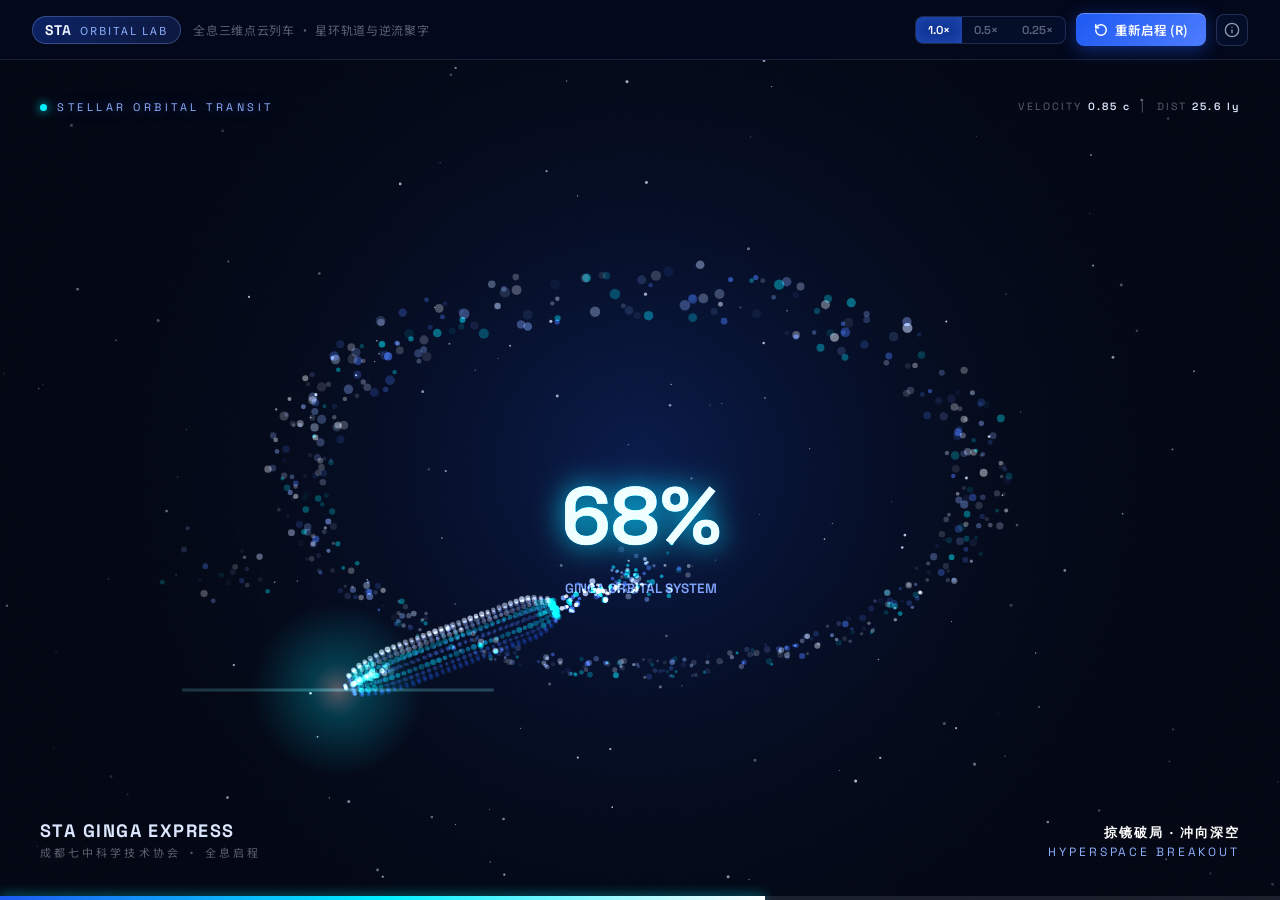
<file: design/stellar-orbital/index.html>
<!DOCTYPE html>
<html lang="zh-CN">
<head>
<meta charset="UTF-8">
<meta name="viewport" content="width=device-width, initial-scale=1.0, maximum-scale=1.0, user-scalable=no">
<title>STA · 全息星环列车开屏实验室 (STELLAR ORBITAL EXPRESS)</title>
<link rel="icon" href="data:image/svg+xml,%3Csvg xmlns='http://www.w3.org/2000/svg' viewBox='0 0 32 32'%3E%3Crect width='32' height='32' rx='8' fill='%231D59F2'/%3E%3Cpath d='M10 21L22 11M22 11h-8m8 0v8' stroke='white' stroke-width='2.6' stroke-linecap='round' stroke-linejoin='round'/%3E%3C/svg%3E">
<link rel="preconnect" href="https://fonts.googleapis.com">
<link rel="preconnect" href="https://fonts.gstatic.com" crossorigin>
<link href="https://fonts.googleapis.com/css2?family=Space+Grotesk:wght@300;400;500;600;700;800&family=Noto+Sans+SC:wght@300;400;500;700;900&display=swap" rel="stylesheet">
<style>
/* ==========================================================================
   1. 基础重置与配色变量 (DESIGN TOKENS)
   ========================================================================== */
:root {
  --bg: #040A1D;
  --bg-deep: #020612;
  --bg-card: rgba(8, 20, 52, 0.72);
  --ink: #EAF2FF;
  --ink-90: rgba(234, 242, 255, 0.9);
  --ink-60: rgba(234, 242, 255, 0.62);
  --ink-40: rgba(234, 242, 255, 0.38);
  --ink-20: rgba(234, 242, 255, 0.16);
  --blue: #1D59F2;
  --blue-bright: #4D7CFF;
  --cyan: #00F0FF;
  --cyan-glow: #7DF9FF;
  --pale: #8FB0FF;
  --sky: #DCE7FF;
  --gold: #FFD166;
  --font-display: 'Space Grotesk', -apple-system, BlinkMacSystemFont, sans-serif;
  --font-body: 'Noto Sans SC', 'PingFang SC', 'Microsoft YaHei', sans-serif;
  --ease-cinematic: cubic-bezier(0.16, 1, 0.3, 1);
  --ease-expo: cubic-bezier(0.19, 1, 0.22, 1);
  --ease-power4: cubic-bezier(0.25, 1, 0.5, 1);
}

*, *::before, *::after {
  margin: 0;
  padding: 0;
  box-sizing: border-box;
  user-select: none;
  -webkit-user-select: none;
}

html, body {
  width: 100%;
  height: 100%;
  overflow: hidden;
  background-color: var(--bg-deep);
  color: var(--ink);
  font-family: var(--font-body);
  -webkit-font-smoothing: antialiased;
  -moz-osx-font-smoothing: grayscale;
}

/* ==========================================================================
   2. 交互控制顶栏 (LAB CONTROL BAR)
   ========================================================================== */
.lab-header {
  position: fixed;
  top: 0;
  left: 0;
  right: 0;
  z-index: 100;
  height: 60px;
  display: flex;
  align-items: center;
  justify-content: space-between;
  padding: 0 clamp(16px, 2.5vw, 36px);
  background: rgba(4, 10, 29, 0.78);
  backdrop-filter: blur(20px) saturate(1.8);
  -webkit-backdrop-filter: blur(20px) saturate(1.8);
  border-bottom: 1px solid rgba(143, 176, 255, 0.14);
}

.brand-badge {
  display: flex;
  align-items: center;
  gap: 12px;
}

.brand-logo-pill {
  display: inline-flex;
  align-items: center;
  gap: 8px;
  padding: 4px 12px;
  background: linear-gradient(135deg, rgba(29, 89, 242, 0.35), rgba(77, 124, 255, 0.15));
  border: 1px solid rgba(143, 176, 255, 0.3);
  border-radius: 999px;
}

.brand-logo-pill b {
  font-family: var(--font-display);
  font-size: 14px;
  font-weight: 700;
  letter-spacing: 0.08em;
  background: linear-gradient(120deg, #FFFFFF, var(--sky));
  -webkit-background-clip: text;
  background-clip: text;
  color: transparent;
}

.brand-logo-pill span {
  font-size: 11px;
  letter-spacing: 0.18em;
  color: var(--pale);
}

.brand-subtitle {
  font-size: 12px;
  color: var(--ink-40);
  letter-spacing: 0.06em;
}

@media (max-width: 768px) {
  .brand-subtitle { display: none; }
}

.lab-controls {
  display: flex;
  align-items: center;
  gap: 10px;
}

.seg-group {
  display: flex;
  background: rgba(8, 20, 52, 0.6);
  border: 1px solid rgba(143, 176, 255, 0.18);
  border-radius: 8px;
  overflow: hidden;
}

.seg-btn {
  background: transparent;
  border: none;
  color: var(--ink-40);
  font-family: var(--font-display);
  font-size: 11.5px;
  font-weight: 600;
  padding: 6px 12px;
  cursor: pointer;
  transition: all 0.2s ease;
}

.seg-btn:hover {
  color: var(--ink);
  background: rgba(29, 89, 242, 0.18);
}

.seg-btn.active {
  color: #FFFFFF;
  background: rgba(29, 89, 242, 0.55);
  box-shadow: inset 0 0 12px rgba(77, 124, 255, 0.35);
}

.btn-primary {
  display: inline-flex;
  align-items: center;
  gap: 7px;
  padding: 7px 18px;
  background: linear-gradient(135deg, var(--blue), var(--blue-bright));
  color: #FFFFFF;
  font-family: var(--font-body);
  font-size: 12.5px;
  font-weight: 600;
  border: none;
  border-radius: 8px;
  cursor: pointer;
  box-shadow: 0 4px 18px rgba(29, 89, 242, 0.45), inset 0 1px 0 rgba(255, 255, 255, 0.3);
  transition: transform 0.15s var(--ease-power4), filter 0.2s;
}

.btn-primary:hover {
  filter: brightness(1.15);
  transform: translateY(-1px);
}

.btn-primary:active {
  transform: scale(0.96);
}

.btn-icon {
  width: 32px;
  height: 32px;
  border-radius: 8px;
  border: 1px solid rgba(143, 176, 255, 0.2);
  background: rgba(8, 20, 52, 0.6);
  color: var(--ink-60);
  display: grid;
  place-items: center;
  cursor: pointer;
  transition: all 0.2s;
}

.btn-icon:hover {
  color: #FFFFFF;
  border-color: rgba(77, 124, 255, 0.6);
  background: rgba(29, 89, 242, 0.25);
}

/* ==========================================================================
   3. 主视口与舞台层级 (STAGE & CURTAIN ARCHITECTURE)
   ========================================================================== */
.viewport {
  position: absolute;
  top: 60px;
  left: 0;
  right: 0;
  bottom: 0;
  overflow: hidden;
  background: radial-gradient(120% 100% at 50% 50%, #07133a 0%, var(--bg-deep) 80%);
}

/* 真实首页假想层 (MOCK HOMEPAGE - 被揭幕的页面) */
.homepage-stage {
  position: absolute;
  inset: 0;
  z-index: 10;
  display: flex;
  flex-direction: column;
  background:
    radial-gradient(85% 65% at 75% 15%, rgba(29, 89, 242, 0.22) 0%, transparent 60%),
    radial-gradient(90% 70% at 15% 85%, rgba(0, 240, 255, 0.12) 0%, transparent 65%),
    var(--bg-deep);
  overflow: hidden;
}

/* 首页粒子网格背景 */
.homepage-canvas {
  position: absolute;
  inset: 0;
  z-index: 1;
  pointer-events: none;
}

/* 首页顶栏与内容 */
.mock-nav {
  position: relative;
  z-index: 5;
  height: 72px;
  display: flex;
  align-items: center;
  justify-content: space-between;
  padding: 0 clamp(24px, 5vw, 80px);
  border-bottom: 1px solid rgba(143, 176, 255, 0.1);
  transform: translateY(-100%);
  opacity: 0;
  transition: transform 0.9s var(--ease-cinematic), opacity 0.8s ease;
}

.mock-nav.entered {
  transform: translateY(0);
  opacity: 1;
}

.mock-nav-logo {
  display: flex;
  align-items: center;
  gap: 12px;
}

.mock-nav-logo .sq {
  width: 32px;
  height: 32px;
  background: linear-gradient(135deg, var(--blue), var(--cyan));
  border-radius: 8px;
  display: grid;
  place-items: center;
  font-family: var(--font-display);
  font-weight: 700;
  font-size: 14px;
  color: #fff;
  box-shadow: 0 0 16px rgba(0, 240, 255, 0.4);
}

.mock-nav-logo .tx b {
  display: block;
  font-size: 13.5px;
  letter-spacing: 0.06em;
}

.mock-nav-logo .tx small {
  font-family: var(--font-display);
  font-size: 9px;
  color: var(--ink-40);
  letter-spacing: 0.18em;
}

.mock-nav-links {
  display: flex;
  gap: 28px;
}

.mock-nav-links a {
  color: var(--ink-60);
  text-decoration: none;
  font-size: 13.5px;
  letter-spacing: 0.04em;
  transition: color 0.2s;
}

.mock-nav-links a:hover {
  color: var(--cyan-glow);
}

.mock-hero {
  position: relative;
  z-index: 5;
  flex: 1;
  display: flex;
  flex-direction: column;
  justify-content: center;
  padding: 0 clamp(24px, 7vw, 120px);
  max-width: 1380px;
  margin: 0 auto;
  width: 100%;
}

.mock-eyebrow {
  display: inline-flex;
  align-items: center;
  gap: 8px;
  width: fit-content;
  padding: 6px 16px;
  background: rgba(29, 89, 242, 0.18);
  border: 1px solid rgba(143, 176, 255, 0.35);
  border-radius: 999px;
  font-family: var(--font-display);
  font-size: 12px;
  font-weight: 600;
  letter-spacing: 0.22em;
  color: var(--sky);
  margin-bottom: 24px;
  transform: translateY(30px);
  opacity: 0;
  transition: transform 0.9s var(--ease-cinematic) 0.15s, opacity 0.8s ease 0.15s;
}

.mock-title {
  font-family: var(--font-display), var(--font-body);
  font-size: clamp(38px, 6.2vw, 76px);
  font-weight: 800;
  line-height: 1.12;
  letter-spacing: -0.01em;
  margin-bottom: 20px;
}

.mock-title .line {
  display: block;
  overflow: hidden;
}

.mock-title .line span {
  display: block;
  transform: translateY(110%);
  transition: transform 1.1s var(--ease-cinematic);
}

.mock-title .line:nth-child(1) span { transition-delay: 0.25s; }
.mock-title .line:nth-child(2) span {
  transition-delay: 0.35s;
  background: linear-gradient(120deg, #FFFFFF 20%, var(--pale) 60%, var(--cyan) 100%);
  -webkit-background-clip: text;
  background-clip: text;
  color: transparent;
}

.mock-desc {
  max-width: 580px;
  font-size: clamp(14px, 1.3vw, 17px);
  color: var(--ink-60);
  line-height: 1.85;
  margin-bottom: 34px;
  transform: translateY(30px);
  opacity: 0;
  transition: transform 0.9s var(--ease-cinematic) 0.45s, opacity 0.8s ease 0.45s;
}

.mock-badges {
  display: flex;
  flex-wrap: wrap;
  gap: 12px;
  transform: translateY(30px);
  opacity: 0;
  transition: transform 0.9s var(--ease-cinematic) 0.55s, opacity 0.8s ease 0.55s;
}

.mock-badge {
  padding: 8px 18px;
  background: var(--bg-card);
  border: 1px solid rgba(143, 176, 255, 0.22);
  border-radius: 10px;
  font-size: 13px;
  color: var(--sky);
  backdrop-filter: blur(10px);
}

.mock-badge b {
  font-family: var(--font-display);
  color: var(--cyan);
  margin-right: 6px;
}

.homepage-stage.entered .mock-eyebrow,
.homepage-stage.entered .mock-desc,
.homepage-stage.entered .mock-badges {
  transform: translateY(0);
  opacity: 1;
}

.homepage-stage.entered .mock-title .line span {
  transform: translateY(0);
}

/* ==========================================================================
   4. 开屏全息幕布 (THE STELLAR ORBITAL CURTAIN)
   ========================================================================== */
.splash-curtain {
  position: absolute;
  inset: 0;
  z-index: 30;
  background: var(--bg-deep);
  will-change: transform, opacity, clip-path;
  transition: opacity 0.8s var(--ease-cinematic), clip-path 0.8s var(--ease-cinematic);
}

.splash-curtain.cleared {
  pointer-events: none;
  opacity: 0;
  clip-path: circle(150% at 50% 50%);
}

.splash-canvas {
  position: absolute;
  inset: 0;
  width: 100%;
  height: 100%;
  display: block;
}

/* 宇宙颗粒与暗角滤镜 */
.cosmic-grain {
  position: absolute;
  inset: -50%;
  z-index: 35;
  pointer-events: none;
  opacity: 0.038;
  background-image: url("data:image/svg+xml,%3Csvg xmlns='http://www.w3.org/2000/svg' width='160' height='160'%3E%3Cfilter id='n'%3E%3CfeTurbulence type='fractalNoise' baseFrequency='0.85' numOctaves='2'/%3E%3C/filter%3E%3Crect width='160' height='160' filter='url(%23n)' opacity='0.7'/%3E%3C/svg%3E");
}

.vignette {
  position: absolute;
  inset: 0;
  z-index: 34;
  pointer-events: none;
  background: radial-gradient(circle at 50% 50%, transparent 50%, rgba(2, 6, 18, 0.75) 100%);
}

/* HUD 遥测信息角标 */
.hud-layer {
  position: absolute;
  inset: 0;
  z-index: 36;
  pointer-events: none;
  padding: clamp(20px, 3.5vw, 40px);
  display: flex;
  flex-direction: column;
  justify-content: space-between;
}

.hud-top {
  display: flex;
  justify-content: space-between;
  align-items: flex-start;
}

.hud-tag {
  font-family: var(--font-display);
  font-size: 11px;
  letter-spacing: 0.32em;
  color: var(--pale);
  text-shadow: 0 0 12px rgba(77, 124, 255, 0.5);
  display: flex;
  align-items: center;
  gap: 10px;
}

.hud-tag::before {
  content: '';
  width: 7px;
  height: 7px;
  background: var(--cyan);
  border-radius: 50%;
  box-shadow: 0 0 10px var(--cyan);
  animation: radarPulse 1.8s ease-in-out infinite;
}

@keyframes radarPulse {
  0%, 100% { transform: scale(1); opacity: 1; }
  50% { transform: scale(1.6); opacity: 0.4; }
}

.hud-status {
  text-align: right;
  font-family: var(--font-display);
  font-size: 10.5px;
  letter-spacing: 0.2em;
  color: var(--ink-40);
}

.hud-status b {
  color: var(--sky);
  font-weight: 600;
}

.hud-bottom {
  display: flex;
  justify-content: space-between;
  align-items: flex-end;
}

.hud-brand {
  font-family: var(--font-display);
  font-size: 18px;
  font-weight: 700;
  letter-spacing: 0.08em;
  color: var(--sky);
}

.hud-brand small {
  display: block;
  font-family: var(--font-body);
  font-size: 11px;
  font-weight: 400;
  letter-spacing: 0.28em;
  color: var(--ink-40);
  margin-top: 2px;
}

.hud-phase {
  font-family: var(--font-display);
  font-size: 12px;
  letter-spacing: 0.24em;
  color: var(--pale);
  text-align: right;
}

.hud-phase-cn {
  font-size: 13px;
  font-weight: 600;
  letter-spacing: 0.16em;
  color: #FFFFFF;
  margin-bottom: 2px;
}

/* 超新星白光爆闪 (SUPERNOVA FLASH) */
.supernova-flash {
  position: absolute;
  inset: 0;
  z-index: 38;
  pointer-events: none;
  background: radial-gradient(circle at 50% 48%, rgba(255, 255, 255, 0.95) 0%, rgba(125, 249, 255, 0.4) 30%, transparent 70%);
  opacity: 0;
  transition: opacity 0.2s ease-out;
}

/* 时间进度滑块与状态条 (BOTTOM PROGRESS SCRUBBER) */
.timeline-bar {
  position: absolute;
  bottom: 0;
  left: 0;
  right: 0;
  height: 4px;
  z-index: 40;
  background: rgba(234, 242, 255, 0.1);
  cursor: pointer;
}

.timeline-fill {
  height: 100%;
  width: 0%;
  background: linear-gradient(90deg, var(--blue), var(--cyan), #FFFFFF);
  box-shadow: 0 0 12px rgba(0, 240, 255, 0.7);
}

/* ==========================================================================
   5. 设计说明抽屉 (DESIGN SPEC DRAWER)
   ========================================================================== */
.drawer-backdrop {
  position: fixed;
  inset: 0;
  z-index: 150;
  background: rgba(2, 6, 18, 0.75);
  backdrop-filter: blur(10px);
  opacity: 0;
  pointer-events: none;
  transition: opacity 0.3s ease;
}

.drawer-backdrop.open {
  opacity: 1;
  pointer-events: auto;
}

.drawer-content {
  position: fixed;
  top: 0;
  right: 0;
  bottom: 0;
  width: min(520px, 92vw);
  z-index: 151;
  background: rgba(7, 18, 51, 0.95);
  border-left: 1px solid rgba(143, 176, 255, 0.2);
  padding: 36px 30px;
  overflow-y: auto;
  transform: translateX(100%);
  transition: transform 0.4s var(--ease-cinematic);
  box-shadow: -10px 0 40px rgba(0, 0, 0, 0.6);
}

.drawer-backdrop.open .drawer-content {
  transform: translateX(0);
}

.drawer-head {
  display: flex;
  justify-content: space-between;
  align-items: center;
  margin-bottom: 28px;
  padding-bottom: 16px;
  border-bottom: 1px solid rgba(143, 176, 255, 0.15);
}

.drawer-head h2 {
  font-family: var(--font-display);
  font-size: 20px;
  font-weight: 700;
  color: #FFFFFF;
}

.drawer-head button {
  background: none;
  border: none;
  color: var(--ink-60);
  font-size: 24px;
  cursor: pointer;
  line-height: 1;
}

.spec-block {
  margin-bottom: 24px;
}

.spec-block h3 {
  font-size: 13px;
  font-weight: 700;
  letter-spacing: 0.12em;
  color: var(--cyan);
  text-transform: uppercase;
  margin-bottom: 8px;
  display: flex;
  align-items: center;
  gap: 8px;
}

.spec-block h3::before {
  content: '';
  width: 4px;
  height: 12px;
  background: var(--blue-bright);
  border-radius: 2px;
}

.spec-block p {
  font-size: 13.5px;
  color: var(--ink-60);
  line-height: 1.8;
}

.spec-list {
  list-style: none;
  display: flex;
  flex-direction: column;
  gap: 10px;
  margin-top: 8px;
}

.spec-list li {
  font-size: 13px;
  color: var(--sky);
  background: rgba(8, 20, 52, 0.5);
  padding: 10px 14px;
  border-radius: 8px;
  border-left: 3px solid var(--blue-bright);
}

.spec-list li b {
  color: #fff;
  font-weight: 600;
}
</style>
</head>
<body>

<!-- 交互控制顶栏 -->
<header class="lab-header">
  <div class="brand-badge">
    <div class="brand-logo-pill">
      <b>STA</b>
      <span>ORBITAL LAB</span>
    </div>
    <span class="brand-subtitle">全息三维点云列车 · 星环轨道与逆流聚字</span>
  </div>

  <div class="lab-controls">
    <div class="seg-group" id="speedSeg">
      <button class="seg-btn active" data-speed="1">1.0×</button>
      <button class="seg-btn" data-speed="0.5">0.5×</button>
      <button class="seg-btn" data-speed="0.25">0.25×</button>
    </div>

    <button class="btn-primary" id="btnReplay">
      <svg width="14" height="14" viewBox="0 0 24 24" fill="none" stroke="currentColor" stroke-width="2.5" stroke-linecap="round" stroke-linejoin="round"><path d="M3 12a9 9 0 1 0 9-9 9.75 9.75 0 0 0-6.74 2.74L3 8"/><path d="M3 3v5h5"/></svg>
      重新启程 (R)
    </button>

    <button class="btn-icon" id="btnInfo" title="查看设计方案详情">
      <svg width="16" height="16" viewBox="0 0 24 24" fill="none" stroke="currentColor" stroke-width="2" stroke-linecap="round" stroke-linejoin="round"><circle cx="12" cy="12" r="10"/><path d="M12 16v-4"/><path d="M12 8h.01"/></svg>
    </button>
  </div>
</header>

<!-- 主视口 -->
<main class="viewport" id="viewport">

  <!-- 站点假想页 (被揭幕的真实首页) -->
  <div class="homepage-stage" id="mockHome">
    <canvas class="homepage-canvas" id="homeCanvas"></canvas>
    
    <nav class="mock-nav" id="mockNav">
      <div class="mock-nav-logo">
        <div class="sq">STA</div>
        <div class="tx">
          <b>成都七中科学技术协会</b>
          <small>SCIENCE &amp; TECHNOLOGY ASSOCIATION</small>
        </div>
      </div>
      <div class="mock-nav-links">
        <a href="#about">关于我们</a>
        <a href="#history">历史沿革</a>
        <a href="#org">组织架构</a>
        <a href="#depts">部门介绍</a>
        <a href="#events">品牌活动</a>
      </div>
    </nav>

    <div class="mock-hero">
      <div class="mock-eyebrow">CHENGDU NO.7 HIGH SCHOOL · SINCE 1999</div>
      <h1 class="mock-title">
        <div class="line"><span>探索未知边疆，</span></div>
        <div class="line"><span>点亮少年极客星火。</span></div>
      </h1>
      <p class="mock-desc">
        四川省首个高中生科技类学生组织。集结编程、机器人、人工智能、新媒体与创客先锋，以好奇心驱动每一次突破与创造。
      </p>
      <div class="mock-badges">
        <div class="mock-badge"><b>25+</b> 载卓越传承</div>
        <div class="mock-badge"><b>6</b> 大核心技术部门</div>
        <div class="mock-badge"><b>1000+</b> 极客校友网络</div>
        <div class="mock-badge"><b>30+</b> 顶尖科创赛事荣誉</div>
      </div>
    </div>
  </div>

  <!-- 开屏全息幕布层 -->
  <div class="splash-curtain" id="splashCurtain">
    <canvas class="splash-canvas" id="splashCanvas"></canvas>
    <div class="cosmic-grain"></div>
    <div class="vignette"></div>

    <div class="hud-layer">
      <div class="hud-top">
        <div class="hud-tag">STELLAR ORBITAL TRANSIT</div>
        <div class="hud-status">
          VELOCITY <b id="hudVel">0.00 c</b> &nbsp;|&nbsp; DIST <b id="hudDist">0.0 ly</b>
        </div>
      </div>

      <div class="hud-bottom">
        <div class="hud-brand">
          STA GINGA EXPRESS
          <small>成都七中科学技术协会 · 全息启程</small>
        </div>
        <div class="hud-phase">
          <div class="hud-phase-cn" id="hudPhaseCn">星环共振 · 启程</div>
          <span id="hudPhaseEn">ORBITAL RESONANCE</span>
        </div>
      </div>
    </div>

    <div class="supernova-flash" id="supernovaFlash"></div>
    <div class="timeline-bar" id="timelineBar" title="点击或拖动跳转进度">
      <div class="timeline-fill" id="timelineFill"></div>
    </div>
  </div>

</main>

<!-- 设计说明抽屉 -->
<div class="drawer-backdrop" id="drawerBackdrop">
  <div class="drawer-content">
    <div class="drawer-head">
      <h2>全息星环列车 · 设计全景</h2>
      <button id="btnCloseDrawer">&times;</button>
    </div>

    <div class="spec-block">
      <h3>01 · 纯三维体积点云列车 (Point Cloud Entity)</h3>
      <p>
        告别传统平面贴图与 SVG，列车本体由 <b>2,800+ 个发光三维粒子</b> 精密构建。包含流线型子弹头导流罩、双排座舱舷窗光带、车脊高亮结构线与受电弓电弧闪烁。
      </p>
      <ul class="spec-list">
        <li><b>真实空间透视</b>：依据 <code>Scale = f / z</code> 严密计算，近景掠过时车身剧烈放大，转弯时呈现自然的空气动力学倾侧（Centrifugal Banking）。</li>
        <li><b>超新星双大灯</b>：车头搭载前向三维立体光锥与 Lens Flare 漫射晕影。</li>
      </ul>
    </div>

    <div class="spec-block">
      <h3>02 · 单一构图与星环绕行 (Orbital Composition)</h3>
      <p>
        居中后仰 58° 的巨大三维立体星环，既是空间星门轨道，也是加载进度的可视化载体。
      </p>
      <ul class="spec-list">
        <li><b>0.0s – 2.8s</b>：列车贴环逆时针绕行整整一周，从远端微光逐渐飙升至近景前景，产生磅礴的尺度压迫感。</li>
        <li><b>环心 HUD</b>：三维空间居中悬浮呼吸的 Space Grotesk 字体百分比进度。</li>
      </ul>
    </div>

    <div class="spec-block">
      <h3>03 · 左下掠入与右上狂飙 (Slingshot Breakout)</h3>
      <p>
        <b>2.8s – 3.8s</b>：列车脱离星环引力，沿三次贝塞尔加速曲线从<b>屏幕左下角近景猛烈掠入</b>，车头昂扬，以极具冲击力的对角线姿态<b>全速冲向右上角深空</b>，伴随动态镜头震颤与风阻光线。
      </p>
    </div>

    <div class="spec-block">
      <h3>04 · 星尘逆流与 STA 凝聚 (Reverse Morphing)</h3>
      <p>
        <b>3.8s – 4.8s</b>：列车在右上角超光速瓦解，中心激活强引力奇点。万千金色与冰蓝星尘受引力漩涡召唤<b>逆流倒卷</b>，在弹簧阻尼物理场中精准咬合重构为巨型<b>「STA」</b>徽标！
      </p>
    </div>

    <div class="spec-block">
      <h3>05 · 超新星爆闪与首页无缝揭幕 (Seamless Handshake)</h3>
      <p>
        <b>4.8s – 5.4s</b>：中央「STA」爆发纯白冲击波光环，幕布以柔和的漫反射光晕淡出，首页导航栏从天而降，主标题文字交错上浮，背景星尘与首页交互 Canvas 无缝接力。
      </p>
    </div>
  </div>
</div>

<script>
/* ==========================================================================
   6. 核心渲染与动力学引擎 (STELLAR ORBITAL ENGINE)
   ========================================================================== */
(function () {
  'use strict';

  // ------------------------------------------------------------------------
  // 数学与缓动工具函数
  // ------------------------------------------------------------------------
  const clamp = (v, min, max) => Math.max(min, Math.min(max, v));
  const lerp = (a, b, n) => a + (b - a) * n;
  const rnd = (min, max) => min + Math.random() * (max - min);

  function easeInOutCubic(x) {
    return x < 0.5 ? 4 * x * x * x : 1 - Math.pow(-2 * x + 2, 3) / 2;
  }
  function easeOutExpo(x) {
    return x === 1 ? 1 : 1 - Math.pow(2, -10 * x);
  }
  function easeInExpo(x) {
    return x === 0 ? 0 : Math.pow(2, 10 * x - 10);
  }

  // ------------------------------------------------------------------------
  // DOM 节点与全局状态
  // ------------------------------------------------------------------------
  const splashCurtain = document.getElementById('splashCurtain');
  const splashCanvas = document.getElementById('splashCanvas');
  const mockHome = document.getElementById('mockHome');
  const mockNav = document.getElementById('mockNav');
  const homeCanvas = document.getElementById('homeCanvas');
  const supernovaFlash = document.getElementById('supernovaFlash');
  const timelineBar = document.getElementById('timelineBar');
  const timelineFill = document.getElementById('timelineFill');

  const hudVel = document.getElementById('hudVel');
  const hudDist = document.getElementById('hudDist');
  const hudPhaseCn = document.getElementById('hudPhaseCn');
  const hudPhaseEn = document.getElementById('hudPhaseEn');

  const btnReplay = document.getElementById('btnReplay');
  const btnInfo = document.getElementById('btnInfo');
  const speedSeg = document.getElementById('speedSeg');
  const drawerBackdrop = document.getElementById('drawerBackdrop');
  const btnCloseDrawer = document.getElementById('btnCloseDrawer');

  const ctx = splashCanvas.getContext('2d');
  const hCtx = homeCanvas.getContext('2d');

  let W = window.innerWidth;
  let H = window.innerHeight;
  let dpr = Math.min(window.devicePixelRatio || 1, 2);

  const TOTAL_DURATION = 5.2; // 总时长 5.2 秒
  let playbackSpeed = 1.0;
  let simTime = 0.0;
  let isFinished = false;
  let isScrubbing = false;
  let lastTimestamp = 0;

  // ------------------------------------------------------------------------
  // 三维相机与透视投影矩阵 (3D CAMERA & PERSPECTIVE)
  // ------------------------------------------------------------------------
  const cam = {
    x: 0,
    y: 18,
    z: -620,
    yaw: 0,
    pitch: 0,
    roll: 0,
    shakeX: 0,
    shakeY: 0
  };

  function lookAt(tx, ty, tz) {
    const dx = tx - cam.x;
    const dy = ty - cam.y;
    const dz = tz - cam.z;
    cam.yaw = Math.atan2(dx, dz);
    cam.pitch = Math.atan2(dy, Math.hypot(dx, dz));
  }

  function project3D(x, y, z) {
    // 加上相机震颤
    let dx = x - (cam.x + cam.shakeX);
    let dy = y - (cam.y + cam.shakeY);
    let dz = z - cam.z;

    // Yaw 旋转 (Y轴)
    const cy = Math.cos(cam.yaw), sy = Math.sin(cam.yaw);
    const x1 = dx * cy - dz * sy;
    const z1 = dx * sy + dz * cy;

    // Pitch 旋转 (X轴)
    const cp = Math.cos(cam.pitch), sp = Math.sin(cam.pitch);
    const y1 = dy * cp - z1 * sp;
    const z2 = dy * sp + z1 * cp;

    if (z2 < 30) return null; // 近剪裁面

    const focal = H * 1.12;
    const scale = focal / z2;

    return {
      x: W / 2 + x1 * scale,
      y: H / 2 - y1 * scale,
      scale: scale,
      zDepth: z2
    };
  }

  // ------------------------------------------------------------------------
  // 几何系统 1：居中倾斜三维星环 (3D INCLINED STARGATE RING)
  // ------------------------------------------------------------------------
  const RING_RADIUS = 210;
  const RING_TILT = -56 * Math.PI / 180; // 绕 X 轴后仰 56°
  const cosT = Math.cos(RING_TILT);
  const sinT = Math.sin(RING_TILT);

  function getRingPoint(theta, r = RING_RADIUS, zOffset = 50) {
    // 基础圆方程在 X-Y 平面，应用后仰旋转
    const rawX = Math.cos(theta) * r;
    const rawY = Math.sin(theta) * r;
    return [
      rawX,
      rawY * cosT,
      zOffset + rawY * sinT
    ];
  }

  // ------------------------------------------------------------------------
  // 几何系统 2：三维全息体积点云列车构建 (POINT CLOUD TRAIN MODEL)
  // ------------------------------------------------------------------------
  const trainParticles = [];
  const TRAIN_LENGTH = 165;
  const TRAIN_RADIUS = 16.5;

  (function buildTrainPointCloud() {
    const NUM_RIBS = 36;
    const POINTS_PER_RIB = 18;

    for (let i = 0; i < NUM_RIBS; i++) {
      const u = i / (NUM_RIBS - 1);
      const lx = -TRAIN_LENGTH / 2 + TRAIN_LENGTH * u; // 车身局部 x (-L/2 到 +L/2，车头在 +x)

      // 车头流线型与车尾微收缩半径曲线
      let ry = TRAIN_RADIUS;
      let rz = TRAIN_RADIUS * 0.92;

      if (u > 0.70) {
        const k = (u - 0.70) / 0.30;
        // 子弹头锥形抛物线
        const taper = Math.sqrt(Math.max(0, 1 - k * k)) * 0.92 + 0.08;
        ry = TRAIN_RADIUS * taper;
        rz = TRAIN_RADIUS * 0.92 * taper;
      } else if (u < 0.12) {
        const k = u / 0.12;
        ry = TRAIN_RADIUS * (0.6 + 0.4 * Math.sin(k * Math.PI / 2));
        rz = rz * (0.6 + 0.4 * Math.sin(k * Math.PI / 2));
      }

      for (let j = 0; j < POINTS_PER_RIB; j++) {
        const phi = (j / POINTS_PER_RIB) * Math.PI * 2;
        const ly = ry * Math.sin(phi);
        const lz = rz * Math.cos(phi);

        let color = '#4D7CFF';
        let alpha = 0.55;
        let pSize = rnd(0.9, 1.6);
        let isGlow = false;

        // 车脊高亮线 (Top Spine)
        if (ly > TRAIN_RADIUS * 0.45 && Math.abs(lz) < TRAIN_RADIUS * 0.5) {
          color = '#EAF2FF';
          alpha = 0.85;
          pSize = rnd(1.3, 2.0);
          isGlow = true;
        }
        // 两侧客舱舷窗光带 (Side Windows)
        if (Math.abs(ly) < 5.0 && Math.abs(lz) > TRAIN_RADIUS * 0.52) {
          color = '#00F0FF';
          alpha = 0.95;
          pSize = rnd(1.4, 2.2);
          isGlow = true;
        }
        // 车底裙板暗调 (Underbody Skirt)
        if (ly < -TRAIN_RADIUS * 0.6) {
          color = '#1D59F2';
          alpha = 0.35;
        }

        trainParticles.push({
          x: lx,
          y: ly,
          z: lz,
          c: color,
          a: alpha,
          s: pSize,
          isGlow: isGlow
        });
      }
    }

    // 驾驶舱内部高亮全息星核 (Cockpit Core)
    for (let k = 0; k < 28; k++) {
      const ku = rnd(0.78, 0.98);
      trainParticles.push({
        x: -TRAIN_LENGTH / 2 + TRAIN_LENGTH * ku,
        y: rnd(-3, 8) * (1 - (ku - 0.78) / 0.2),
        z: rnd(-6, 6) * (1 - (ku - 0.78) / 0.2),
        c: k % 4 === 0 ? '#FFFFFF' : '#7DF9FF',
        a: 0.95,
        s: rnd(1.2, 2.2),
        isGlow: true
      });
    }

    // 双推进器尾喷环 (Dual Tail Thrusters)
    for (let k = 0; k < 36; k++) {
      const phi = (k / 18) * Math.PI * 2;
      const r = (k < 18 ? 4.5 : 7.0);
      trainParticles.push({
        x: -TRAIN_LENGTH / 2 - rnd(1, 4),
        y: Math.sin(phi) * r,
        z: Math.cos(phi) * r,
        c: '#00F0FF',
        a: 0.9,
        s: rnd(1.4, 2.5),
        isGlow: true
      });
    }
  })();

  // ------------------------------------------------------------------------
  // 几何系统 3：星环轨道尘埃与深空恒星
  // ------------------------------------------------------------------------
  const NUM_RING_DUST = 550;
  const ringDust = [];
  const DUST_COLORS = ['#8FB0FF', '#4D7CFF', '#00F0FF', '#CFE0FF', '#FFFFFF'];

  for (let i = 0; i < NUM_RING_DUST; i++) {
    ringDust.push({
      theta: Math.random() * Math.PI * 2,
      rOffset: rnd(-18, 18),
      speed: rnd(0.06, 0.18) * (Math.random() < 0.85 ? -1 : 1),
      color: DUST_COLORS[(Math.random() * DUST_COLORS.length) | 0],
      alpha: rnd(0.18, 0.55),
      size: rnd(0.8, 2.0),
      twinkle: rnd(0, 10)
    });
  }

  const NUM_BG_STARS = 160;
  const bgStars = [];
  for (let i = 0; i < NUM_BG_STARS; i++) {
    bgStars.push({
      x: Math.random(),
      y: Math.random(),
      r: rnd(0.4, 1.6),
      twinkle: rnd(0, 10)
    });
  }

  // ------------------------------------------------------------------------
  // 粒子系统：离子尾焰、解体飞溅与 STA 逆流汇聚
  // ------------------------------------------------------------------------
  let trailParticles = [];
  let burstSparks = [];
  let staGatherParticles = [];
  let staSampledPoints = [];
  let hasSampledSTA = false;
  let staFormed = false;

  // 离屏 Canvas 高精度采样 "STA" 几何点阵
  async function sampleSTAText() {
    try {
      await document.fonts.load('800 180px "Space Grotesk"');
    } catch (e) {}

    const offW = 900, offH = 260;
    const offCanvas = document.createElement('canvas');
    offCanvas.width = offW;
    offCanvas.height = offH;
    const octx = offCanvas.getContext('2d', { willReadFrequently: true });

    octx.font = '800 190px "Space Grotesk", sans-serif';
    octx.textAlign = 'center';
    octx.textBaseline = 'middle';
    octx.fillStyle = '#FFFFFF';
    octx.fillText('STA', offW / 2, offH / 2);

    const imgData = octx.getImageData(0, 0, offW, offH).data;
    const pts = [];
    const step = 4; // 采样步长

    for (let y = 0; y < offH; y += step) {
      for (let x = 0; x < offW; x += step) {
        const idx = (y * offW + x) * 4;
        if (imgData[idx + 3] > 120) {
          pts.push([x - offW / 2, y - offH / 2]);
        }
      }
    }

    // 随机打乱点顺序
    for (let i = pts.length - 1; i > 0; i--) {
      const j = (Math.random() * (i + 1)) | 0;
      [pts[i], pts[j]] = [pts[j], pts[i]];
    }

    staSampledPoints = pts;
    hasSampledSTA = true;
  }
  sampleSTAText();

  // ------------------------------------------------------------------------
  // 姿态与动力学解算 (FRENET-SERRET FRAME & CENTRIFUGAL BANKING)
  // ------------------------------------------------------------------------
  function calcPoseAt(pointGetter, param, dt = 0.02, bankAngle = 0.32) {
    const P = pointGetter(param);
    const P_next = pointGetter(param + dt);

    // 切线向量 T (Forward)
    let Tx = P_next[0] - P[0];
    let Ty = P_next[1] - P[1];
    let Tz = P_next[2] - P[2];
    const lenT = Math.hypot(Tx, Ty, Tz) || 1;
    Tx /= lenT; Ty /= lenT; Tz /= lenT;

    // 副法线 R0 = (0, 1, 0) x T
    let Rx0 = Tz, Ry0 = 0, Rz0 = -Tx;
    const lenR = Math.hypot(Rx0, Ry0, Rz0) || 1;
    Rx0 /= lenR; Ry0 /= lenR; Rz0 /= lenR;

    // 上向量 U0 = T x R0
    let Ux0 = Ty * Rz0 - Tz * Ry0;
    let Uy0 = Tz * Rx0 - Tx * Rz0;
    let Uz0 = Tx * Ry0 - Ty * Rx0;

    // 施加向心倾侧角 (Centrifugal Roll)
    const cosB = Math.cos(bankAngle), sinB = Math.sin(bankAngle);
    const Ux = Ux0 * cosB + Rx0 * sinB;
    const Uy = Uy0 * cosB + Ry0 * sinB;
    const Uz = Uz0 * cosB + Rz0 * sinB;

    const Rx = Rx0 * cosB - Ux0 * sinB;
    const Ry = Ry0 * cosB - Uy0 * sinB;
    const Rz = Rz0 * cosB - Uz0 * sinB;

    return {
      pos: P,
      T: [Tx, Ty, Tz],
      U: [Ux, Uy, Uz],
      R: [Rx, Ry, Rz]
    };
  }

  function transformToWorld(pose, lx, ly, lz) {
    return [
      pose.pos[0] + pose.T[0] * lx + pose.U[0] * ly + pose.R[0] * lz,
      pose.pos[1] + pose.T[1] * lx + pose.U[1] * ly + pose.R[1] * lz,
      pose.pos[2] + pose.T[2] * lx + pose.U[2] * ly + pose.R[2] * lz
    ];
  }

  // ------------------------------------------------------------------------
  // 轨迹分段与时间线分镜规划 (TIMELINE CHOREOGRAPHY)
  // ------------------------------------------------------------------------
  const T_RING_BORN = 0.75;
  const T_ORBIT_START = 0.40;
  const T_ORBIT_END = 2.80;
  const T_BREAKOUT_START = 2.80;
  const T_BREAKOUT_END = 3.70;
  const T_GATHER_START = 3.70;
  const T_GATHER_LOCK = 4.55;
  const T_SUPERNOVA = 4.60;
  const T_TRANSITION_END = 5.20;

  // 环形轨道起点和角度跨度 (逆时针绕行整整一周)
  const THETA_START = 210 * Math.PI / 180;
  const THETA_SWEEP = -340 * Math.PI / 180;

  // 左下到右上冲刺的贝塞尔曲线控制点
  const BREAKOUT_P0 = getRingPoint(THETA_START + THETA_SWEEP, RING_RADIUS, 50);
  const BREAKOUT_P1 = [-480, -220, 110]; // 掠入左下近景
  const BREAKOUT_P2 = [-80, 120, 40];    // 狂飙中段
  const BREAKOUT_P3 = [1100, 720, -180]; // 冲向右上深空

  function getBreakoutPoint(u) {
    const inv = 1 - u;
    const b0 = inv * inv * inv;
    const b1 = 3 * inv * inv * u;
    const b2 = 3 * inv * u * u;
    const b3 = u * u * u;

    return [
      b0 * BREAKOUT_P0[0] + b1 * BREAKOUT_P1[0] + b2 * BREAKOUT_P2[0] + b3 * BREAKOUT_P3[0],
      b0 * BREAKOUT_P0[1] + b1 * BREAKOUT_P1[1] + b2 * BREAKOUT_P2[1] + b3 * BREAKOUT_P3[1],
      b0 * BREAKOUT_P0[2] + b1 * BREAKOUT_P1[2] + b2 * BREAKOUT_P2[2] + b3 * BREAKOUT_P3[2]
    ];
  }

  // ------------------------------------------------------------------------
  // 核心渲染主循环 (ANIMATION RENDER FRAME)
  // ------------------------------------------------------------------------
  function renderFrame(time, dt) {
    ctx.clearRect(0, 0, W, H);

    // 1. 相机动态呼吸与震颤
    cam.z = -620 + (time / TOTAL_DURATION) * 45;
    lookAt(0, 12, 50);

    // 冲刺与爆闪阶段的相机震颤
    if (time >= T_BREAKOUT_START && time < T_GATHER_START) {
      const shakeAmp = Math.sin((time - T_BREAKOUT_START) / (T_BREAKOUT_END - T_BREAKOUT_START) * Math.PI) * 4.5;
      cam.shakeX = (Math.random() - 0.5) * shakeAmp;
      cam.shakeY = (Math.random() - 0.5) * shakeAmp;
    } else if (time >= T_SUPERNOVA && time < T_SUPERNOVA + 0.35) {
      const shakeAmp = (1 - (time - T_SUPERNOVA) / 0.35) * 6.0;
      cam.shakeX = (Math.random() - 0.5) * shakeAmp;
      cam.shakeY = (Math.random() - 0.5) * shakeAmp;
    } else {
      cam.shakeX = 0;
      cam.shakeY = 0;
    }

    // 2. 绘制深空背景微光与闪烁星点
    const bgGrad = ctx.createRadialGradient(W / 2, H * 0.45, 20, W / 2, H * 0.45, H * 0.75);
    bgGrad.addColorStop(0, 'rgba(29, 89, 242, 0.24)');
    bgGrad.addColorStop(0.5, 'rgba(11, 29, 82, 0.15)');
    bgGrad.addColorStop(1, 'rgba(2, 6, 18, 0)');
    ctx.fillStyle = bgGrad;
    ctx.fillRect(0, 0, W, H);

    for (const st of bgStars) {
      const alpha = 0.25 + 0.6 * Math.abs(Math.sin(time * 1.2 + st.twinkle));
      ctx.fillStyle = `rgba(214, 228, 255, ${alpha.toFixed(2)})`;
      ctx.beginPath();
      ctx.arc(st.x * W, st.y * H, st.r, 0, Math.PI * 2);
      ctx.fill();
    }

    // 3. 计算时间状态与进度参数
    const progress = clamp(time / TOTAL_DURATION, 0, 1);
    timelineFill.style.width = (progress * 100).toFixed(1) + '%';

    // HUD 数据更新
    let currentVel = 0;
    let currentDist = (progress * 42.8).toFixed(1);

    if (time < T_ORBIT_END) {
      const u = clamp((time - T_ORBIT_START) / (T_ORBIT_END - T_ORBIT_START), 0, 1);
      currentVel = (0.2 + easeInOutCubic(u) * 0.65).toFixed(2);
      hudPhaseCn.textContent = '星环绕行 · 巨构压迫';
      hudPhaseEn.textContent = 'ORBITAL CIRCUMNITRATION';
    } else if (time < T_GATHER_START) {
      const u = clamp((time - T_BREAKOUT_START) / (T_BREAKOUT_END - T_BREAKOUT_START), 0, 1);
      currentVel = (0.85 + easeInExpo(u) * 0.14).toFixed(2);
      hudPhaseCn.textContent = '掠镜破局 · 冲向深空';
      hudPhaseEn.textContent = 'HYPERSPACE BREAKOUT';
    } else if (time < T_SUPERNOVA) {
      currentVel = '0.99';
      hudPhaseCn.textContent = '星尘逆流 · STA 凝聚';
      hudPhaseEn.textContent = 'STARDUST CONVERGENCE';
    } else {
      currentVel = 'ARRIVED';
      hudPhaseCn.textContent = '超新星爆闪 · 启程七中';
      hudPhaseEn.textContent = 'WELCOME TO STA';
    }

    hudVel.textContent = currentVel === 'ARRIVED' ? 'ARRIVED' : currentVel + ' c';
    hudDist.textContent = currentDist + ' ly';

    // 4. 绘制星环粒子 (3D STARGATE RING)
    ctx.globalCompositeOperation = 'lighter';
    const ringFormK = easeOutExpo(clamp(time / T_RING_BORN, 0, 1));
    const ringFadeOut = time >= T_SUPERNOVA ? Math.max(0, 1 - (time - T_SUPERNOVA) / 0.4) : 1;

    for (const d of ringDust) {
      d.theta += d.speed * dt;
      const currentR = RING_RADIUS * (0.6 + 0.4 * ringFormK) + d.rOffset * ringFormK;
      const pt3D = getRingPoint(d.theta, currentR, 50);
      const pr = project3D(pt3D[0], pt3D[1], pt3D[2]);

      if (pr) {
        const tw = 0.6 + 0.4 * Math.sin(time * 2.0 + d.twinkle);
        ctx.globalAlpha = d.alpha * tw * ringFormK * ringFadeOut;
        ctx.fillStyle = d.color;
        ctx.beginPath();
        ctx.arc(pr.x, pr.y, Math.max(0.6, pr.scale * d.size * 1.25), 0, Math.PI * 2);
        ctx.fill();
      }
    }

    // 5. 环心悬浮百分比 HUD (3D FLOATING HUD)
    if (time > T_RING_BORN * 0.6 && time < T_BREAKOUT_END) {
      const center3D = getRingPoint(0, 0, 50);
      const cpr = project3D(center3D[0], center3D[1], center3D[2]);
      const fadeHUD = Math.min(
        clamp((time - T_RING_BORN * 0.6) / 0.4, 0, 1),
        1 - clamp((time - (T_BREAKOUT_END - 0.3)) / 0.3, 0, 1)
      );

      if (cpr && fadeHUD > 0) {
        ctx.save();
        ctx.globalAlpha = fadeHUD;
        const pctNum = Math.round(clamp(time / T_GATHER_LOCK, 0, 1) * 100);

        ctx.font = `700 ${Math.max(48, H * 0.09)}px "Space Grotesk", sans-serif`;
        ctx.textAlign = 'center';
        ctx.textBaseline = 'middle';
        ctx.shadowColor = 'rgba(0, 240, 255, 0.85)';
        ctx.shadowBlur = 28;
        ctx.fillStyle = '#EAF2FF';
        ctx.fillText(String(pctNum).padStart(2, '0') + '%', cpr.x, cpr.y - 8);

        ctx.shadowBlur = 0;
        ctx.font = `600 ${Math.max(10, H * 0.015)}px "Space Grotesk", sans-serif`;
        ctx.fillStyle = 'rgba(143, 176, 255, 0.85)';
        ctx.fillText('GINGA ORBITAL SYSTEM', cpr.x, cpr.y + H * 0.065);
        ctx.restore();
      }
    }

    // 6. 列车解算与点云渲染 (TRAIN RENDERING)
    let currentPose = null;
    let isTrainVisible = false;
    let trainAlpha = 1.0;

    if (time >= T_ORBIT_START && time < T_BREAKOUT_START) {
      // 阶段 1：贴环绕行
      isTrainVisible = true;
      const u = clamp((time - T_ORBIT_START) / (T_ORBIT_END - T_ORBIT_START), 0, 1);
      const easedU = easeInOutCubic(u);
      const theta = THETA_START + THETA_SWEEP * easedU;
      currentPose = calcPoseAt((th) => getRingPoint(th, RING_RADIUS, 50), theta, 0.015, 0.36);
    } else if (time >= T_BREAKOUT_START && time < T_BREAKOUT_END + 0.15) {
      // 阶段 2：左下冲向右上
      isTrainVisible = true;
      const u = clamp((time - T_BREAKOUT_START) / (T_BREAKOUT_END - T_BREAKOUT_START), 0, 1);
      const easedU = easeInExpo(u);
      currentPose = calcPoseAt(getBreakoutPoint, easedU, 0.012, 0.55);
      trainAlpha = 1.0 - clamp((time - T_BREAKOUT_END) / 0.15, 0, 1);
    }

    if (isTrainVisible && currentPose && trainAlpha > 0.01) {
      // 渲染列车三维粒子
      const numPts = trainParticles.length;
      for (let i = 0; i < numPts; i++) {
        const pt = trainParticles[i];
        const worldPt = transformToWorld(currentPose, pt.x, pt.y, pt.z);
        const pr = project3D(worldPt[0], worldPt[1], worldPt[2]);

        if (pr) {
          const depthFactor = clamp((pr.scale - 0.7) / 1.5, 0.4, 1.3);
          const twinkle = pt.isGlow ? 0.8 + 0.2 * Math.sin(time * 6 + i) : 1;
          ctx.globalAlpha = Math.min(1, pt.a * depthFactor * trainAlpha * twinkle);
          ctx.fillStyle = pt.c;

          const renderR = Math.max(0.65, pr.scale * pt.s * 1.15);
          ctx.beginPath();
          ctx.arc(pr.x, pr.y, renderR, 0, Math.PI * 2);
          ctx.fill();
        }
      }

      // 车头超新星大灯光晕 (SUPERNOVA HEADLIGHT FLARE)
      const headLampPos = transformToWorld(currentPose, TRAIN_LENGTH / 2 + 6, 0, 0);
      const headPr = project3D(headLampPos[0], headLampPos[1], headLampPos[2]);

      if (headPr && trainAlpha > 0.1) {
        ctx.save();
        const flareR = headPr.scale * 65;
        const flareGrad = ctx.createRadialGradient(headPr.x, headPr.y, 2, headPr.x, headPr.y, flareR);
        flareGrad.addColorStop(0, `rgba(255, 255, 255, ${(0.9 * trainAlpha).toFixed(2)})`);
        flareGrad.addColorStop(0.3, `rgba(0, 240, 255, ${(0.6 * trainAlpha).toFixed(2)})`);
        flareGrad.addColorStop(1, 'rgba(0, 240, 255, 0)');
        ctx.fillStyle = flareGrad;
        ctx.beginPath();
        ctx.arc(headPr.x, headPr.y, flareR, 0, Math.PI * 2);
        ctx.fill();

        // 横向变形光芒 (Anamorphic Streak)
        ctx.strokeStyle = `rgba(125, 249, 255, ${(0.7 * trainAlpha).toFixed(2)})`;
        ctx.lineWidth = Math.max(1, headPr.scale * 2.2);
        ctx.beginPath();
        ctx.moveTo(headPr.x - flareR * 1.8, headPr.y);
        ctx.lineTo(headPr.x + flareR * 1.8, headPr.y);
        ctx.stroke();
        ctx.restore();
      }

      // 产生离子尾焰火花 (PLASMA EMISSION)
      if (time < T_BREAKOUT_END) {
        const tailPos = transformToWorld(currentPose, -TRAIN_LENGTH / 2 - 4, 0, 0);
        const emitCount = time >= T_BREAKOUT_START ? 18 : 6;

        for (let e = 0; e < emitCount; e++) {
          trailParticles.push({
            x: tailPos[0] + rnd(-6, 6),
            y: tailPos[1] + rnd(-6, 6),
            z: tailPos[2] + rnd(-6, 6),
            vx: -currentPose.T[0] * rnd(140, 320) + rnd(-35, 35),
            vy: -currentPose.T[1] * rnd(140, 320) + rnd(-35, 35),
            vz: -currentPose.T[2] * rnd(140, 320) + rnd(-35, 35),
            life: rnd(0.4, 0.95),
            age: 0,
            color: DUST_COLORS[(Math.random() * DUST_COLORS.length) | 0],
            size: rnd(1.0, 2.4)
          });
        }
      }

      // 冲出屏幕时的瓦解爆发飞溅 (BREAKOUT DISINTEGRATION)
      if (time >= T_BREAKOUT_END - 0.25 && burstSparks.length < 320) {
        for (let k = 0; k < 15; k++) {
          const samplePt = trainParticles[(Math.random() * trainParticles.length) | 0];
          const wPt = transformToWorld(currentPose, samplePt.x, samplePt.y, samplePt.z);
          burstSparks.push({
            x: wPt[0],
            y: wPt[1],
            z: wPt[2],
            vx: currentPose.T[0] * rnd(200, 600) + rnd(-120, 120),
            vy: currentPose.T[1] * rnd(200, 600) + rnd(-120, 120),
            vz: currentPose.T[2] * rnd(200, 600) + rnd(-120, 120),
            life: rnd(0.6, 1.2),
            age: 0,
            color: samplePt.c,
            size: rnd(1.2, 2.6)
          });
        }
      }
    }

    // 7. 更新并绘制尾焰与瓦解火花 (TRAIL & SPARKS)
    for (let i = trailParticles.length - 1; i >= 0; i--) {
      const tp = trailParticles[i];
      tp.age += dt;
      if (tp.age >= tp.life) {
        trailParticles.splice(i, 1);
        continue;
      }
      tp.x += tp.vx * dt;
      tp.y += tp.vy * dt;
      tp.z += tp.vz * dt;
      tp.vx *= 0.94;
      tp.vy *= 0.94;
      tp.vz *= 0.94;

      const pr = project3D(tp.x, tp.y, tp.z);
      if (pr) {
        const fade = (1 - tp.age / tp.life) * 0.85;
        ctx.globalAlpha = fade;
        ctx.fillStyle = tp.color;
        ctx.beginPath();
        ctx.arc(pr.x, pr.y, Math.max(0.6, pr.scale * tp.size), 0, Math.PI * 2);
        ctx.fill();
      }
    }

    for (let i = burstSparks.length - 1; i >= 0; i--) {
      const sp = burstSparks[i];
      sp.age += dt;
      if (sp.age >= sp.life) {
        burstSparks.splice(i, 1);
        continue;
      }
      sp.x += sp.vx * dt;
      sp.y += sp.vy * dt;
      sp.z += sp.vz * dt;

      const pr = project3D(sp.x, sp.y, sp.z);
      if (pr) {
        const fade = (1 - sp.age / sp.life) * 0.9;
        ctx.globalAlpha = fade;
        ctx.strokeStyle = sp.color;
        ctx.lineWidth = Math.max(0.8, pr.scale * 1.1);
        ctx.beginPath();
        ctx.moveTo(pr.x, pr.y);
        ctx.lineTo(pr.x - sp.vx * 0.02 * pr.scale, pr.y - sp.vy * 0.02 * pr.scale);
        ctx.stroke();
      }
    }

    // 8. 阶段 4：星尘逆流与「STA」凝聚重构 (GRAVITATIONAL REVERSE CONVERGENCE)
    if (time >= T_GATHER_START && hasSampledSTA && !staFormed) {
      staFormed = true;
      const targetPts = staSampledPoints;
      const totalGatherPts = Math.min(targetPts.length, 1200);

      // 收集屏幕右上与散落各处的粒子源
      for (let i = 0; i < totalGatherPts; i++) {
        // 从右上深空与周边旋转散落生成初位置 (模拟逆流源头)
        const angle = rnd(-0.2, 0.9) * Math.PI;
        const dist = rnd(W * 0.35, W * 0.75);
        const startX = W * 0.68 + Math.cos(angle) * dist;
        const startY = H * 0.28 + Math.sin(angle) * dist;

        staGatherParticles.push({
          x: startX,
          y: startY,
          vx: rnd(-200, -50),
          vy: rnd(50, 200),
          targetIdx: i,
          color: DUST_COLORS[(i * 7) % DUST_COLORS.length],
          size: rnd(1.1, 2.5),
          seed: rnd(0, 10)
        });
      }
    }

    if (staFormed && staGatherParticles.length > 0) {
      const gatherU = clamp((time - T_GATHER_START) / (T_GATHER_LOCK - T_GATHER_START), 0, 1);
      const targetPts = staSampledPoints;
      const centerX = W / 2;
      const centerY = H * 0.44;
      const fontScale = Math.min(W / 920, 1.25);

      // 物理弹簧阻尼系数
      const springK = lerp(45, 95, easeOutExpo(gatherU));
      const damping = 0.78;

      ctx.globalCompositeOperation = 'lighter';

      for (let i = 0; i < staGatherParticles.length; i++) {
        const p = staGatherParticles[i];
        const target = targetPts[p.targetIdx % targetPts.length];
        const tx = centerX + target[0] * fontScale;
        const ty = centerY + target[1] * fontScale;

        // 引力涡流 + 弹簧吸附
        const dx = tx - p.x;
        const dy = ty - p.y;

        p.vx += dx * springK * dt;
        p.vy += dy * springK * dt;
        p.vx *= damping;
        p.vy *= damping;

        p.x += p.vx * dt;
        p.y += p.vy * dt;

        // 呼吸微光
        const tw = 0.7 + 0.3 * Math.sin(time * 5.0 + p.seed);
        const alpha = clamp(0.35 + gatherU * 0.65, 0, 1) * tw;

        ctx.globalAlpha = alpha;
        ctx.fillStyle = p.color;
        ctx.beginPath();
        ctx.arc(p.x, p.y, Math.max(0.8, p.size * (0.8 + 0.4 * gatherU)), 0, Math.PI * 2);
        ctx.fill();
      }

      // 「STA」锁定后的冲击波光环 (SHOCKWAVE RING)
      if (time >= T_GATHER_LOCK - 0.15) {
        const waveU = clamp((time - (T_GATHER_LOCK - 0.15)) / 0.5, 0, 1);
        const waveR = waveU * Math.min(W, H) * 0.6;
        const waveAlpha = Math.sin(waveU * Math.PI) * 0.75;

        ctx.save();
        ctx.strokeStyle = `rgba(0, 240, 255, ${waveAlpha.toFixed(2)})`;
        ctx.lineWidth = (1 - waveU) * 4.0;
        ctx.beginPath();
        ctx.arc(centerX, centerY, waveR, 0, Math.PI * 2);
        ctx.stroke();
        ctx.restore();
      }
    }

    // 9. 阶段 5：超新星爆闪与首页无缝揭幕 (SUPERNOVA CLIMAX & REVEAL)
    if (time >= T_SUPERNOVA) {
      const flashU = clamp((time - T_SUPERNOVA) / 0.55, 0, 1);
      const flashAlpha = Math.sin(flashU * Math.PI) * 0.95;
      supernovaFlash.style.opacity = flashAlpha.toFixed(2);

      if (time >= T_SUPERNOVA + 0.15) {
        splashCurtain.classList.add('cleared');
        mockHome.classList.add('entered');
        mockNav.classList.add('entered');
      }
    } else {
      supernovaFlash.style.opacity = '0';
      splashCurtain.classList.remove('cleared');
      mockHome.classList.remove('entered');
      mockNav.classList.remove('entered');
    }

    ctx.globalAlpha = 1;
    ctx.globalCompositeOperation = 'source-over';
  }

  // ------------------------------------------------------------------------
  // 首页粒子网格背景渲染 (HOMEPAGE CANVAS NETWORK)
  // ------------------------------------------------------------------------
  const homeNodes = [];
  function initHomeNodes() {
    homeNodes.length = 0;
    const count = Math.min(Math.floor((W * H) / 14000), 85);
    for (let i = 0; i < count; i++) {
      homeNodes.push({
        x: Math.random() * W,
        y: Math.random() * H,
        vx: (Math.random() - 0.5) * 0.45,
        vy: (Math.random() - 0.5) * 0.45,
        r: rnd(0.9, 2.2)
      });
    }
  }

  function renderHomeCanvas() {
    hCtx.clearRect(0, 0, W, H);
    const linkDist = 135;

    for (let i = 0; i < homeNodes.length; i++) {
      const a = homeNodes[i];
      a.x += a.vx;
      a.y += a.vy;
      if (a.x < -10) a.x = W + 10; else if (a.x > W + 10) a.x = -10;
      if (a.y < -10) a.y = H + 10; else if (a.y > H + 10) a.y = -10;

      for (let j = i + 1; j < homeNodes.length; j++) {
        const b = homeNodes[j];
        const dx = a.x - b.x, dy = a.y - b.y;
        const d = Math.hypot(dx, dy);

        if (d < linkDist) {
          const alpha = (1 - d / linkDist) * 0.16;
          hCtx.strokeStyle = `rgba(77, 124, 255, ${alpha.toFixed(3)})`;
          hCtx.lineWidth = 1;
          hCtx.beginPath();
          hCtx.moveTo(a.x, a.y);
          hCtx.lineTo(b.x, b.y);
          hCtx.stroke();
        }
      }

      hCtx.fillStyle = 'rgba(0, 240, 255, 0.45)';
      hCtx.beginPath();
      hCtx.arc(a.x, a.y, a.r, 0, Math.PI * 2);
      hCtx.fill();
    }
  }

  // ------------------------------------------------------------------------
  // 尺寸调整与分辨率适配 (RESIZE & RETINA ADAPTATION)
  // ------------------------------------------------------------------------
  function handleResize() {
    W = window.innerWidth;
    H = window.innerHeight;
    dpr = Math.min(window.devicePixelRatio || 1, 2);

    splashCanvas.width = W * dpr;
    splashCanvas.height = H * dpr;
    splashCanvas.style.width = W + 'px';
    splashCanvas.style.height = H + 'px';
    ctx.setTransform(dpr, 0, 0, dpr, 0, 0);

    homeCanvas.width = W * dpr;
    homeCanvas.height = H * dpr;
    homeCanvas.style.width = W + 'px';
    homeCanvas.style.height = H + 'px';
    hCtx.setTransform(dpr, 0, 0, dpr, 0, 0);

    initHomeNodes();
    sampleSTAText();
  }
  window.addEventListener('resize', handleResize);
  handleResize();

  // ------------------------------------------------------------------------
  // 主循环控制器 (MAIN LOOP)
  // ------------------------------------------------------------------------
  function resetPlayback() {
    simTime = 0.0;
    isFinished = false;
    staFormed = false;
    staGatherParticles.length = 0;
    trailParticles.length = 0;
    burstSparks.length = 0;
    splashCurtain.classList.remove('cleared');
    mockHome.classList.remove('entered');
    mockNav.classList.remove('entered');
    supernovaFlash.style.opacity = '0';
  }

  const urlParams = new URLSearchParams(window.location.search);
  const freezeT = urlParams.has('t') ? parseFloat(urlParams.get('t')) : null;
  if (freezeT !== null) {
    simTime = freezeT;
    isScrubbing = true;
  }
  if (urlParams.has('speed')) {
    playbackSpeed = parseFloat(urlParams.get('speed')) || 1.0;
  }

  function loop(timestamp) {
    if (!lastTimestamp) lastTimestamp = timestamp;
    let dt = (timestamp - lastTimestamp) / 1000;
    lastTimestamp = timestamp;

    dt = Math.min(dt, 0.06); // 防止丢帧抖动

    if (!isScrubbing) {
      simTime += dt * playbackSpeed;
      if (simTime > TOTAL_DURATION) {
        simTime = TOTAL_DURATION;
        isFinished = true;
      }
    }

    renderFrame(simTime, dt);
    renderHomeCanvas();

    requestAnimationFrame(loop);
  }
  requestAnimationFrame(loop);

  // ------------------------------------------------------------------------
  // 交互控制事件绑定 (EVENT LISTENERS)
  // ------------------------------------------------------------------------
  btnReplay.addEventListener('click', resetPlayback);
  window.addEventListener('keydown', (e) => {
    if (e.code === 'KeyR' || e.code === 'Space') {
      resetPlayback();
    }
  });

  speedSeg.addEventListener('click', (e) => {
    const btn = e.target.closest('.seg-btn');
    if (!btn) return;
    document.querySelectorAll('#speedSeg .seg-btn').forEach(b => b.classList.remove('active'));
    btn.classList.add('active');
    playbackSpeed = parseFloat(btn.dataset.speed) || 1.0;
  });

  // 进度条拖动与点击跳转 (Scrubber)
  function seekToX(clientX) {
    const rect = timelineBar.getBoundingClientRect();
    const ratio = clamp((clientX - rect.left) / rect.width, 0, 1);
    simTime = ratio * TOTAL_DURATION;
    if (simTime < T_GATHER_START) {
      staFormed = false;
      staGatherParticles.length = 0;
    }
  }

  timelineBar.addEventListener('mousedown', (e) => {
    isScrubbing = true;
    seekToX(e.clientX);
  });
  window.addEventListener('mousemove', (e) => {
    if (isScrubbing) seekToX(e.clientX);
  });
  window.addEventListener('mouseup', () => {
    isScrubbing = false;
  });

  // 说明抽屉
  btnInfo.addEventListener('click', () => drawerBackdrop.classList.add('open'));
  btnCloseDrawer.addEventListener('click', () => drawerBackdrop.classList.remove('open'));
  drawerBackdrop.addEventListener('click', (e) => {
    if (e.target === drawerBackdrop) drawerBackdrop.classList.remove('open');
  });

})();
</script>
</body>
</html>
</file>
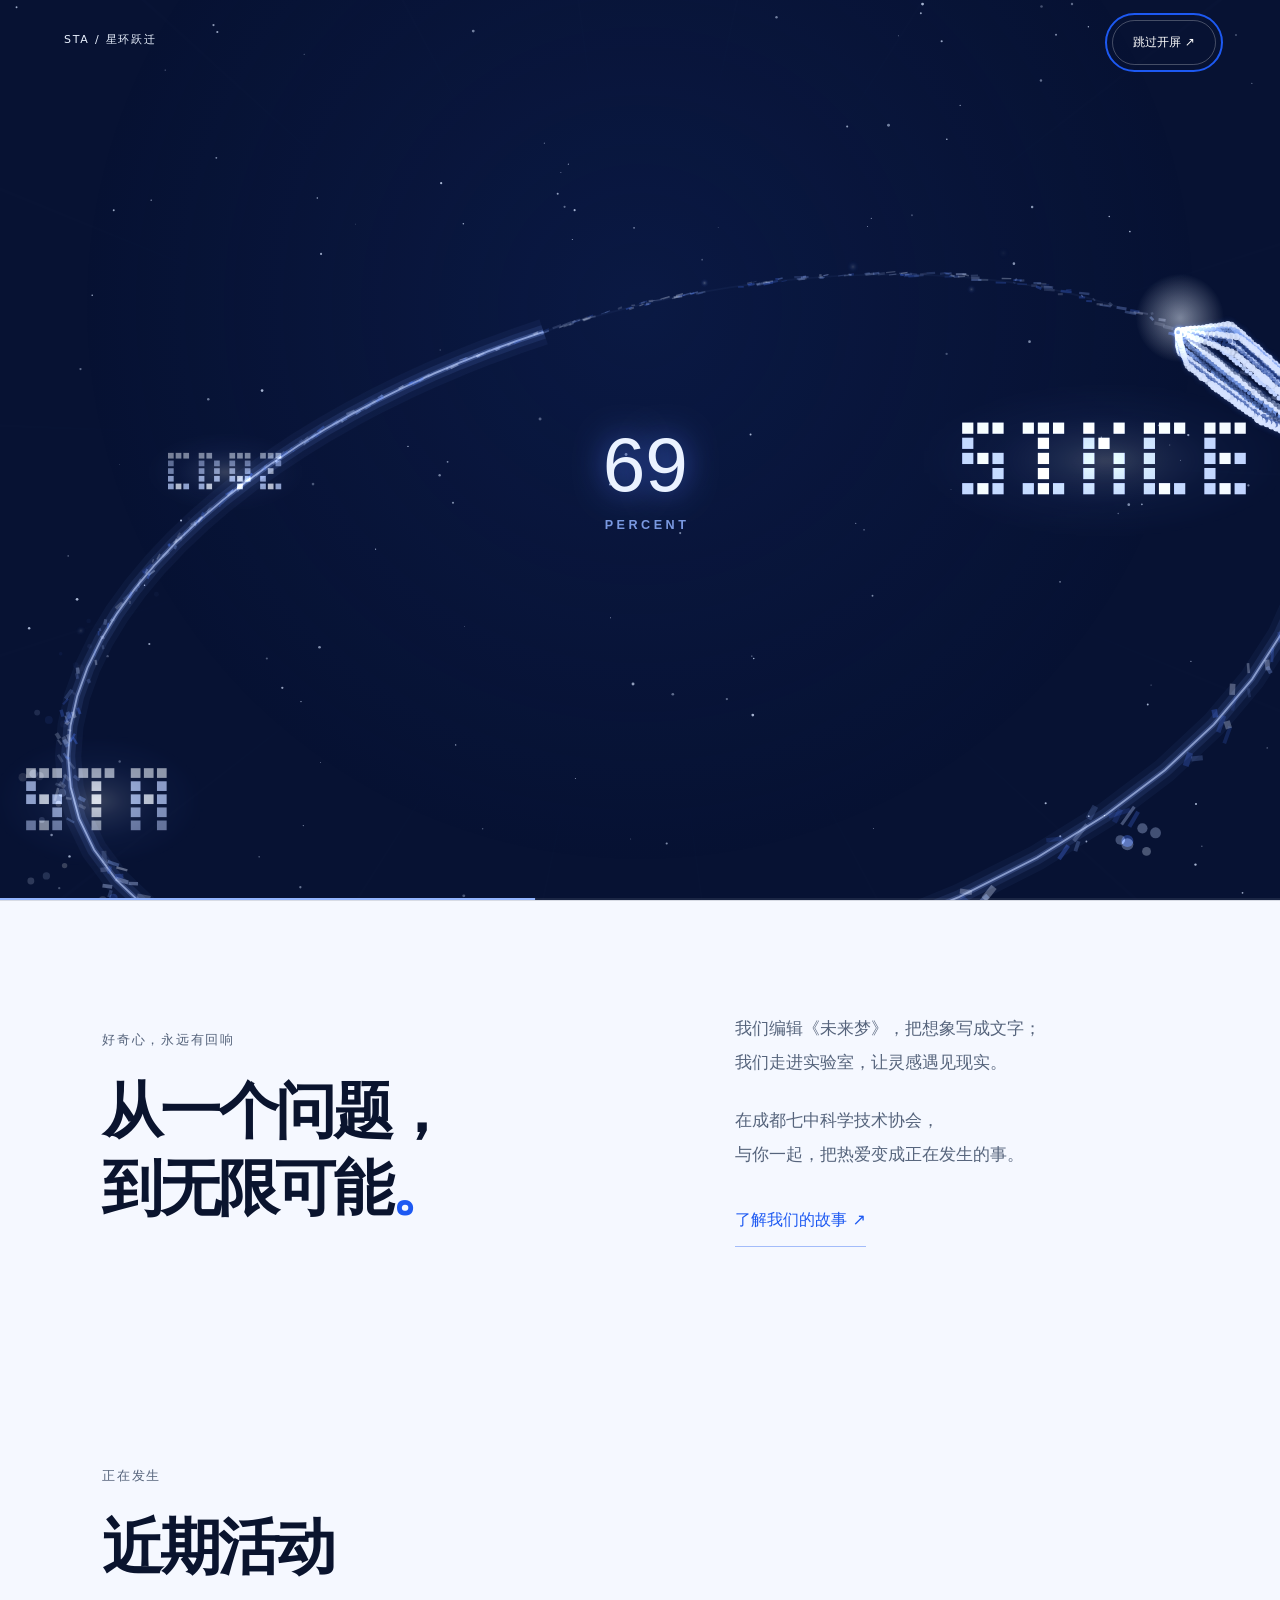
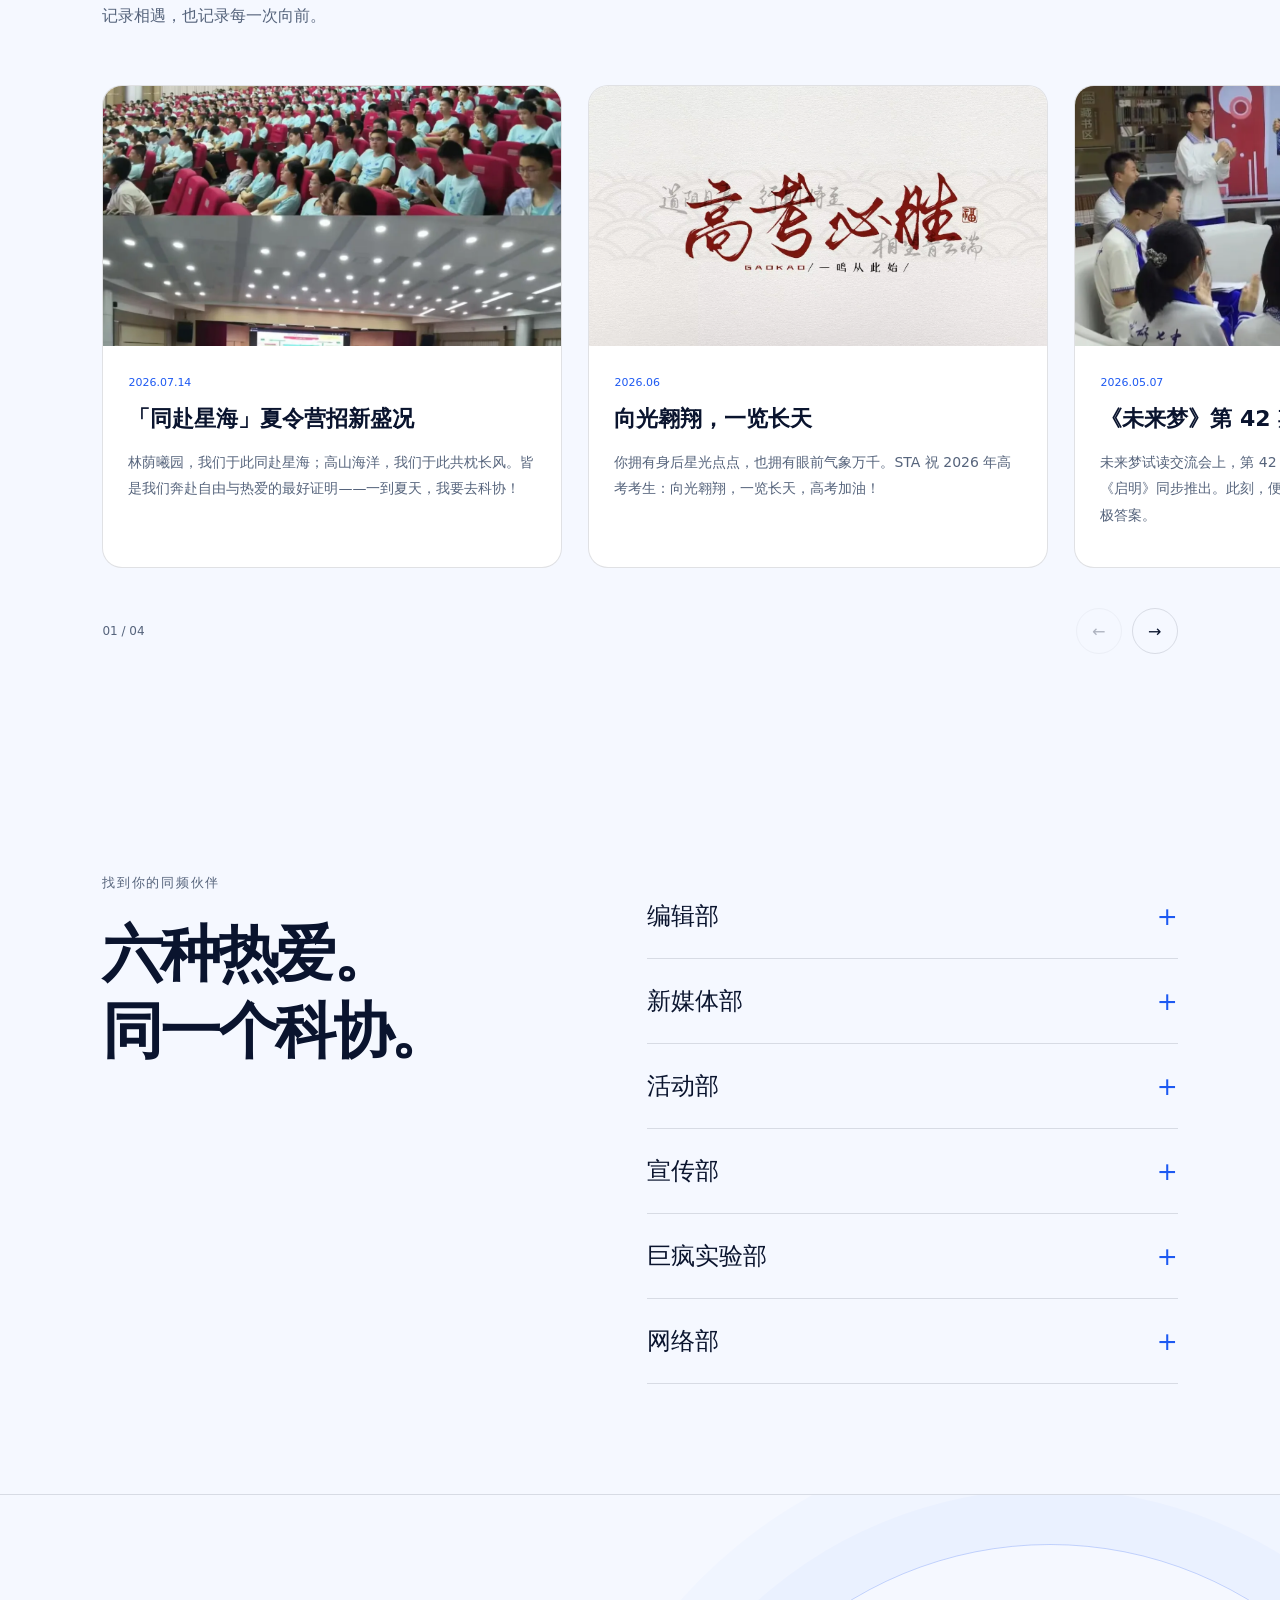
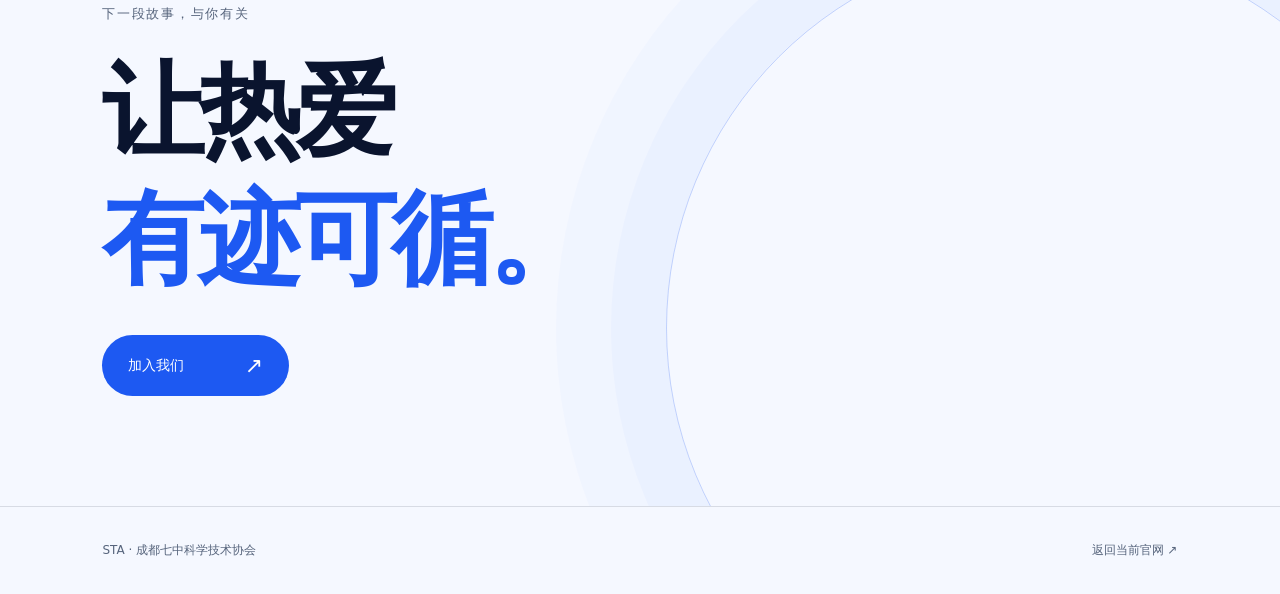
<file: design/stellar-preview/index.html>
<!doctype html>
<html lang="zh-CN"><head><meta charset="utf-8"><meta name="viewport" content="width=device-width,initial-scale=1"><title>STA · 星环跃迁设计预览</title><link rel="stylesheet" href="preview.css"></head>
<body>
<div class="intro" hidden><div class="intro-stage"></div><div class="intro-rays"></div><span class="intro-label">STA / 星环跃迁</span><button class="skip">跳过开屏 ↗</button><div class="intro-progress"><i></i></div></div>
<header><a class="brand" href="#home"><img src="../../image_dev/logo-sta.webp" alt="STA"><span>成都七中科学技术协会<small>SCIENCE · TECHNOLOGY · ASSOCIATION</small></span></a><nav aria-label="主导航"><a href="#about">关于</a><a href="#events">活动</a><a href="#teams">部门</a></nav><button class="replay">重播开屏</button></header>
<main>
<section class="hero" id="home"><div class="hero-lines" aria-hidden="true"></div><div class="orbit-scene" aria-hidden="true"><div class="orbit-plane"><i></i><i></i><i></i><b></b></div><span class="planet"></span><span class="orbit-word">STA</span></div><div class="hero-copy"><p class="kicker">让好奇，抵达更远的地方。</p><h1><span>长空逐月</span><span class="blue">星河筑梦</span></h1><p class="lead">在这里，把一次仰望<br>变成一场属于自己的探索。</p><a class="button" href="#about">走进科协 <span>↗</span></a></div><div class="hero-bottom"><span>自由 · 平等 · 勇气</span><span>CHENGDU NO.7 HIGH SCHOOL</span></div></section>
<section class="about section" id="about"><div class="reveal"><p class="kicker">好奇心，永远有回响</p><h2>从一个问题，<br>到无限可能<span class="blue">。</span></h2></div><div class="about-copy reveal"><p>我们编辑《未来梦》，把想象写成文字；<br>我们走进实验室，让灵感遇见现实。</p><p>在成都七中科学技术协会，<br>与你一起，把热爱变成正在发生的事。</p><a class="text-link" href="../../#about">了解我们的故事 ↗</a></div></section>
<section class="events section" id="events"><div class="event-heading reveal"><p class="kicker">正在发生</p><h2>近期活动</h2><p>记录相遇，也记录每一次向前。</p></div><div class="event-rail" tabindex="0" aria-label="活动卡片，可左右滑动"></div><div class="rail-controls"><span class="rail-count">01 / 04</span><div><button class="prev" aria-label="上一个活动">←</button><button class="next" aria-label="下一个活动">→</button></div></div></section>
<section class="teams section" id="teams"><div class="reveal"><p class="kicker">找到你的同频伙伴</p><h2>六种热爱。<br>同一个科协。</h2></div><div class="team-list"></div></section>
<section class="join section reveal" id="join"><p class="kicker">下一段故事，与你有关</p><h2>让热爱<br><span class="blue">有迹可循。</span></h2><a class="button" href="../../#join">加入我们 <span>↗</span></a><div class="join-ring" aria-hidden="true"></div></section>
</main><footer><span>STA · 成都七中科学技术协会</span><a href="../../">返回当前官网 ↗</a></footer><script src="../../js/content.js"></script><script src="../../js/splash-dart.js"></script><script src="preview.js"></script></body></html>
</file>
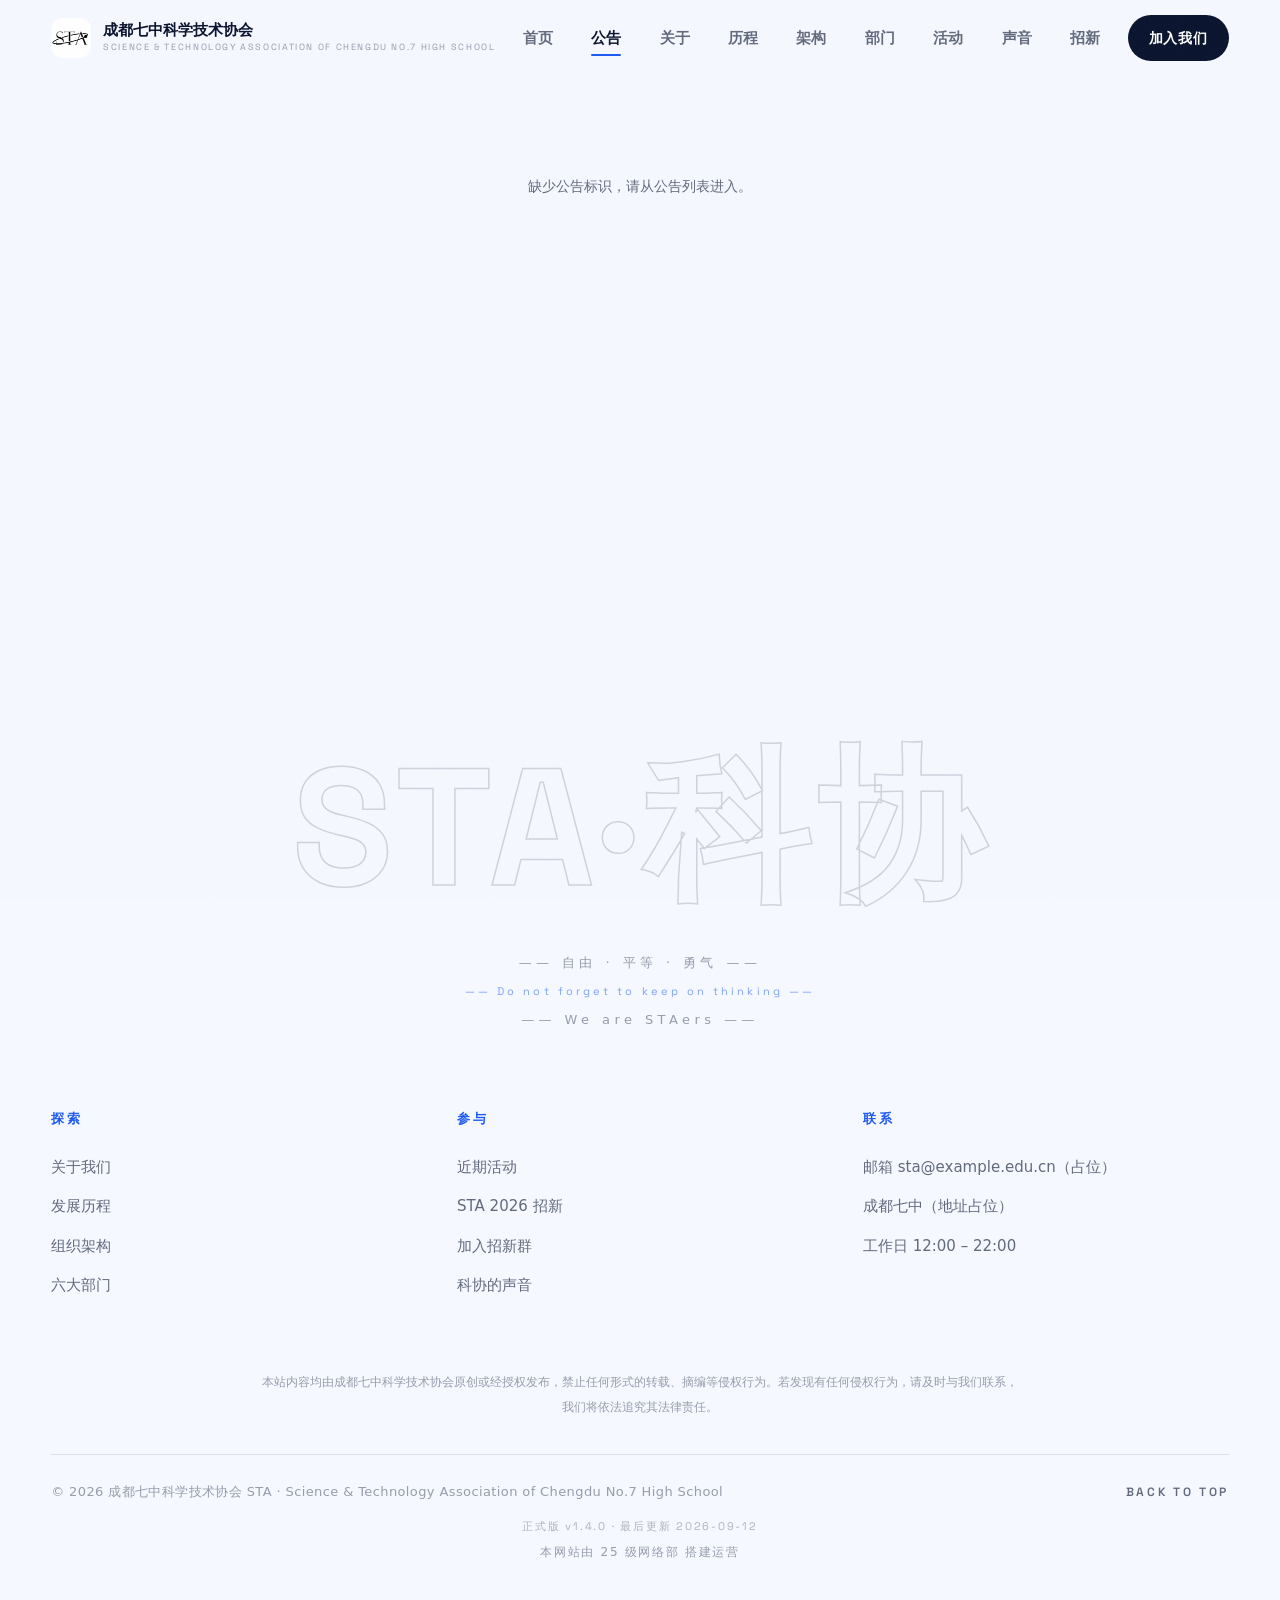
<file: notice.html>
<!DOCTYPE html>
<html lang="zh-CN">
<head>
<meta charset="UTF-8">
<meta name="viewport" content="width=device-width, initial-scale=1.0">
<meta name="robots" content="noindex,nofollow">
<title>公告详情 · STA</title>
<meta name="description" content="成都七中科学技术协会（STA）通知公告详情。">
<link rel="icon" href="data:image/svg+xml,%3Csvg xmlns='http://www.w3.org/2000/svg' viewBox='0 0 32 32'%3E%3Crect width='32' height='32' rx='8' fill='%231D59F2'/%3E%3Cpath d='M10 21L22 11M22 11h-8m8 0v8' stroke='white' stroke-width='2.6' stroke-linecap='round' stroke-linejoin='round'/%3E%3C/svg%3E">
<link rel="preconnect" href="https://fonts.googleapis.com">
<link rel="preconnect" href="https://fonts.gstatic.com" crossorigin>
<link href="https://fonts.googleapis.com/css2?family=Space+Grotesk:wght@400;500;600;700&display=swap" rel="stylesheet">
<link rel="stylesheet" href="css/style.css">
<link rel="stylesheet" href="css/notices.css">
<noscript><style>.nav,.menu-overlay,.footer{display:none!important}.noscript-tip{display:block!important}</style></noscript>
</head>
<body>

<p class="noscript-tip" style="display:none;padding:100px 24px;text-align:center;font-size:15px">本站由 JavaScript 渲染内容，请启用浏览器 JavaScript 后访问。</p>

<div class="noise" aria-hidden="true"></div>
<div class="cursor-dot" aria-hidden="true"></div>
<div class="cursor-ring" aria-hidden="true"></div>

<header class="nav" id="nav">
  <div class="nav__inner container">
    <a href="index.html" class="logo" aria-label="返回首页">
      <span class="logo__mark">STA</span>
      <span class="logo__text"><strong data-brand-cn>成都七中科学技术协会</strong><small data-brand-en>SCIENCE &amp; TECHNOLOGY ASSOCIATION</small></span>
    </a>
    <nav class="nav__links" aria-label="主导航"></nav>
    <div class="nav__right">
      <a href="index.html#join" class="btn btn--sm nav__cta" data-magnetic><span class="btn__label">加入我们</span></a>
      <button class="nav__burger" aria-label="打开菜单" aria-expanded="false"><span></span><span></span></button>
    </div>
  </div>
</header>

<div class="menu-overlay" aria-hidden="true">
  <nav class="menu-overlay__links" aria-label="移动端导航"></nav>
  <div class="menu-overlay__foot">
    <span data-foot-en>SCIENCE &amp; TECHNOLOGY ASSOCIATION</span>
    <span>SINCE 1999 · CHENGDU NO.7 HIGH SCHOOL</span>
  </div>
</div>

<main class="notices-page">
  <div class="container" id="notice-detail"></div>
</main>

<footer class="footer">
  <div class="container">
    <div class="footer-big" aria-hidden="true"><span data-footer-big></span></div>
    <div class="footer-slogans" data-footer-slogans></div>
    <div class="footer-grid" data-footer-cols></div>
    <p class="footer-legal" data-footer-legal></p>
    <div class="footer-bottom">
      <p data-footer-copy></p>
      <a href="index.html#home">BACK TO TOP</a>
    </div>
    <p class="footer-version" data-footer-version></p>
    <p class="footer-credit" data-footer-credit></p>
  </div>
</footer>

<button class="backtop" aria-label="返回顶部">
  <svg viewBox="0 0 24 24" fill="none"><path d="M12 20V4m0 0l-6 6m6-6l6 6" stroke="currentColor" stroke-width="2" stroke-linecap="round" stroke-linejoin="round"/></svg>
</button>

<div class="toast" role="status" aria-live="polite"></div>

<script src="js/content.js"></script>
<script src="js/config.js"></script>
<script src="js/notices.js" defer></script>
</body>
</html>
</file>
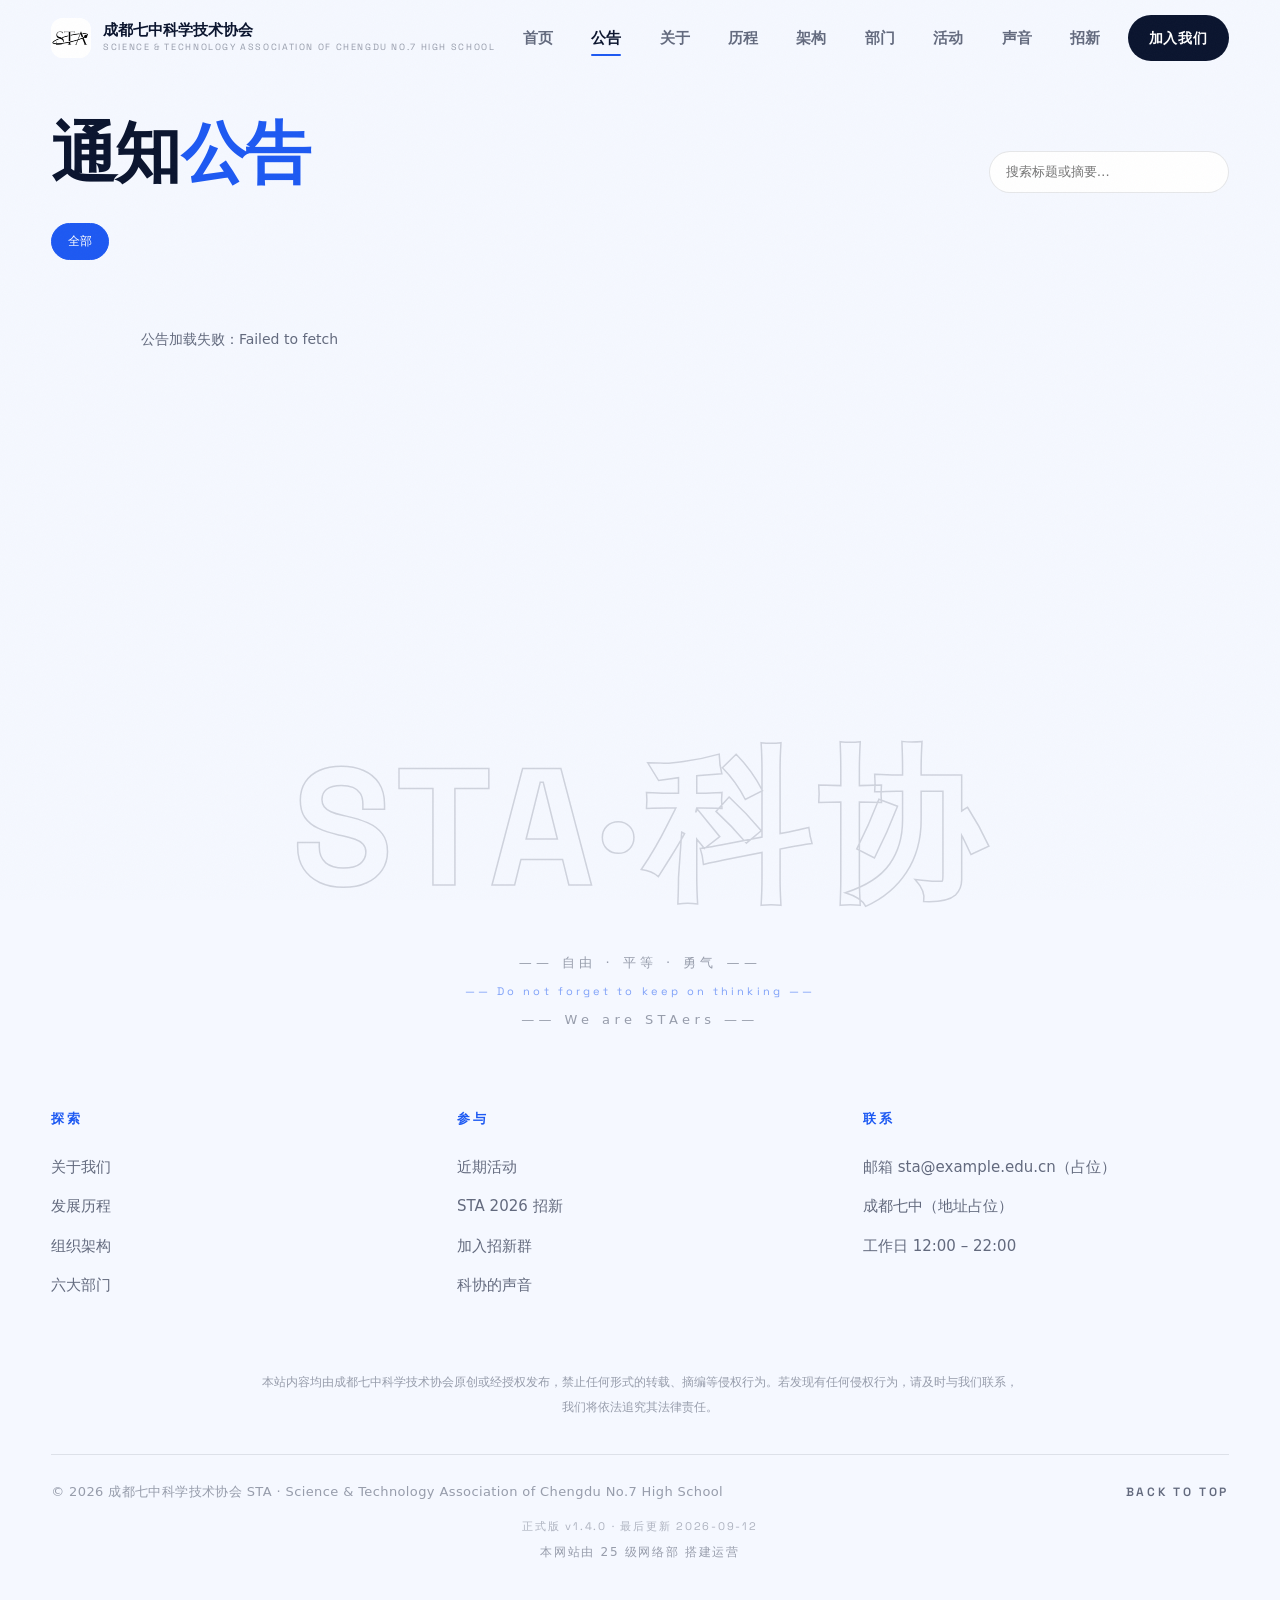
<file: notices.html>
<!DOCTYPE html>
<html lang="zh-CN">
<head>
<meta charset="UTF-8">
<meta name="viewport" content="width=device-width, initial-scale=1.0">
<meta name="robots" content="noindex,nofollow">
<title>通知公告 · STA</title>
<meta name="description" content="成都七中科学技术协会（STA）通知公告归档。">
<link rel="icon" href="data:image/svg+xml,%3Csvg xmlns='http://www.w3.org/2000/svg' viewBox='0 0 32 32'%3E%3Crect width='32' height='32' rx='8' fill='%231D59F2'/%3E%3Cpath d='M10 21L22 11M22 11h-8m8 0v8' stroke='white' stroke-width='2.6' stroke-linecap='round' stroke-linejoin='round'/%3E%3C/svg%3E">
<link rel="preconnect" href="https://fonts.googleapis.com">
<link rel="preconnect" href="https://fonts.gstatic.com" crossorigin>
<link href="https://fonts.googleapis.com/css2?family=Space+Grotesk:wght@400;500;600;700&display=swap" rel="stylesheet">
<link rel="stylesheet" href="css/style.css">
<link rel="stylesheet" href="css/notices.css">
<noscript><style>.nav,.menu-overlay,.footer{display:none!important}.noscript-tip{display:block!important}</style></noscript>
</head>
<body>

<p class="noscript-tip" style="display:none;padding:100px 24px;text-align:center;font-size:15px">本站由 JavaScript 渲染内容，请启用浏览器 JavaScript 后访问。</p>

<div class="noise" aria-hidden="true"></div>
<div class="cursor-dot" aria-hidden="true"></div>
<div class="cursor-ring" aria-hidden="true"></div>

<header class="nav" id="nav">
  <div class="nav__inner container">
    <a href="index.html" class="logo" aria-label="返回首页">
      <span class="logo__mark">STA</span>
      <span class="logo__text"><strong data-brand-cn>成都七中科学技术协会</strong><small data-brand-en>SCIENCE &amp; TECHNOLOGY ASSOCIATION</small></span>
    </a>
    <nav class="nav__links" aria-label="主导航"></nav>
    <div class="nav__right">
      <a href="index.html#join" class="btn btn--sm nav__cta" data-magnetic><span class="btn__label">加入我们</span></a>
      <button class="nav__burger" aria-label="打开菜单" aria-expanded="false"><span></span><span></span></button>
    </div>
  </div>
</header>

<div class="menu-overlay" aria-hidden="true">
  <nav class="menu-overlay__links" aria-label="移动端导航"></nav>
  <div class="menu-overlay__foot">
    <span data-foot-en>SCIENCE &amp; TECHNOLOGY ASSOCIATION</span>
    <span>SINCE 1999 · CHENGDU NO.7 HIGH SCHOOL</span>
  </div>
</div>

<main class="notices-page">
  <div class="container" id="notices-archive"></div>
</main>

<footer class="footer">
  <div class="container">
    <div class="footer-big" aria-hidden="true"><span data-footer-big></span></div>
    <div class="footer-slogans" data-footer-slogans></div>
    <div class="footer-grid" data-footer-cols></div>
    <p class="footer-legal" data-footer-legal></p>
    <div class="footer-bottom">
      <p data-footer-copy></p>
      <a href="index.html#home">BACK TO TOP</a>
    </div>
    <p class="footer-version" data-footer-version></p>
    <p class="footer-credit" data-footer-credit></p>
  </div>
</footer>

<button class="backtop" aria-label="返回顶部">
  <svg viewBox="0 0 24 24" fill="none"><path d="M12 20V4m0 0l-6 6m6-6l6 6" stroke="currentColor" stroke-width="2" stroke-linecap="round" stroke-linejoin="round"/></svg>
</button>

<div class="toast" role="status" aria-live="polite"></div>

<script src="js/content.js"></script>
<script src="js/config.js"></script>
<script src="js/notices.js" defer></script>
</body>
</html>
</file>
<file: design/session-28469b45-1b04-41f6-bc05-8df31434802c/design-tokens.css>
/* ipw-theme:start */
:root {
  --ipw-color-bg: #f2f0eb; --ipw-color-surface: #ffffff; --ipw-color-text: #171717;
  --ipw-color-muted: #66645f; --ipw-color-border: #d7d3ca; --ipw-color-primary: #5b50e6;
  --ipw-color-secondary: #dcd8ff; --ipw-color-accent: #f26b38; --ipw-font-display: Georgia, serif;
  --ipw-font-body: Arial, sans-serif; --ipw-content-width: 1180px; --ipw-page-padding: 32px;
  --ipw-section-space: 96px; --ipw-card-bg: #ffffff; --ipw-card-border: #d7d3ca;
  --ipw-card-radius: 24px; --ipw-card-shadow: 0 24px 70px rgb(24 20 14 / 10%);
}
/* ipw-theme:end */
</file>
<file: design/stellar-preview/preview.css>
:root{--blue:#1d59f2;--ink:#0a142e;--paper:#f5f8ff;--line:#0a142e20;--ease:cubic-bezier(.16,1,.3,1)}
*{box-sizing:border-box}html{scroll-behavior:smooth;scroll-padding-top:95px}body{margin:0;background:var(--paper);color:var(--ink);font-family:'Microsoft YaHei','PingFang SC',system-ui,sans-serif}a{color:inherit;text-decoration:none}button{font:inherit;color:inherit;cursor:pointer}button,a{-webkit-tap-highlight-color:transparent}button:focus-visible,a:focus-visible,div:focus-visible{outline:2px solid var(--blue);outline-offset:5px}button{border:0;background:none}button:active,.button:active{transform:scale(.97)}header{height:86px;padding:0 5vw;display:flex;align-items:center;justify-content:space-between;gap:24px;position:absolute;top:0;left:0;right:0;z-index:5;border-bottom:1px solid var(--line)}.brand{display:flex;align-items:center;gap:12px;font-size:15px;font-weight:700}.brand img{width:42px;height:42px;object-fit:contain;mix-blend-mode:multiply}.brand small{display:block;font-size:8px;letter-spacing:.14em;font-weight:400;margin-top:6px;color:#657086}nav{display:flex;gap:30px;font-size:14px}.replay{border:1px solid var(--line);padding:12px 18px;border-radius:30px;font-size:12px;white-space:nowrap}.hero{min-height:760px;min-height:100svh;position:relative;overflow:hidden;display:flex;align-items:center;padding:140px 8vw 120px}.hero-copy{position:relative;z-index:2}.kicker{font-size:13px;letter-spacing:.13em;color:#56647c;margin:0 0 24px}h1{font-size:clamp(64px,7.8vw,126px);line-height:1.13;letter-spacing:-.065em;margin:0;font-weight:800}h1 span{display:block}.blue{color:var(--blue)}.lead{font-size:17px;line-height:1.9;color:#56647c;margin:30px 0}.button{display:inline-flex;gap:60px;align-items:center;padding:18px 26px;background:var(--blue);color:white;border-radius:40px;font-size:14px;transition:transform .3s,box-shadow .3s}.button:hover{transform:translateY(-3px);box-shadow:0 12px 30px #1d59f225}.button span{font-size:22px}.hero-lines{position:absolute;inset:0;background:repeating-linear-gradient(90deg,transparent 0,transparent calc(25% - 1px),#1d59f209 25%)}.hero-bottom{position:absolute;bottom:32px;left:8vw;right:8vw;display:flex;justify-content:space-between;font-size:10px;letter-spacing:.18em;color:#6b7890}.orbit-scene{position:absolute;right:-12%;top:8%;width:75vw;height:80%;perspective:900px;transform:translate(var(--ox,0px),var(--oy,0px));transition:transform 1.5s var(--ease)}.orbit-plane{position:absolute;inset:10%;transform:rotateX(62deg) rotateZ(-30deg);transform-style:preserve-3d}.orbit-plane i{position:absolute;inset:0;border:1px solid #1d59f23a;border-radius:50%}.orbit-plane i:nth-child(2){inset:10%;border:2px solid #1d59f2a0;box-shadow:0 0 35px #1d59f215}.orbit-plane i:nth-child(3){inset:-10%;border-style:dashed;opacity:.4}.orbit-plane b{position:absolute;inset:10%;border-radius:50%;animation:orbit 12s linear infinite}.orbit-plane b:before{content:'';position:absolute;top:50%;left:-7px;width:14px;height:14px;background:var(--blue);border-radius:50%;box-shadow:0 0 30px #1d59f2}.planet{position:absolute;width:23vw;height:23vw;top:25%;left:35%;border-radius:50%;background:radial-gradient(circle at 30% 25%,#fff 5%,#e3edff 36%,#aac7fa 70%,#316de6);box-shadow:inset -14px -12px 40px #386dd540,25px 35px 90px #1d59f218}.orbit-word{position:absolute;left:25%;top:28%;font-size:19vw;font-weight:800;letter-spacing:-.09em;color:transparent;-webkit-text-stroke:1px #1d59f235}.section{padding:110px 8vw}.about{display:grid;grid-template-columns:1.2fr 1fr;gap:8vw;border-top:1px solid var(--line);align-items:center}h2{font-size:clamp(38px,4.8vw,72px);line-height:1.25;letter-spacing:-.055em;margin:0}.about-copy p{font-size:17px;line-height:2;color:#56647c;margin:0 0 24px}.text-link{display:inline-block;color:var(--blue);padding:15px 0;border-bottom:1px solid #1d59f260}.events{padding-left:0;padding-right:0}.event-heading{margin:0 8vw 40px}.event-heading>p:last-child{color:#56647c;line-height:1.8}.event-rail{display:flex;gap:26px;overflow-x:auto;scroll-snap-type:x mandatory;scrollbar-width:none;padding:14px 8vw 40px}.event-rail::-webkit-scrollbar{display:none}.event{flex:0 0 min(460px,75vw);scroll-snap-align:center;background:#fff;border:1px solid var(--line);border-radius:20px;overflow:hidden;transition:transform .45s var(--ease),box-shadow .45s}.event:hover{transform:translateY(-8px);box-shadow:0 20px 35px #172b5010}.event img{width:100%;height:260px;object-fit:cover;display:block;transition:transform 1s var(--ease)}.event:hover img{transform:scale(1.035)}.event-body{padding:25px}.event time{font-size:11px;color:var(--blue)}.event h3{font-size:22px;line-height:1.5;margin:12px 0}.event p{color:#56647c;font-size:14px;line-height:1.9}.rail-controls{margin:0 8vw;display:flex;justify-content:space-between;align-items:center}.rail-count{font-size:12px;color:#56647c;font-variant-numeric:tabular-nums}.rail-controls button{height:46px;width:46px;border:1px solid var(--line);border-radius:50%;margin-left:10px}.rail-controls button:disabled{opacity:.3;cursor:default}.teams{display:grid;grid-template-columns:1fr 1.2fr;gap:8vw}.team-list details{border-bottom:1px solid var(--line)}summary{padding:26px 0;cursor:pointer;list-style:none;font-size:24px;display:flex;justify-content:space-between;align-items:center}summary::-webkit-details-marker{display:none}summary:after{content:'+';font-size:25px;color:var(--blue);font-weight:300}details[open] summary:after{content:'−'}details p{line-height:1.9;font-size:14px;color:#56647c;margin:0 0 25px;animation:rise .4s var(--ease)}.join{position:relative;overflow:hidden;border-block:1px solid var(--line)}.join h2{font-size:clamp(55px,8vw,116px);margin-bottom:32px}.join>*:not(.join-ring){position:relative;z-index:1}.join-ring{position:absolute;right:-12%;top:8%;width:60vw;height:60vw;border:1px solid #1d59f240;border-radius:50%;box-shadow:0 0 0 55px #1d59f206,0 0 0 110px #1d59f205}footer{padding:35px 8vw;display:flex;justify-content:space-between;gap:20px;font-size:12px;color:#56647c}.reveal{transition:opacity .9s var(--ease),transform .9s var(--ease)}.reveal.pending{opacity:0;transform:translateY(35px)}.intro{position:fixed;inset:0;z-index:20;background:#071233;overflow:hidden;color:#eaf2ff}.intro[hidden]{display:none}.intro-stage,.curtain,.vE{position:absolute;inset:0}.intro-stage canvas{display:block;width:100%;height:100%}.flash{position:absolute;inset:0;pointer-events:none;background:radial-gradient(ellipse,#dae8ff8c,transparent 70%)}.intro-label{position:absolute;top:32px;left:5vw;letter-spacing:.16em;font-size:11px}.skip{position:absolute;right:5vw;top:20px;border:1px solid #ffffff40;border-radius:30px;padding:13px 20px;font-size:12px;color:white}.intro-progress{position:absolute;bottom:0;left:0;right:0;height:2px;background:#ffffff15}.intro-progress i{display:block;height:100%;background:#93b5ff;transform:scaleX(var(--progress,0));transform-origin:left}.intro-rays{position:absolute;inset:-50%;pointer-events:none;opacity:var(--rush,0);background:repeating-conic-gradient(from 20deg at 50% 50%,transparent 0deg 12deg,#aacaff20 12.1deg 12.25deg,transparent 12.4deg 20deg);transform:scale(var(--scale,1));mask-image:radial-gradient(ellipse,transparent 12%,#000 55%)}.intro.leaving{animation:curtain .75s var(--ease) both}.entering .hero-copy>*{animation:rise 1s var(--ease) both}.entering h1{animation-delay:.08s}.entering .lead{animation-delay:.18s}.entering .button{animation-delay:.25s}@keyframes orbit{to{transform:rotate(360deg)}}@keyframes rise{from{opacity:0;transform:translateY(30px)}to{opacity:1;transform:none}}@keyframes curtain{to{clip-path:ellipse(100% 0% at 50% 0%);opacity:0}}
@media(max-width:760px){header{height:74px;padding:0 6vw;gap:10px}.brand{font-size:12px;gap:8px}.brand img{width:33px;height:33px}.brand small{font-size:6px;letter-spacing:.04em}nav{display:none}.replay{font-size:10px;padding:10px 12px}.hero{padding:120px 7vw 90px;min-height:780px;min-height:100svh;align-items:flex-start}.hero-copy{width:100%}.kicker{font-size:11px;margin-bottom:20px}h1{font-size:clamp(49px,12.5vw,86px);letter-spacing:-.06em}.lead{font-size:14px;line-height:1.9;margin:24px 0}.button{padding:14px 22px;gap:40px;font-size:13px}.orbit-scene{width:100vw;height:52%;right:-37%;top:46%;opacity:.75}.planet{width:35vw;height:35vw;left:30%;top:24%}.orbit-word{font-size:28vw;top:35%}.hero-bottom{left:7vw;right:7vw;bottom:24px;font-size:9px}.hero-bottom span:last-child{display:none}.section{padding:72px 7vw}.about,.teams{grid-template-columns:1fr;gap:32px}.about-copy p{font-size:14px}.events{padding-left:0;padding-right:0}.event-heading{margin:0 7vw 22px}.event-rail{padding-left:7vw;padding-right:7vw;gap:16px}.event{flex-basis:84vw}.event img{height:210px}.event-body{padding:20px}.event h3{font-size:19px}.event p{font-size:13px}.rail-controls{margin:0 7vw}.team-list summary{font-size:21px;padding:23px 0}.join-ring{width:90vw;height:90vw;right:-55%;top:18%}footer{padding:28px 7vw;flex-direction:column;gap:16px;font-size:11px}.intro-label{top:28px;font-size:9px}.skip{top:16px;font-size:11px}}
@media(max-height:620px) and (max-width:760px){.hero{min-height:650px}}@media(prefers-reduced-motion:reduce){html{scroll-behavior:auto}*,*:before,*:after{animation:none!important;transition:none!important}.reveal.pending{opacity:1;transform:none}}
</file>
<file: css/style.css>
:root{
  --bg:#F5F8FF;
  --surface:#FFFFFF;
  --ink:#0A142E;
  --ink-60:rgba(10,20,46,.62);
  --ink-40:rgba(10,20,46,.4);
  --line:rgba(10,20,46,.1);
  --blue:#1D59F2;
  --blue-bright:#4D7CFF;
  --blue-deep:#0B2CA8;
  --sky:#DCE7FF;
  --navy:#071233;
  --navy-2:#0B1D52;
  --font-d:'Space Grotesk','Segoe UI',system-ui,sans-serif;
  --font-b:'PingFang SC','Microsoft YaHei','Noto Sans SC','Source Han Sans SC',system-ui,sans-serif;
  --ease:cubic-bezier(.65,0,.35,1);
  --ease-out:cubic-bezier(.22,1,.36,1);
}

*,*::before,*::after{margin:0;padding:0;box-sizing:border-box}

html{-webkit-text-size-adjust:100%}
html.no-smooth{scroll-behavior:smooth}

body{
  font-family:var(--font-b);
  background:var(--bg);
  color:var(--ink);
  line-height:1.7;
  overflow-x:hidden;
  -webkit-font-smoothing:antialiased;
}
body.locked{overflow:hidden}
html.menu-open,html.menu-open body{overflow:hidden}

a{color:inherit;text-decoration:none}
button{font-family:inherit;background:none;border:0;color:inherit;cursor:pointer}
ul,ol{list-style:none}
img,svg{display:block}
i{font-style:normal}

::selection{background:var(--blue);color:#fff}
:focus-visible{outline:2px solid var(--blue);outline-offset:3px;border-radius:4px}

::-webkit-scrollbar{width:10px}
::-webkit-scrollbar-track{background:var(--bg)}
::-webkit-scrollbar-thumb{background:linear-gradient(var(--blue),var(--blue-bright));border-radius:99px;border:2px solid var(--bg)}

.container{width:min(1440px,100% - clamp(40px,8vw,128px));margin-inline:auto}

.noise{
  position:fixed;inset:0;z-index:1050;pointer-events:none;opacity:.05;
  background-image:url("data:image/svg+xml,%3Csvg xmlns='http://www.w3.org/2000/svg' width='140' height='140'%3E%3Cfilter id='n'%3E%3CfeTurbulence type='fractalNoise' baseFrequency='0.9' numOctaves='2'/%3E%3C/filter%3E%3Crect width='140' height='140' filter='url(%23n)' opacity='.55'/%3E%3C/svg%3E");
}

.scroll-progress{position:fixed;top:0;left:0;right:0;height:3px;z-index:1005;pointer-events:none}
.scroll-progress i{display:block;height:100%;background:linear-gradient(90deg,var(--blue),var(--blue-bright));transform:scaleX(0);transform-origin:left}

.cursor-dot,.cursor-ring{position:fixed;top:0;left:0;border-radius:50%;pointer-events:none;opacity:0;will-change:transform}
.cursor-dot{z-index:1200;width:8px;height:8px;margin:-4px 0 0 -4px;background:var(--blue)}
.cursor-ring{z-index:1199;width:38px;height:38px;margin:-19px 0 0 -19px;border:1.5px solid rgba(29,89,242,.55);transition:width .3s,height .3s,margin .3s,border-color .3s,background-color .3s}
.cursor-ring.is-hover{width:58px;height:58px;margin:-29px 0 0 -29px;border-color:rgba(29,89,242,.9);background:rgba(29,89,242,.08)}
html.has-cursor .cursor-dot,html.has-cursor .cursor-ring{opacity:1}
html.has-cursor body{cursor:none}
html.has-cursor a,html.has-cursor button{cursor:none}
/* 弹层处于 top layer，自定义光标会被压在下面：打开弹层时隐藏光标特效并恢复系统光标 */
html.b-dialog-open .cursor-dot,html.b-dialog-open .cursor-ring{display:none}
html.has-cursor.b-dialog-open body{cursor:auto}
html.has-cursor.b-dialog-open a,html.has-cursor.b-dialog-open button{cursor:pointer}

.preloader{
  position:fixed;inset:0;z-index:1100;background:var(--navy);color:#fff;
  display:flex;flex-direction:column;justify-content:space-between;
  padding:clamp(28px,5vw,64px);
  animation:plKill 0s linear 5.2s forwards;
}
.preloader.done{transform:translateY(-101%);transition:transform .95s var(--ease)}
.preloader.done .preloader__brand,.preloader.done .preloader__num,.preloader.done .preloader__bar{opacity:0;transition:opacity .3s}
@keyframes plKill{to{visibility:hidden;opacity:0}}
.preloader__brand{font-family:var(--font-d);font-weight:700;font-size:22px;letter-spacing:.04em}
.preloader__brand span{margin-left:14px;font-family:var(--font-b);font-weight:400;font-size:13px;letter-spacing:.3em;color:rgba(255,255,255,.5)}
.preloader__num{align-self:flex-end;font-family:var(--font-d);font-weight:700;font-size:clamp(88px,16vw,180px);line-height:1;letter-spacing:.02em}
.preloader__bar{width:min(420px,60vw);height:2px;background:rgba(255,255,255,.15);margin-top:26px}
.preloader__bar i{display:block;width:100%;height:100%;background:linear-gradient(90deg,var(--blue-bright),#8FB0FF);transform:scaleX(0);transform-origin:left}

/* Splash Lab 06 · 棱影飞镖：深空幕布先完成视觉叙事，再向上揭开真实首页。 */
.preloader--dart{
  display:block;padding:0;background:var(--navy);overflow:hidden;pointer-events:auto;animation:none;
}
.preloader--dart.preloader--dart-active,.preloader--dart.done{background:transparent}
.preloader--dart.done{transform:none;opacity:1;visibility:visible;pointer-events:none;transition:none}
.preloader--dart .curtain{
  position:absolute;inset:0;z-index:1;overflow:hidden;background:var(--navy);will-change:transform;
}
.preloader--dart .vE{position:absolute;inset:0}
.preloader--dart .vE canvas{position:absolute;inset:0;width:100%;height:100%;display:block}
.preloader--dart .gingaline{
  position:absolute;left:clamp(18px,4vw,44px);top:clamp(16px,3.4vh,30px);z-index:12;
  font-family:var(--font-d);font-size:10.5px;letter-spacing:.44em;color:#8FB0FF;opacity:.85;
}
.preloader--dart .gingaline b{color:#DCE7FF}
.preloader--dart .brandline{
  position:absolute;left:clamp(18px,4vw,44px);bottom:clamp(18px,4vh,36px);z-index:12;
  font-family:var(--font-d);font-weight:700;font-size:17px;letter-spacing:.05em;color:#EAF2FF;
}
.preloader--dart .brandline small{
  margin-left:12px;font-family:var(--font-b);font-weight:400;font-size:11px;letter-spacing:.3em;color:rgba(234,242,255,.4);
}
.preloader--dart .flash{
  position:absolute;inset:0;z-index:14;pointer-events:none;opacity:0;background:
    radial-gradient(60% 55% at 50% 60%,rgba(207,224,255,.95),rgba(77,124,255,.35) 45%,transparent 72%);
}
@media (prefers-reduced-motion:reduce){.preloader--dart{display:none!important}}

.nav{position:fixed;top:0;left:0;right:0;z-index:1000;border-bottom:1px solid transparent;transition:transform .55s var(--ease),background-color .4s,border-color .4s,backdrop-filter .4s}
.nav--scrolled{background:rgba(255,255,255,.78);-webkit-backdrop-filter:blur(16px) saturate(1.5);backdrop-filter:blur(16px) saturate(1.5);border-color:var(--line)}
.nav--hidden{transform:translateY(-104%)}
.nav__inner{height:76px;display:flex;align-items:center;justify-content:space-between;gap:24px}
.logo{display:flex;align-items:center;gap:12px;flex:0 1 auto;min-width:0}
.logo__mark{flex:none;width:40px;height:40px;border-radius:12px;background:linear-gradient(135deg,var(--blue),var(--blue-bright));color:#fff;font-family:var(--font-d);font-weight:700;font-size:13px;letter-spacing:.03em;display:grid;place-items:center}
.logo__mark--img{width:40px;height:40px;background:var(--surface);border-radius:12px;overflow:hidden;display:grid;place-items:center}
.logo__mark--img img{display:block;width:100%;height:100%;object-fit:contain;mix-blend-mode:multiply}
html.menu-open .logo__mark--img{visibility:hidden}
.logo__text{min-width:0}
.logo__text strong{display:block;font-size:15px;font-weight:700;line-height:1.25;transition:color .3s}
.logo__text small{display:block;font-family:var(--font-d);font-size:9px;letter-spacing:.18em;color:var(--ink-40);transition:color .3s}
.nav__links{display:flex;gap:clamp(22px,3vw,40px)}
.nav__links a{position:relative;padding:6px 0;font-size:14.5px;font-weight:600;color:var(--ink-60);transition:color .3s}
.nav__links a::after{content:'';position:absolute;left:0;right:0;bottom:0;height:2px;border-radius:2px;background:var(--blue);transform:scaleX(0);transform-origin:right;transition:transform .4s var(--ease)}
.nav__links a:hover{color:var(--ink)}
.nav__links a:hover::after{transform:scaleX(1);transform-origin:left}
.nav__right{display:flex;align-items:center;gap:14px;flex:none}
.nav__burger{position:relative;width:46px;height:46px;border-radius:50%;border:1px solid var(--line);display:none;place-items:center;transition:border-color .3s,background-color .3s}
.nav__burger span{position:absolute;width:18px;height:2px;background:var(--ink);border-radius:2px;transition:transform .45s var(--ease),background-color .3s,top .45s var(--ease)}
.nav__burger span:nth-child(1){top:calc(50% - 4px)}
.nav__burger span:nth-child(2){top:calc(50% + 3px)}
.nav__burger.open{border-color:rgba(255,255,255,.3)}
.nav__burger.open span{background:#fff}
.nav__burger.open span:nth-child(1){top:calc(50% - 1px);transform:rotate(45deg)}
.nav__burger.open span:nth-child(2){top:calc(50% - 1px);transform:rotate(-45deg)}
html.menu-open .nav{background:transparent;border-color:transparent;-webkit-backdrop-filter:none;backdrop-filter:none}
html.menu-open .logo__text strong{color:#fff}
html.menu-open .logo__text small{color:rgba(255,255,255,.45)}

.menu-overlay{
  position:fixed;inset:0;z-index:990;visibility:hidden;
  background:linear-gradient(160deg,#081539,var(--navy-2));
  clip-path:circle(0% at calc(100% - 44px) 44px);
  transition:clip-path .85s var(--ease),visibility 0s .85s;
}
.menu-overlay.open{visibility:visible;clip-path:circle(150% at calc(100% - 44px) 44px);transition:clip-path .85s var(--ease)}
.menu-overlay__links{display:flex;flex-direction:column;align-items:flex-start;justify-content:center;height:100%;padding:0 clamp(28px,8vw,96px)}
.menu-overlay__links a{display:flex;align-items:baseline;gap:20px;padding:1.6vh 0;opacity:0;transform:translateY(34px);transition:opacity .55s ease,transform .55s var(--ease-out)}
.menu-overlay.open .menu-overlay__links a{opacity:1;transform:translateY(0)}
.menu-overlay.open .menu-overlay__links a:nth-child(1){transition-delay:.25s}
.menu-overlay.open .menu-overlay__links a:nth-child(2){transition-delay:.32s}
.menu-overlay.open .menu-overlay__links a:nth-child(3){transition-delay:.39s}
.menu-overlay.open .menu-overlay__links a:nth-child(4){transition-delay:.46s}
.menu-overlay.open .menu-overlay__links a:nth-child(5){transition-delay:.53s}
.menu-overlay.open .menu-overlay__links a:nth-child(6){transition-delay:.6s}
.menu-overlay.open .menu-overlay__links a:nth-child(7){transition-delay:.67s}
.menu-overlay.open .menu-overlay__links a:nth-child(8){transition-delay:.74s}
.menu-num{font-family:var(--font-d);font-size:14px;font-weight:600;letter-spacing:.2em;color:#7FA0FF}
.menu-txt{font-size:clamp(38px,8.5vh,64px);font-weight:800;color:#fff;line-height:1.15;transition:color .3s,transform .4s var(--ease-out)}
@media (hover:hover){.menu-overlay__links a:hover .menu-txt{color:#8FB0FF;transform:translateX(12px)}}
.menu-overlay__foot{position:absolute;left:0;right:0;bottom:clamp(24px,4vh,44px);display:flex;justify-content:space-between;gap:16px;padding:0 clamp(28px,8vw,96px);font-family:var(--font-d);font-size:11px;letter-spacing:.22em;color:rgba(255,255,255,.4)}

.btn{
  position:relative;display:inline-flex;align-items:center;gap:12px;
  padding:17px 30px;border-radius:999px;overflow:hidden;
  background:var(--ink);color:#fff;border:1px solid transparent;
  font-size:15px;font-weight:600;letter-spacing:.06em;
  transition:background-color .4s,color .4s,border-color .4s,box-shadow .4s,transform .18s ease;
}
.btn::after{content:'';position:absolute;top:0;left:-80%;width:50%;height:100%;background:linear-gradient(100deg,transparent,rgba(255,255,255,.35),transparent);transform:skewX(-18deg);transition:left .65s ease}
.btn__icon{flex:none;width:26px;height:26px;border-radius:50%;background:var(--blue);display:grid;place-items:center;transition:transform .45s var(--ease-out),background-color .4s}
.btn__icon svg{width:13px;height:13px;color:#fff}
.btn--ghost{background:transparent;color:var(--ink);border-color:var(--line)}
.btn--ghost .btn__icon{background:var(--ink)}
/* 悬停效果只在有鼠标指针的设备生效：触屏点按后不会残留“粘住”的悬停态 */
@media (hover:hover){
  .btn:hover::after{left:135%}
  .btn:hover{background:var(--blue);box-shadow:0 14px 34px rgba(29,89,242,.35)}
  .btn:hover .btn__icon{transform:rotate(45deg) scale(1.08)}
  .btn--ghost:hover{background:rgba(29,89,242,.06);color:var(--blue);border-color:rgba(29,89,242,.5);box-shadow:none}
  .btn--ghost:hover .btn__icon{background:var(--blue)}
}
.btn:active{transform:scale(.97)}
/* 触屏按下即时反馈 */
.nav__burger:active{transform:scale(.92)}
@media (hover:none){
  .menu-overlay__links a:active .menu-txt{color:#8FB0FF}
}
.btn--sm{padding:11px 20px;font-size:13.5px}
.magnetic{transition:transform .45s var(--ease-out);will-change:transform}

.eyebrow{display:inline-flex;align-items:center;gap:14px;font-family:var(--font-d);font-size:12px;font-weight:600;letter-spacing:.32em;text-transform:uppercase;color:var(--blue)}
.eyebrow::before{content:'';width:34px;height:1px;background:var(--blue)}
.eyebrow--light{color:#8FB0FF}
.eyebrow--light::before{background:#8FB0FF}

.section{position:relative;padding:clamp(90px,11vw,150px) 0}
.ghost-word{
  position:absolute;top:clamp(16px,3vw,44px);right:0;z-index:0;
  font-family:var(--font-d);font-weight:700;line-height:1;
  font-size:clamp(70px,11vw,150px);letter-spacing:.02em;text-transform:uppercase;
  color:transparent;-webkit-text-stroke:1px rgba(10,20,46,.08);
  user-select:none;pointer-events:none;white-space:nowrap;
}
.section-head{position:relative;z-index:1;display:flex;justify-content:space-between;align-items:flex-end;gap:48px;margin-bottom:clamp(48px,6vw,84px)}
.section-title{font-size:clamp(38px,5vw,64px);font-weight:800;line-height:1.15;letter-spacing:.01em;margin-top:18px}
.section-desc{max-width:380px;font-size:15px;line-height:2;color:var(--ink-60)}

.w{display:inline-block;overflow:hidden;vertical-align:top;padding-bottom:.1em;margin-bottom:-.1em}
.wi{display:inline-block;will-change:transform}

.hero{position:relative;min-height:100vh;min-height:100svh;display:flex;flex-direction:column;justify-content:center;overflow:hidden;padding-top:110px;padding-bottom:130px}
.hero-canvas{position:absolute;inset:0;z-index:0;width:100%;height:100%}
.hero-grid{position:absolute;inset:0;z-index:0;display:flex;justify-content:space-evenly;pointer-events:none}
.hero-grid span{width:1px;background:linear-gradient(rgba(10,20,46,.08),rgba(10,20,46,.015))}
.hero-content{position:relative;z-index:2;max-width:860px}
.hero .eyebrow{margin-bottom:28px}
.hero-title{font-size:clamp(54px,9.5vw,132px);font-weight:800;line-height:1.06;letter-spacing:.01em}
.h-line{display:block}
.h-line.stroke .wi{color:transparent;-webkit-text-stroke:2.5px var(--ink);transition:color .5s,-webkit-text-stroke-color .5s}
@media (hover:hover){.h-line.stroke:hover .wi{color:var(--blue);-webkit-text-stroke-color:var(--blue)}}
.hero-sub{max-width:520px;margin-top:34px;font-size:16.5px;line-height:2.1;color:var(--ink-60)}
.hero-ctas{display:flex;flex-wrap:wrap;gap:18px;margin-top:42px}

.hero-badges{position:absolute;inset:0;z-index:1;pointer-events:none}
.badge-wrap{position:absolute}
.badge{
  display:inline-flex;align-items:center;gap:9px;padding:11px 18px;
  background:rgba(255,255,255,.85);-webkit-backdrop-filter:blur(10px);backdrop-filter:blur(10px);
  border:1px solid var(--line);border-radius:999px;
  font-family:var(--font-d);font-size:13px;font-weight:600;color:var(--ink);
  box-shadow:0 12px 32px rgba(10,20,46,.08);
  animation:floaty 5s ease-in-out infinite alternate;
}
.badge i{width:7px;height:7px;border-radius:50%;background:var(--blue);box-shadow:0 0 0 3px rgba(29,89,242,.16)}
@keyframes floaty{from{transform:translateY(-9px)}to{transform:translateY(9px)}}
.b1{top:21%;right:33%}.b1 .badge{animation-duration:4.6s;animation-delay:-1s}
.b2{top:58%;right:24%}.b2 .badge{animation-duration:5.6s;animation-delay:-2.4s}
.b3{top:72%;right:6%}.b3 .badge{animation-duration:5s;animation-delay:-.6s}
.b4{top:13%;right:7%}.b4 .badge{animation-duration:6.2s;animation-delay:-3.4s}

.hero-ring{position:absolute;z-index:1;right:5%;top:47%;width:200px;height:200px;display:block}
.hero-ring svg{width:100%;height:100%;animation:spin 18s linear infinite}
.hero-ring text{font-family:var(--font-d);font-size:12.5px;font-weight:600;letter-spacing:.32em;fill:var(--blue);opacity:.85}
.hero-ring__center{
  position:absolute;inset:0;margin:auto;width:58px;height:58px;border-radius:50%;
  background:#fff;border:1px solid var(--line);display:grid;place-items:center;
  box-shadow:0 12px 32px rgba(10,20,46,.1);
}
.hero-ring__center svg{width:18px;height:18px;color:var(--blue);animation:bounceY 2s ease-in-out infinite}
@keyframes spin{to{transform:rotate(360deg)}}
@keyframes bounceY{0%,100%{transform:translateY(-3px)}50%{transform:translateY(3px)}}

.hero-foot{position:absolute;left:0;right:0;bottom:34px;z-index:2;display:flex;justify-content:space-between;align-items:flex-end}
.scroll-cue{display:flex;align-items:center;gap:14px;font-family:var(--font-d);font-size:11px;font-weight:600;letter-spacing:.3em;color:var(--ink-40)}
.scroll-cue i{position:relative;width:1px;height:56px;background:var(--line);overflow:hidden}
.scroll-cue i::after{content:'';position:absolute;inset:0;background:var(--blue);animation:cue 1.9s var(--ease) infinite}
@keyframes cue{0%{transform:scaleY(0);transform-origin:top}45%{transform:scaleY(1);transform-origin:top}55%{transform:scaleY(1);transform-origin:bottom}100%{transform:scaleY(0);transform-origin:bottom}}
.hero-note{font-size:13px;color:var(--ink-40);letter-spacing:.05em}

.marquee{position:relative;overflow:hidden;border-block:1px solid var(--line);background:var(--surface);padding:22px 0}
.marquee--rev{background:var(--sky);border-color:rgba(29,89,242,.14)}
.marquee__track{display:flex;width:max-content;animation:mq 26s linear infinite}
.marquee--rev .marquee__track{animation-direction:reverse;animation-duration:30s}
.marquee:hover .marquee__track{animation-play-state:paused}
.marquee__group{display:flex;align-items:center;gap:clamp(28px,4vw,56px);padding-right:clamp(28px,4vw,56px)}
.marquee__txt{font-size:clamp(18px,2.4vw,26px);font-weight:700;letter-spacing:.12em;white-space:nowrap}
.marquee__group .marquee__txt:nth-of-type(even){color:transparent;-webkit-text-stroke:1px rgba(10,20,46,.5)}
.marquee--rev .marquee__txt{color:var(--blue-deep)}
.marquee--rev .marquee__group .marquee__txt:nth-of-type(even){color:transparent;-webkit-text-stroke:1px rgba(11,44,168,.55)}
.mq-dot{flex:none;width:9px;height:9px;background:var(--blue);transform:rotate(45deg);opacity:.85}
@keyframes mq{to{transform:translateX(-50%)}}

.stats{position:relative;z-index:1;display:grid;grid-template-columns:repeat(4,1fr);gap:clamp(24px,3vw,40px)}
.stat{padding-top:28px;border-top:1px solid var(--line)}
.stat-top{display:flex;align-items:flex-start;gap:2px}
.stat-num{font-family:var(--font-d);font-weight:700;font-size:clamp(44px,4.6vw,68px);line-height:1;letter-spacing:-.02em}
.stat-suf{font-family:var(--font-d);font-weight:700;font-size:.55em;line-height:1;color:var(--blue);margin-top:4px}
.stat-label{margin-top:12px;font-size:14px;color:var(--ink-60);letter-spacing:.05em}

.events-pin{position:relative}
.h-wrap{overflow:hidden;padding-bottom:44px}
.h-track{display:flex;align-items:stretch;gap:clamp(20px,2.5vw,36px);padding-inline:max(clamp(20px,4vw,64px),calc((100vw - 1440px)/2))}
.event-card{
  flex:none;width:min(480px,80vw);
  background:var(--surface);border:1px solid var(--line);border-radius:22px;overflow:hidden;
  transition:transform .5s var(--ease-out),box-shadow .5s;
}
@media (hover:hover){.event-card:hover{transform:translateY(-8px);box-shadow:0 26px 60px rgba(10,20,46,.12)}}
.event-card__cover{position:relative;height:260px;overflow:hidden}
.event-card__img{position:absolute;inset:0;width:100%;height:100%;object-fit:cover;transition:transform .6s var(--ease-out)}
@media (hover:hover){.event-card:hover .event-card__img{transform:scale(1.06)}}
.event-card__cover::before{content:'';position:absolute;inset:0;background-image:radial-gradient(rgba(255,255,255,.3) 1px,transparent 1px);background-size:18px 18px;opacity:.5;transition:opacity .5s}
@media (hover:hover){.event-card:hover .event-card__cover::before{opacity:1}}
.event-card__cover::after{content:'';position:absolute;inset:0;background:linear-gradient(180deg,transparent 40%,rgba(7,18,51,.35))}
.event-card__cover.g1{background:linear-gradient(135deg,#1D59F2,#4D7CFF)}
.event-card__cover.g2{background:linear-gradient(135deg,#0B2CA8,#1D59F2)}
.event-card__cover.g3{background:linear-gradient(135deg,#4D7CFF,#8FB0FF)}
.event-card__cover.g4{background:linear-gradient(135deg,#123B9E,#4D7CFF)}
.event-idx{position:absolute;right:16px;bottom:-20px;z-index:1;font-family:var(--font-d);font-weight:700;font-size:120px;line-height:1;color:rgba(255,255,255,.22);transition:transform .5s var(--ease-out)}
@media (hover:hover){.event-card:hover .event-idx{transform:translateY(-8px)}}
.event-date{position:absolute;top:18px;left:18px;z-index:1;padding:7px 14px;border-radius:999px;background:rgba(255,255,255,.16);-webkit-backdrop-filter:blur(8px);backdrop-filter:blur(8px);border:1px solid rgba(255,255,255,.28);color:#fff;font-family:var(--font-d);font-size:12.5px;font-weight:600;letter-spacing:.08em}
.event-card__body{padding:26px 26px 30px}
.event-card__body h3{font-size:21px;font-weight:700;letter-spacing:.02em}
.event-card__body p{margin-top:10px;font-size:14px;line-height:1.9;color:var(--ink-60)}
.event-tags{display:flex;flex-wrap:wrap;gap:8px;margin-top:20px}
.event-tags span{padding:6px 13px;border-radius:999px;background:var(--sky);color:var(--blue-deep);font-size:12.5px;font-weight:600;letter-spacing:.04em}
.event-card--more{
  width:min(340px,70vw);min-height:420px;
  display:flex;flex-direction:column;align-items:center;justify-content:center;gap:16px;
  border:1.5px dashed rgba(10,20,46,.22);background:transparent;border-radius:22px;
  color:var(--ink-60);font-weight:600;font-size:15px;letter-spacing:.08em;
  transition:border-color .4s,color .4s,background-color .4s,transform .5s var(--ease-out);
}
.event-card--more svg{width:42px;height:42px;transition:transform .45s var(--ease-out)}
@media (hover:hover){
  .event-card--more:hover{border-color:var(--blue);color:var(--blue);background:rgba(29,89,242,.05);transform:translateY(-8px)}
  .event-card--more:hover svg{transform:translate(5px,-5px)}
}
.events-progress{height:2px;background:var(--line);margin:14px max(clamp(20px,4vw,64px),calc((100vw - 1440px)/2)) 0}
.events-progress i{display:block;height:100%;background:linear-gradient(90deg,var(--blue),var(--blue-bright));transform:scaleX(0);transform-origin:left}

.depts-list{position:relative;z-index:1;isolation:isolate}
.dept-row{position:relative;border-top:1px solid var(--line);overflow-anchor:none}
.dept-heading{
  position:relative;display:grid;grid-template-columns:clamp(48px,6vw,90px) 1fr auto;
  align-items:center;gap:clamp(16px,2.5vw,32px);
  padding:clamp(26px,3.4vw,42px) clamp(8px,1.5vw,20px);
}
.dept-main{min-width:0}
.dept-toggle{position:absolute;inset:0;z-index:2;border-radius:12px;touch-action:manipulation}
.dept-toggle:focus-visible{outline:2px solid var(--blue);outline-offset:-3px}
.dept-heading:active .dept-arrow{transform:scale(.92)}
.depts-hint{display:none;margin-bottom:18px;font-size:12px;color:var(--blue-deep)}
.dept-row.is-open::before{transform:scaleY(1)}
.dept-row.is-open .dept-heading .dept-arrow{background:var(--blue);border-color:var(--blue);transform:rotate(135deg)}
.dept-row.is-open .dept-arrow svg{color:#fff}
.dept-row:last-child{border-bottom:1px solid var(--line)}
.dept-row::before{
  content:'';position:absolute;top:0;bottom:0;left:50%;width:100vw;margin-left:-50vw;z-index:-1;
  background:linear-gradient(90deg,var(--sky),rgba(220,231,255,0));
  transform:scaleY(0);transform-origin:bottom;transition:transform .5s var(--ease);
}
@media (hover:hover){.dept-row:hover::before{transform:scaleY(1)}}
.dept-num{font-family:var(--font-d);font-weight:600;font-size:15px;letter-spacing:.15em;color:var(--blue)}
.dept-name{font-size:clamp(26px,3.6vw,52px);font-weight:800;line-height:1.2;letter-spacing:.02em;transition:color .4s,transform .5s var(--ease-out)}
@media (hover:hover){.dept-row:hover .dept-name{color:var(--blue-deep);transform:translateX(14px)}}
.dept-desc{margin-top:8px;font-size:14px;color:var(--ink-60)}
.dept-heads{margin-top:12px;font-size:12.5px;letter-spacing:.04em;color:var(--blue)}
.dept-side{display:flex;align-items:center;gap:clamp(18px,3vw,40px)}
.dept-tags{display:flex;flex-wrap:wrap;gap:8px;justify-content:flex-end}
.dept-tags span{padding:7px 14px;border-radius:999px;border:1px solid var(--line);font-size:12.5px;color:var(--ink-60);transition:border-color .4s,color .4s}
@media (hover:hover){.dept-row:hover .dept-tags span{border-color:rgba(29,89,242,.5);color:var(--blue)}}
.dept-arrow{flex:none;width:52px;height:52px;border:1px solid var(--line);border-radius:50%;display:grid;place-items:center;transition:background-color .45s,border-color .45s,transform .45s var(--ease-out)}
.dept-arrow svg{width:18px;height:18px;color:var(--ink);transition:color .4s}
@media (hover:hover){
  .dept-row:hover .dept-arrow{background:var(--blue);border-color:var(--blue);transform:rotate(45deg)}
  .dept-row:hover .dept-arrow svg{color:#fff}
}

.dept-preview{position:fixed;top:0;left:0;z-index:600;pointer-events:none;will-change:transform}
.dept-preview__art{
  position:relative;width:320px;height:400px;border-radius:24px;overflow:hidden;
  transform:translate(36px,-50%) scale(.7) rotate(-6deg);opacity:0;
  transition:transform .5s var(--ease-out),opacity .4s;
  box-shadow:0 40px 90px rgba(10,20,46,.3);
  display:flex;
}
.dept-preview.on .dept-preview__art{transform:translate(36px,-50%) scale(1) rotate(0);opacity:1}
.dept-preview__art::after{content:'';position:absolute;inset:0;background:linear-gradient(115deg,transparent 30%,rgba(255,255,255,.25) 48%,transparent 62%);transform:translateX(-120%);animation:shine 3.4s ease-in-out infinite}
@keyframes shine{0%,55%{transform:translateX(-120%)}100%{transform:translateX(120%)}}
.dept-preview__en{position:absolute;top:26px;left:26px;writing-mode:vertical-rl;font-family:var(--font-d);font-weight:700;font-size:32px;letter-spacing:.14em;color:rgba(255,255,255,.9)}
.dept-preview__art::before{content:'';position:absolute;inset:0;background-image:radial-gradient(rgba(255,255,255,.25) 1px,transparent 1px);background-size:16px 16px}
.dept-preview__art.g1{background:linear-gradient(150deg,#1D59F2,#4D7CFF)}
.dept-preview__art.g2{background:linear-gradient(150deg,#0B2CA8,#1D59F2)}
.dept-preview__art.g3{background:linear-gradient(150deg,#4D7CFF,#8FB0FF)}
.dept-preview__art.g4{background:linear-gradient(150deg,#123B9E,#4D7CFF)}
.dept-preview__art.g5{background:linear-gradient(150deg,#1D59F2,#0A142E)}
.dept-preview__art.g6{background:linear-gradient(150deg,#5E8BFF,#BFD2FF)}
.dept-preview__art.g6 .dept-preview__en{color:rgba(10,20,46,.75)}

/* The same department cover becomes a tap-to-open, in-flow reading panel. */
.dept-inline{
  display:grid;grid-template-columns:clamp(112px,18vw,170px) minmax(0,1fr);
  align-items:center;gap:clamp(20px,4vw,48px);max-width:780px;
  padding:0 clamp(8px,1.5vw,20px) 32px;
  margin-left:calc(clamp(48px,6vw,90px) + clamp(16px,2.5vw,32px));
  perspective:900px;
}
.dept-inline[hidden]{display:none}
.dept-inline__book{
  width:100%;height:auto;aspect-ratio:4/5;min-height:170px;border-radius:6px 18px 18px 6px;
  opacity:1;transform:none;transform-origin:left center;
  box-shadow:inset 7px 0 0 rgba(7,18,51,.16),inset 9px 0 0 rgba(255,255,255,.16),0 16px 30px rgba(7,18,51,.16);
}
.dept-inline__book::after{animation:none}
.dept-inline__en{position:relative;align-self:flex-start;margin:20px;font-family:var(--font-d);font-size:clamp(12px,2vw,18px);font-weight:700;letter-spacing:.03em;line-height:1.3;color:#fff;overflow-wrap:anywhere}
.dept-inline__name{position:absolute;left:20px;right:12px;bottom:20px;font-size:12px;color:#fff}
.dept-inline__book.g3 .dept-inline__en,.dept-inline__book.g6 .dept-inline__en,
.dept-inline__book.g3 .dept-inline__name,.dept-inline__book.g6 .dept-inline__name{color:var(--navy)}
.dept-inline__label{font-size:12px;color:var(--blue-deep);margin-bottom:12px;letter-spacing:.12em}
.dept-inline__motto{margin:0;font-size:clamp(20px,3vw,32px);font-weight:700;line-height:1.65;overflow-wrap:anywhere}
.dept-inline__tags{display:flex;justify-content:flex-start;margin-top:18px}
@media (prefers-reduced-motion:no-preference){
  .dept-inline:not([hidden]) .dept-inline__book{animation:dept-book-in .48s var(--ease-out) both}
  .dept-inline:not([hidden]) .dept-inline__copy{animation:dept-copy-in .36s .08s var(--ease-out) both}
  .dept-inline:not([hidden]) .dept-inline__book::after{animation:shine .8s .1s ease-out 1 both}
}
@keyframes dept-book-in{from{opacity:0;transform:translateY(12px) rotateY(-20deg) rotate(-3deg)}to{opacity:1;transform:none}}
@keyframes dept-copy-in{from{opacity:0;transform:translateY(10px)}to{opacity:1;transform:none}}
@media (max-width:1023px),(hover:none),(pointer:coarse){
  .depts-hint{display:block}
  .dept-preview{display:none}
  .dept-heading{grid-template-columns:28px minmax(0,1fr) 44px;gap:12px}
  .dept-side>.dept-tags{display:none}
  .dept-inline{margin-left:0;gap:20px;grid-template-columns:clamp(108px,32vw,150px) minmax(0,1fr)}
  .dept-inline .dept-inline__tags{display:flex;gap:6px}
  .dept-inline__tags span{font-size:11px;padding:5px 9px}
}

.join{
  position:relative;overflow:hidden;color:#fff;
  margin:0 clamp(8px,1.2vw,20px);
  border-radius:clamp(28px,4vw,48px) clamp(28px,4vw,48px) 0 0;
  padding:clamp(100px,12vw,160px) 0 clamp(80px,10vw,120px);
  background:
    radial-gradient(900px 480px at 85% 0%,rgba(77,124,255,.32),transparent 62%),
    radial-gradient(700px 420px at 0% 100%,rgba(29,89,242,.25),transparent 60%),
    linear-gradient(165deg,#081539,var(--navy-2) 52%,#060F2C);
}
.join-orb{position:absolute;border-radius:50%;filter:blur(90px);pointer-events:none;animation:pulse 8s ease-in-out infinite alternate}
.join-orb--1{width:380px;height:380px;top:-80px;right:6%;background:rgba(29,89,242,.4)}
.join-orb--2{width:300px;height:300px;bottom:-60px;left:2%;background:rgba(77,124,255,.3);animation-delay:-4s}
@keyframes pulse{from{transform:scale(.9);opacity:.7}to{transform:scale(1.15);opacity:1}}
.join-rings i{position:absolute;border:1px dashed rgba(255,255,255,.14);border-radius:50%;pointer-events:none}
.ring1{width:520px;height:520px;top:-140px;right:-80px;animation:spin 60s linear infinite}
.ring2{width:340px;height:340px;bottom:-120px;left:-60px;animation:spin 45s linear infinite reverse}
.join-logo{
  position:absolute;top:clamp(28px,4.5vw,64px);right:clamp(24px,5vw,72px);
  width:clamp(88px,9vw,130px);opacity:.6;pointer-events:none;
  filter:invert(1);mix-blend-mode:screen;
}
.join .container{position:relative;z-index:1}
.join-head{margin-bottom:clamp(56px,7vw,96px)}
.join-title{margin-top:20px;font-size:clamp(40px,6vw,76px);font-weight:800;line-height:1.15;letter-spacing:.01em}
.join-desc{max-width:460px;margin-top:22px;font-size:15.5px;line-height:2.1;color:rgba(255,255,255,.66)}
.join-grid{display:grid;grid-template-columns:1.05fr .95fr;gap:clamp(48px,6vw,96px);align-items:start}
.steps-wrap{position:relative;padding-left:36px}
.steps-line{position:absolute;left:8px;top:8px;bottom:8px;width:2px;background:rgba(255,255,255,.12)}
.steps-line i{display:block;width:100%;height:100%;background:linear-gradient(#4D7CFF,var(--blue));transform:scaleY(0);transform-origin:top}
.steps{display:flex;flex-direction:column;gap:clamp(38px,4.5vw,56px)}
.step{position:relative}
.step::before{
  content:'';position:absolute;left:-34px;top:8px;width:12px;height:12px;border-radius:50%;
  border:2px solid var(--blue-bright);background:var(--navy-2);
  box-shadow:0 0 0 4px rgba(77,124,255,.15);
}
.step-num{display:block;font-family:var(--font-d);font-weight:600;font-size:13px;letter-spacing:.25em;color:#7FA0FF;margin-bottom:10px}
.step-title{font-size:19px;font-weight:700;letter-spacing:.04em;margin-bottom:8px}
.step-desc{font-size:14.5px;line-height:1.9;color:rgba(255,255,255,.55);max-width:400px}
.join-card{
  position:relative;
  background:rgba(255,255,255,.05);border:1px solid rgba(255,255,255,.12);
  -webkit-backdrop-filter:blur(18px);backdrop-filter:blur(18px);
  border-radius:26px;padding:clamp(28px,3.4vw,44px);
}
.join-card::before{content:'';position:absolute;top:0;left:10%;right:10%;height:1px;background:linear-gradient(90deg,transparent,rgba(143,176,255,.7),transparent)}
.join-card__title{font-size:22px;font-weight:700;letter-spacing:.04em;margin-bottom:26px}
.qq-row{display:flex;flex-direction:column;gap:8px;padding:20px 22px;border:1px dashed rgba(255,255,255,.22);border-radius:18px;background:rgba(255,255,255,.03);margin-bottom:26px}
.qq-label{font-size:12px;letter-spacing:.2em;text-transform:uppercase;color:rgba(255,255,255,.5)}
.qq-num{font-family:var(--font-d);font-weight:700;font-size:clamp(30px,3.4vw,40px);letter-spacing:.06em;line-height:1.2}
.qr{
  width:100%;max-height:340px;margin-bottom:26px;border-radius:16px;
  background:#fff;border:1px solid rgba(255,255,255,.2);
  display:flex;align-items:center;justify-content:center;
  overflow:hidden;
}
.qr img{width:100%;height:auto;display:block}
.qr svg{width:52px;height:52px}
.qr span{font-size:12px;letter-spacing:.1em}
.join-card .copy-qq{width:100%;justify-content:center}
.join-card .copy-qq .btn__icon{background:var(--blue-bright)}
.join-note{margin-top:18px;text-align:center;font-size:13px;letter-spacing:.04em;color:rgba(255,255,255,.45)}

.footer{padding:clamp(70px,9vw,120px) 0 40px;position:relative}
.footer-big{margin-bottom:clamp(56px,7vw,96px);text-align:center;user-select:none}
.footer-big span{
  font-family:var(--font-d);font-weight:800;font-size:clamp(58px,13vw,190px);line-height:1;letter-spacing:.04em;
  color:transparent;-webkit-text-stroke:1.5px rgba(10,20,46,.16);transition:color .6s,-webkit-text-stroke-color .6s;
}
@media (hover:hover){.footer-big:hover span{color:var(--sky);-webkit-text-stroke-color:rgba(29,89,242,.4)}}
.footer-grid{display:grid;grid-template-columns:repeat(3,1fr);gap:40px;margin-bottom:64px}
.footer-col h4{font-family:var(--font-d);font-size:13px;font-weight:600;letter-spacing:.2em;text-transform:uppercase;color:var(--blue);margin-bottom:18px}
.footer-col li a{display:inline-block;padding:7px 0;font-size:15px;color:var(--ink-60);transition:color .3s,transform .35s var(--ease-out)}
@media (hover:hover){.footer-col li a:hover{color:var(--blue);transform:translateX(5px)}}
.footer-bottom{display:flex;justify-content:space-between;align-items:center;gap:16px;flex-wrap:wrap;padding-top:26px;border-top:1px solid var(--line)}
.footer-bottom p{font-size:13px;color:var(--ink-40);letter-spacing:.03em}
.footer-bottom a{font-family:var(--font-d);font-size:12px;font-weight:600;letter-spacing:.22em;color:var(--ink-60);transition:color .3s}
@media (hover:hover){.footer-bottom a:hover{color:var(--blue)}}

.backtop{
  position:fixed;right:clamp(18px,3vw,40px);bottom:clamp(18px,3vw,40px);z-index:500;
  width:52px;height:52px;border-radius:50%;
  background:#fff;border:1px solid var(--line);display:grid;place-items:center;
  box-shadow:0 10px 30px rgba(10,20,46,.12);
  opacity:0;visibility:hidden;transform:translateY(14px);
  transition:opacity .45s,visibility .45s,transform .45s var(--ease-out),background-color .35s,border-color .35s;
}
.backtop.show{opacity:1;visibility:visible;transform:translateY(0)}
.backtop svg{width:18px;height:18px;color:var(--ink);transition:color .35s,transform .35s}
@media (hover:hover){
  .backtop:hover{background:var(--blue);border-color:var(--blue)}
  .backtop:hover svg{color:#fff;transform:translateY(-3px)}
}

.toast{
  position:fixed;left:50%;bottom:36px;z-index:1060;
  transform:translate(-50%,20px);
  background:var(--ink);color:#fff;padding:13px 24px;border-radius:999px;
  font-size:14px;letter-spacing:.04em;
  opacity:0;visibility:hidden;
  transition:opacity .4s,visibility .4s,transform .4s var(--ease-out);
}
.toast.show{opacity:1;visibility:visible;transform:translate(-50%,0)}

@media (max-width:1100px){
  .hero-ring,.b3,.b4{display:none}
  .b1{top:24%;right:12%}
  .b2{top:64%;right:5%}
  .nav__links{display:none}
  .nav__burger{display:grid}
}

@media (max-width:1024px){
  .join-grid{grid-template-columns:1fr;gap:64px}
  .section-head{flex-direction:column;align-items:flex-start;gap:20px}
}

@media (max-width:899px){
  .h-wrap{overflow-x:auto;scroll-snap-type:x mandatory;-webkit-overflow-scrolling:touch;scrollbar-width:none}
  .h-wrap::-webkit-scrollbar{display:none}
  .event-card,.event-card--more{scroll-snap-align:center}
  .events-progress{display:none}
  .stats{grid-template-columns:repeat(2,1fr)}
}

/* 桌面端横滑时给卡片顶部留出安全区，避免 pin 接管后卡片贴到视口边缘。 */
@media (min-width:900px){
  .events .section-head{margin-bottom:clamp(64px,7vw,104px)}
  .events-pin{padding-top:clamp(18px,2.4vw,34px)}
}

@media (max-width:768px){
  .hero{padding-top:96px;padding-bottom:110px}
  .hero-title{font-size:clamp(48px,13.5vw,80px)}
  .h-line.stroke .wi{-webkit-text-stroke-width:1.6px}
  .hero-note{display:none}
  .ghost-word{font-size:clamp(52px,16vw,90px);top:8px}
  .dept-side{flex-direction:column;align-items:flex-end;gap:14px}
  .dept-arrow{width:44px;height:44px}
  .footer-grid{grid-template-columns:1fr;gap:32px}
  .footer-bottom{justify-content:center;text-align:center}
  .join{margin:0 8px}

  /* 移动端装饰：缩小并放进标题右侧空白区，完整可见 */
  .hero-ring{display:block;right:10px;top:36%;width:112px;height:112px}
  .hero-ring__center{width:42px;height:42px}
  .hero-ring__center svg{width:15px;height:15px}
  .hero-badges{display:none}

  /* 移动端全屏菜单：压缩字号与留白，保证 8 项在一屏内 */
  .menu-overlay__links{padding:84px 24px 128px;gap:0}
  .menu-overlay__links a{gap:14px;padding:.8vh 0}
  .menu-num{font-size:11.5px}
  .menu-txt{font-size:clamp(28px,5.4vh,44px)}
  .menu-overlay__foot{flex-direction:column;align-items:flex-start;gap:7px;bottom:26px;font-size:9.5px;letter-spacing:.18em;line-height:1.7}
}

/* 矮屏（横屏/折叠屏内屏）：菜单改为可滚动，避免溢出 */
@media (max-height:560px){
  .menu-overlay__links{justify-content:flex-start;overflow-y:auto;-webkit-overflow-scrolling:touch}
  .menu-txt{font-size:clamp(22px,7vh,32px)}
  .menu-overlay__links a{padding:.6vh 0}
}

/* 小屏手机：导航精简，汉堡按钮永远可见 */
@media (max-width:560px){
  .nav__inner{height:64px;gap:10px}
  .logo{gap:9px}
  .logo__mark{width:34px;height:34px;border-radius:10px;font-size:12px}
  .logo__mark--img{width:34px;height:34px;border-radius:10px}
  .logo__mark--img img{width:100%;height:100%}
  .logo__text strong{font-size:13px}
  .logo__text small{font-size:8px;letter-spacing:.12em;line-height:1.55;display:-webkit-box;-webkit-box-orient:vertical;-webkit-line-clamp:2;overflow:hidden}
  /* 首屏英文 eyebrow：允许换行，不再向右溢出截断 */
  .hero .eyebrow{display:flex;flex-wrap:wrap;align-items:center;gap:4px 10px;font-size:10px;letter-spacing:.16em;line-height:1.9;max-width:100%}
  .hero .eyebrow::before{flex:none}
  .nav__right{gap:8px}
  .nav__burger{width:42px;height:42px}
  .menu-overlay{clip-path:circle(0% at calc(100% - 41px) 32px)}
  .menu-overlay.open{clip-path:circle(150% at calc(100% - 41px) 32px)}
}

/* 窄屏：装饰再收一档，防止与标题贴边 */
@media (max-width:350px){
  .hero-ring{width:96px;height:96px;right:6px;top:38%}
  .b1{right:6px}
}

@media (max-width:520px){
  .nav__right .btn{display:none}
  .hero-ctas .btn{padding:15px 24px;font-size:14px}
  .event-card__cover{height:210px}
  .event-idx{font-size:90px;bottom:-14px}
  .dept-tags{display:none}
  .qr{width:150px;height:150px}
  .backtop{right:14px;bottom:14px;width:46px;height:46px}
}

@media (prefers-reduced-motion:reduce){
  *,*::before,*::after{animation-duration:.01ms!important;animation-iteration-count:1!important;transition-duration:.01ms!important}
  .cursor-dot,.cursor-ring,.noise{display:none}
  .marquee__track{animation:none}
  .h-wrap{overflow-x:auto}
}

.about-body{position:relative;z-index:1;display:grid;grid-template-columns:1.25fr .75fr;gap:clamp(28px,4vw,56px);align-items:center;max-width:1100px;margin-top:clamp(36px,5vw,64px)}
.about-text{font-size:15.5px;line-height:2.2;color:var(--ink-60);margin-bottom:26px}
.about-art{margin:0}
.about-art img{
  width:100%;border-radius:20px;border:1px solid var(--line);
  transform:rotate(2deg);
  box-shadow:0 24px 60px rgba(10,20,46,.12);
  transition:transform .5s var(--ease-out),box-shadow .5s;
}
@media (hover:hover){.about-art img:hover{transform:rotate(0) translateY(-8px);box-shadow:0 32px 80px rgba(29,89,242,.18)}}
.about-facts{display:flex;flex-wrap:wrap;gap:10px}
.fact{padding:12px 18px;border:1px solid var(--line);border-radius:14px;background:var(--surface);transition:border-color .35s,transform .35s var(--ease-out)}
@media (hover:hover){.fact:hover{border-color:rgba(29,89,242,.45);transform:translateY(-3px)}}
.fact k,.fact b{display:block;line-height:1.5}
.fact k{font-family:var(--font-d);font-size:11px;font-weight:600;letter-spacing:.22em;text-transform:uppercase;color:var(--blue)}
.fact b{margin-top:4px;font-size:13.5px;font-weight:600;color:var(--ink)}

.timeline-wrap{position:relative;z-index:1;padding-left:38px;max-width:860px;margin-top:clamp(40px,5vw,72px)}
.timeline-line{position:absolute;left:9px;top:10px;bottom:10px;width:2px;background:var(--line)}
.timeline-line i{display:block;width:100%;height:100%;background:linear-gradient(var(--blue-bright),var(--blue));transform:scaleY(0);transform-origin:top}
.timeline{display:flex;flex-direction:column;gap:clamp(34px,4vw,52px)}
.tl-item{position:relative}
.tl-item::before{content:'';position:absolute;left:-35px;top:14px;width:12px;height:12px;border-radius:50%;border:2px solid var(--blue);background:var(--bg);box-shadow:0 0 0 4px rgba(29,89,242,.12)}
.t-year{font-family:var(--font-d);font-weight:700;font-size:clamp(26px,3vw,38px);line-height:1.1;color:transparent;-webkit-text-stroke:1.4px var(--blue);transition:color .5s}
@media (hover:hover){.tl-item:hover .t-year{color:var(--blue)}}
.t-text{margin-top:8px;font-size:14.5px;line-height:2;color:var(--ink-60);max-width:620px}

.org-grid{position:relative;z-index:1;display:grid;grid-template-columns:repeat(3,1fr);gap:clamp(16px,2vw,28px);margin-top:clamp(40px,5vw,72px)}
.org-card{
  position:relative;padding:clamp(24px,2.6vw,36px);
  background:var(--surface);border:1px solid var(--line);border-radius:22px;
  transition:transform .5s var(--ease-out),border-color .4s,box-shadow .5s;
}
@media (hover:hover){
  .org-card:hover{transform:translateY(-8px);border-color:rgba(29,89,242,.4);box-shadow:0 26px 60px rgba(10,20,46,.1)}
  .org-card:hover::before{opacity:1}
}
.org-card::before{content:'';position:absolute;top:0;left:12%;right:12%;height:2px;border-radius:2px;background:linear-gradient(90deg,transparent,var(--blue),transparent);opacity:0;transition:opacity .4s}
.org-name{font-size:clamp(22px,2.2vw,28px);font-weight:800;letter-spacing:.03em}
.org-motto{display:inline-block;margin-top:10px;font-size:13.5px;letter-spacing:.1em;color:var(--blue)}
.org-block{margin-top:22px}
.org-role{display:block;font-family:var(--font-d);font-size:11px;font-weight:600;letter-spacing:.25em;color:var(--ink-40);text-transform:uppercase}
.org-leader{margin-top:10px;padding:18px 4px 16px;border-top:1px solid var(--line);border-bottom:1px solid var(--line);display:flex;flex-wrap:wrap;align-items:baseline;gap:8px 22px}
.org-leader .org-chip{background:none;border-radius:0;padding:0;font-family:var(--font-d);font-size:clamp(19px,1.8vw,23px);font-weight:700;letter-spacing:.04em;color:var(--ink)}
.org-members{display:flex;flex-wrap:wrap;gap:8px;margin-top:12px}
.org-chip{padding:8px 13px;border-radius:999px;background:var(--sky);color:var(--blue-deep);font-size:12.5px;font-weight:600;letter-spacing:.02em}

.voice-box{position:relative;z-index:1;max-width:920px;margin:clamp(48px,6vw,84px) auto 0;text-align:center;padding:clamp(32px,5vw,72px) clamp(20px,4vw,56px) clamp(40px,5vw,64px);background:var(--surface);border:1px solid var(--line);border-radius:clamp(24px,3vw,36px);overflow:hidden}
.voice-box::before{content:'';position:absolute;top:-120px;right:-120px;width:320px;height:320px;border-radius:50%;background:radial-gradient(circle,rgba(77,124,255,.16),transparent 65%);pointer-events:none}
.voice-mark{position:absolute;top:clamp(8px,1.5vw,20px);left:clamp(18px,3vw,40px);font-family:var(--font-d);font-size:clamp(90px,12vw,150px);line-height:1;color:transparent;-webkit-text-stroke:1.4px rgba(29,89,242,.3);user-select:none}
.voice-stage{position:relative;min-height:190px;display:flex;align-items:center;justify-content:center}
.voice-quote{font-size:clamp(24px,3.8vw,46px);font-weight:800;line-height:1.7;letter-spacing:.02em;transition:opacity .45s ease,transform .55s var(--ease-out)}
.voice-author{margin-top:22px;font-family:var(--font-d);font-size:13px;font-weight:600;letter-spacing:.24em;color:var(--blue);transition:opacity .45s ease .05s}
.voice-box.switching .voice-quote{opacity:0;transform:translateY(26px)}
.voice-box.switching .voice-author{opacity:0;transform:translateY(14px)}
.voice-dots{display:flex;justify-content:center;gap:10px;margin-top:30px}
.voice-dot{width:26px;height:4px;border-radius:99px;background:var(--line);transition:background-color .35s,width .35s}
.voice-dot.active{width:42px;background:var(--blue)}

.join-tagline{margin-top:16px;font-size:clamp(14px,1.6vw,17px);letter-spacing:.3em;color:#8FB0FF}
.join-facts{display:grid;grid-template-columns:repeat(3,1fr);gap:12px;margin-top:34px;max-width:720px}
.fact--light{padding:16px 18px;border:1px solid rgba(255,255,255,.14);border-radius:14px;background:rgba(255,255,255,.04);transition:border-color .35s,transform .35s var(--ease-out)}
@media (hover:hover){.fact--light:hover{border-color:rgba(143,176,255,.55);transform:translateY(-3px)}}
.fact--light k{font-family:var(--font-d);display:block;font-size:11px;font-weight:600;letter-spacing:.22em;text-transform:uppercase;color:#7FA0FF}
.fact--light b{display:block;margin-top:6px;font-size:13.5px;font-weight:500;line-height:1.9;color:rgba(255,255,255,.85)}

.dept-preview__motto{position:absolute;left:26px;right:26px;bottom:24px;font-size:14px;letter-spacing:.16em;color:rgba(255,255,255,.88)}
.dept-preview__art.g6 .dept-preview__motto{color:rgba(10,20,46,.78)}

.footer-slogans{display:flex;flex-direction:column;align-items:center;gap:8px;margin:calc(clamp(56px,7vw,96px)*-.55) 0 clamp(48px,6vw,80px);text-align:center}
.footer-slogans span{font-size:13px;letter-spacing:.34em;color:var(--ink-40)}
.footer-slogans span:nth-child(2){font-family:var(--font-d);font-size:11px;letter-spacing:.28em;color:rgba(29,89,242,.55)}
.footer-legal{max-width:760px;margin:0 auto 34px;text-align:center;font-size:12px;line-height:2.1;color:var(--ink-40)}
.footer-version{text-align:center;font-family:var(--font-d);font-size:11px;letter-spacing:.16em;color:var(--ink-40);margin-top:14px;opacity:.75}
.footer-credit{text-align:center;font-size:12px;letter-spacing:.14em;color:var(--ink-40);margin-top:6px}
.logo__mark--img img{width:100%;height:100%;object-fit:contain}
.preloader__brand img{height:30px;vertical-align:-8px;margin-right:2px;background:#fff;padding:3px 6px;border-radius:8px;object-fit:contain}

.nav__links a.active{color:var(--ink)}
.nav__links a.active::after{transform:scaleX(1);transform-origin:left}

@media (max-width:1024px){
  .org-grid{grid-template-columns:1fr;gap:16px}
}

@media (max-width:900px){
  .about-body{grid-template-columns:1fr}
  .about-art{max-width:340px;margin:0 auto;width:100%}
  .join-facts{grid-template-columns:1fr;max-width:none}
  .voice-stage{min-height:230px}
}

@media (max-width:768px){
  .about-facts{gap:8px}
  .fact{padding:10px 14px}
  .voice-mark{font-size:70px}
  .footer-slogans span{letter-spacing:.22em}
}
</file>
<file: css/notices.css>
/* STA notices: inherited site palette and fonts, stronger paper/flight motion. */
:root{--bulletin-ease:cubic-bezier(.16,1,.3,1)}
.bulletin{position:relative;isolation:isolate;padding:84px 0 92px;overflow:hidden;background:var(--bg)}
.b-watermark{position:absolute;right:-20px;top:-40px;z-index:-1;font:700 clamp(100px,17vw,260px)/1 var(--font-d);letter-spacing:-.08em;color:rgba(29,89,242,.038);user-select:none;pointer-events:none}
.b-heading{display:flex;align-items:end;justify-content:space-between;gap:32px;margin-bottom:34px}
.b-heading h2{font-size:clamp(44px,5.6vw,82px);line-height:1.18;letter-spacing:-.055em;font-weight:800;overflow:hidden;padding-bottom:8px}
.b-heading h2 span{display:inline-block}.b-heading h2 em{font-style:normal;color:var(--blue)}
.b-heading p{font-size:14px;color:var(--ink-60);margin-top:12px}.b-heading p small{display:block;margin-top:6px;font-size:11px;color:var(--ink-60)}
.b-heading-mark{width:82px;height:82px;flex:none;display:grid;place-items:center;border:1px solid #1d59f22b;border-radius:50%;position:relative;margin-right:5px}
.b-heading-mark:before{content:'';position:absolute;inset:-10px;border:1px dashed #1d59f220;border-radius:50%;transform:rotate(-15deg)}
.b-heading-mark svg{width:30px;height:30px;color:var(--blue)}
.b-toolbar{display:flex;align-items:center;justify-content:space-between;gap:14px;border-bottom:1px solid var(--line);padding-bottom:18px;margin-bottom:30px}
.b-tabs{display:flex;gap:6px;flex-wrap:wrap}.b-tab{padding:10px 20px;border-radius:999px;font-size:13px;color:var(--ink-60);transition:background .25s,color .25s,transform .25s}
.b-tab[aria-pressed=true]{background:var(--blue);color:#fff;box-shadow:0 5px 16px #1d59f222}.b-tab:hover{background:var(--sky);color:var(--navy)}.b-tab[aria-pressed=true]:hover{background:var(--blue-deep);color:white}
.b-tab small{font:500 10px var(--font-d);margin-left:7px;opacity:.75}
.b-demo{font-size:11px;color:var(--ink-60);white-space:nowrap}
.b-board{display:grid;grid-template-columns:1.13fr 1fr;gap:40px;align-items:stretch}
.b-feature{border-radius:24px;background:var(--surface);border:1px solid rgba(29,89,242,.13);box-shadow:0 16px 44px rgba(29,89,242,.055);overflow:hidden;position:relative}
.b-art{height:290px;position:relative;display:grid;place-items:center;isolation:isolate;background:linear-gradient(135deg,#e5eeff,#b7d0ff);overflow:hidden;perspective:1200px}
.b-art:before{content:'STA';position:absolute;right:24px;bottom:-22px;font:700 clamp(120px,15vw,190px)/1 var(--font-d);letter-spacing:-.07em;color:#1d59f210;z-index:-1}
.b-art:after{content:'';position:absolute;inset:0;z-index:3;background:var(--blue);pointer-events:none;transform:translateX(101%)}
.b-orbit{position:absolute;width:420px;height:190px;border:1px solid #1d59f22b;border-radius:50%;transform:rotate(-25deg);pointer-events:none;z-index:-1}.b-orbit:after{content:'';position:absolute;inset:18px -28px;border:1px solid #1d59f21a;border-radius:50%}
.b-dart{position:absolute;right:13%;top:21%;width:38px;height:48px;background:var(--blue);clip-path:polygon(0 42%,100% 0,68% 100%,44% 65%);transform:rotate(16deg);filter:drop-shadow(0 10px 6px #1d59f222)}
.b-paper{position:absolute;width:172px;height:232px;border-radius:5px;background:#f5f8ff;border:1px solid #ffffffa8;box-shadow:0 15px 28px #0b2ca819;pointer-events:none;transition:transform .65s var(--bulletin-ease)}
.b-paper.back{transform:translate(20px,9px) rotate(12deg);background:#83a9ff}.b-paper.middle{transform:translate(5px,2px) rotate(3deg)}
.b-poster{position:relative;width:172px;height:232px;border:1px solid #ffffff80;padding:0;border-radius:4px;transform:translate(-9px,-4px) rotate(-8deg);box-shadow:0 22px 36px #07123335;background:#eef3ff;overflow:hidden;transition:transform .65s var(--bulletin-ease);touch-action:manipulation}
.b-poster img{width:100%;height:100%;object-fit:contain;display:block}
.b-poster:after{content:'';position:absolute;inset:0;background:linear-gradient(115deg,transparent 30%,#ffffff45 48%,transparent 64%);transform:translateX(-150%);pointer-events:none}
.b-art:hover .b-poster{transform:translate(-9px,-13px) rotate(-3deg) rotateY(var(--tilt-x,0deg)) rotateX(var(--tilt-y,0deg))}
.b-art:hover .b-paper.back{transform:translate(25px,8px) rotate(16deg)}
.b-feature-body{padding:26px 30px 25px;position:relative}
.b-meta{display:flex;align-items:center;gap:12px;font-size:11px;color:var(--ink-60);margin-bottom:12px;flex-wrap:wrap}
.b-meta time{font-family:var(--font-d)}.b-meta strong{font-size:11px;font-weight:500;color:var(--blue-deep)}
.b-feature h3{font-size:clamp(24px,2.6vw,36px);font-weight:800;line-height:1.4;letter-spacing:-.02em;margin:0 0 10px}
.b-feature-body>p{font-size:13px;color:var(--ink-60);line-height:1.9;display:-webkit-box;-webkit-line-clamp:2;-webkit-box-orient:vertical;overflow:hidden}
.b-open{display:flex;align-items:center;justify-content:space-between;width:100%;padding-top:20px;font-size:13px;font-weight:600;color:var(--blue);text-align:left;gap:10px}
.b-round{width:42px;height:42px;flex:none;border:1px solid #1d59f230;border-radius:50%;display:grid;place-items:center;transition:background .3s,transform .4s var(--bulletin-ease),color .3s}
.b-round svg{width:18px;height:18px}
.b-open:hover .b-round,.b-row:hover .b-round{background:var(--blue);color:#fff;transform:rotate(45deg)}
.b-latest{display:flex;flex-direction:column;min-width:0}
.b-list-head{display:flex;align-items:center;justify-content:space-between;padding:5px 0 18px;color:var(--ink-60);font-size:12px}
.b-list-head strong{font-weight:500;letter-spacing:.05em}
.b-count{font-family:var(--font-d);font-size:11px}
.b-list{display:flex;flex-direction:column;flex:1}
.b-row{display:grid;grid-template-columns:1fr 68px;align-items:center;gap:20px;padding:25px 0;border-top:1px solid var(--line);position:relative;min-height:150px;isolation:isolate;transition:color .3s}
.b-row:before{content:'';position:absolute;inset:5px -18px;background:linear-gradient(90deg,#dce7ff9c,transparent);border-radius:16px;opacity:0;transform:scaleX(.95);transform-origin:left;transition:opacity .3s,transform .4s;z-index:-1}
.b-row:hover:before,.b-row:focus-within:before{opacity:1;transform:scaleX(1)}
.b-row .b-meta{margin-bottom:10px;font-size:10px;gap:10px}
.b-row h3{font-size:clamp(18px,1.65vw,23px);font-weight:700;line-height:1.6;overflow-wrap:anywhere}
.b-row-button{text-align:left;font:inherit;color:inherit}
.b-row-button:after{content:'';position:absolute;inset:0;z-index:2;border-radius:12px}
.b-row-button:focus-visible{outline:none}
.b-row-button:focus-visible:after{outline:2px solid var(--blue);outline-offset:6px}
.b-thumb{width:68px;height:88px;object-fit:contain;background:#e9effa;border-radius:7px;transform:rotate(4deg);transition:transform .45s var(--bulletin-ease),box-shadow .45s}
.b-row:hover .b-thumb{transform:rotate(0) translateY(-5px);box-shadow:0 10px 18px #07123320}
.b-more{padding:20px 0 0;display:flex;align-items:center;gap:12px;color:var(--blue);font-size:13px;font-weight:600}
.b-more svg{width:18px;height:18px}
.b-empty{margin:auto 0;padding:50px 15px;font-size:14px;color:var(--ink-60);text-align:center}
.b-footer{display:flex;justify-content:space-between;align-items:center;gap:20px;padding-top:28px;color:var(--ink-60);font-size:11px}
.b-footer button{display:flex;align-items:center;gap:10px;color:var(--blue);font-size:12px}
.b-footer .b-replay{width:36px;height:36px;justify-content:center;border:1px solid #1d59f230;border-radius:50%;transition:background .3s,color .3s,transform .35s var(--bulletin-ease)}
.b-footer .b-replay:hover{background:var(--sky);transform:rotate(45deg)}
.b-footer svg{width:16px;height:16px}
.b-footer small{font-size:10px}
.b-sr{position:absolute;width:1px;height:1px;overflow:hidden;clip-path:inset(50%);white-space:nowrap}
.b-reader,.b-lightbox{border:0;padding:0;background:transparent;color:var(--ink);width:min(960px,calc(100vw - 48px));max-width:none;max-height:none;margin:auto;overflow:visible;overscroll-behavior:contain}
.b-reader::backdrop,.b-lightbox::backdrop{background:#07123385;backdrop-filter:blur(12px)}
.b-reader-shell{background:var(--bg);border-radius:28px;max-height:88dvh;overflow:auto;overscroll-behavior:contain;scrollbar-width:thin;box-shadow:0 35px 100px #07123350;position:relative}
.b-reader-top{position:sticky;top:0;z-index:2;display:flex;justify-content:space-between;align-items:center;padding:14px 22px;background:#f5f8fff0;border-bottom:1px solid var(--line);backdrop-filter:blur(12px);font-size:12px;color:var(--blue-deep)}
.b-close{width:44px;height:44px;padding:0;border:1px solid var(--line);background:var(--surface);display:grid;place-items:center;border-radius:50%;color:var(--navy);transform-origin:50% 50%;transition:transform .3s,background .3s}
.b-close svg{width:15px;height:15px}
.b-close:hover{transform:rotate(90deg);background:var(--sky)}
.b-reader-body{padding:34px 52px 48px}
.b-reader h2{font-size:clamp(28px,4vw,46px);line-height:1.4;letter-spacing:-.03em;margin-bottom:18px}
.b-reader-copy{font-size:15px;line-height:2.1;white-space:pre-line;margin:22px 0 30px;color:var(--ink-60)}
.b-reader-warning{font-size:11px;color:var(--blue-deep);padding:12px 15px;background:var(--sky);border-radius:10px;margin-top:20px}
.b-gallery{display:grid;grid-template-columns:1fr 1fr;gap:16px;margin:28px 0}
.b-gallery figure{margin:0;min-width:0}
.b-image-button{width:100%;display:block;overflow:hidden;border-radius:12px;background:#e4ecfb;position:relative}
.b-image-button img{display:block;width:100%;height:300px;object-fit:contain;transition:transform .6s var(--bulletin-ease)}
.b-image-button:hover img{transform:scale(1.025)}
.b-image-button:after{content:'查看大图 ↗';position:absolute;bottom:12px;right:12px;padding:7px 12px;border-radius:99px;background:#f5f8fff0;color:var(--navy);font-size:11px}
.b-gallery figcaption{font-size:11px;color:var(--ink-60);line-height:1.8;margin-top:9px}
.b-reader-link{display:inline-flex;align-items:center;gap:30px;padding:14px 24px;background:var(--blue);color:white;border-radius:999px;font-size:13px;margin-top:5px}
.b-reader-link svg{width:18px;height:18px}
.b-lightbox{width:min(1200px,calc(100vw - 36px));height:92dvh;color:#eaf1ff}
.b-lightbox::backdrop{background:#030919e8;backdrop-filter:blur(16px)}
.b-lightbox-bar{height:64px;display:flex;justify-content:space-between;align-items:center;gap:12px;padding:0 4px;font-size:12px}
.b-lightbox-tools{display:flex;align-items:center;gap:12px}
.b-lightbox .b-close{background:#182444;border-color:#ffffff25;color:#fff}
.b-zoom{padding:11px 17px;border:1px solid #ffffff30;border-radius:999px;color:#fff;font-size:12px}
.b-lightbox-stage{height:calc(100% - 116px);overflow:auto;overscroll-behavior:contain;display:flex;align-items:center;justify-content:center;touch-action:pan-x pan-y pinch-zoom}
.b-lightbox-stage img{max-width:100%;max-height:100%;object-fit:contain;border-radius:3px}
.b-lightbox-stage.zoomed{display:block}
.b-lightbox-stage.zoomed img{max-width:none;max-height:none;width:180%;height:auto;margin:0 auto;cursor:zoom-out}
.b-lightbox-foot{height:52px;display:flex;align-items:center;justify-content:center;gap:24px}
.b-lightbox-foot button{width:44px;height:44px;border:1px solid #ffffff30;border-radius:50%;display:grid;place-items:center}
.b-lightbox-foot svg{width:18px;height:18px}
.b-lightbox-foot button:first-child svg{transform:rotate(180deg)}
.b-lightbox-foot span{font:12px var(--font-d)}
.b-dialog-open{overflow:hidden!important}
.b-lightbox-stage.touch{overflow:auto}
.b-carousel-nav{display:none}
.b-feature h3,.b-reader h2{text-wrap:balance}
.b-image-failed{display:grid;place-items:center;min-height:130px;padding:20px;font-size:12px;color:var(--ink-60);background:var(--sky)}
.b-image-failed img{display:none}

/* 正文受控内容块 */
.nc-block{margin:0 0 18px}
.nc-h{font-size:22px;font-weight:800;line-height:1.5;letter-spacing:-.02em;margin-top:6px}
.nc-h2{font-size:clamp(20px,2.4vw,28px)}
.nc-p{font-size:15px;line-height:2.1;color:var(--ink-60)}
.nc-quote{margin:26px 0;padding:18px 24px;border-left:3px solid var(--blue);background:var(--sky);border-radius:0 14px 14px 0;font-size:16px;line-height:2;color:var(--navy)}
.nc-figure{margin:0 0 20px;min-width:0}
.nc-figure .b-image-button img{height:auto;max-height:440px}
.nc-figure figcaption{font-size:11px;color:var(--ink-60);line-height:1.8;margin-top:9px}
.nc-gal{display:grid;grid-template-columns:1fr 1fr;gap:16px;margin:6px 0 20px}
.nc-gal .nc-figure{margin:0}
.nc-linkbtn{display:inline-flex;align-items:center;gap:12px;padding:14px 26px;background:var(--blue);color:#fff;border-radius:999px;font-size:14px;font-weight:600;margin-top:8px}
.nc-linkbtn:hover{background:var(--blue-deep)}
.nc-linkbtn svg{width:18px;height:18px}
.nc-qr{max-width:220px}
.nc-qr img{width:100%;height:auto;border:1px solid var(--line);border-radius:12px;background:#fff}

/* 公告归档页 */
.notices-page{min-height:70vh;padding:clamp(112px,9vw,148px) 0 90px;background:var(--bg)}
.np-head{display:flex;align-items:end;justify-content:space-between;gap:24px;margin-bottom:30px}
.np-head h1{font-size:clamp(38px,5.2vw,66px);line-height:1.18;letter-spacing:-.035em;font-weight:700}
.np-head h1 span,.np-head h1 em{display:inline-block}
.np-head h1 em{font-style:normal;color:var(--blue);margin-left:.04em}
.np-head p{color:var(--ink-60);font-size:13px;margin-top:10px}
.np-tools{display:flex;gap:12px;align-items:center;flex-wrap:wrap}
.np-search{display:flex;align-items:center;gap:8px;border:1px solid var(--line);background:var(--surface);border-radius:999px;padding:9px 16px;min-width:240px}
.np-search input{border:0;outline:0;background:none;font:inherit;font-size:13px;color:var(--ink);width:100%}
.np-cats{display:flex;gap:6px;flex-wrap:wrap}
.np-cats button{padding:9px 16px;border-radius:999px;font-size:12px;color:var(--ink-60);border:1px solid var(--line);background:var(--surface)}
.np-cats button[aria-pressed=true]{background:var(--blue);color:#fff;border-color:var(--blue)}
.np-grid{display:grid;grid-template-columns:repeat(3,1fr);gap:24px;margin-top:8px}
.np-card{display:block;background:var(--surface);border:1px solid var(--line);border-radius:20px;overflow:hidden;box-shadow:0 10px 30px rgba(29,89,242,.04);transition:transform .4s var(--bulletin-ease),box-shadow .4s}
.np-card:hover{transform:translateY(-6px);box-shadow:0 22px 50px rgba(29,89,242,.12)}
.np-card-cover{height:200px;background:linear-gradient(135deg,#e5eeff,#b7d0ff);display:grid;place-items:center;overflow:hidden;position:relative}
.np-card-cover img{width:100%;height:100%;object-fit:contain}
.np-card-cover .np-cover-fallback{position:relative;width:68%;height:68%;display:grid;place-items:center;font:700 clamp(48px,8vw,88px)/1 var(--font-d);letter-spacing:-.06em;color:#1d59f215}
.np-card-cover .np-cover-logo{width:100%;height:100%;object-fit:contain;mix-blend-mode:multiply;opacity:.62}
.np-card-body{padding:20px 22px 22px}
.np-card-meta{display:flex;align-items:center;gap:10px;font-size:10px;color:var(--ink-60);margin-bottom:10px}
.np-card-meta .np-cat{color:var(--blue-deep);font-weight:600}
.np-card h3{font-size:19px;font-weight:800;line-height:1.5;letter-spacing:-.02em;margin-bottom:8px}
.np-card p{font-size:12px;color:var(--ink-60);line-height:1.8;display:-webkit-box;-webkit-line-clamp:2;-webkit-box-orient:vertical;overflow:hidden}
.np-pager{display:flex;align-items:center;justify-content:center;gap:18px;margin-top:40px;color:var(--ink-60);font-size:12px}
.np-pager button{width:44px;height:44px;border:1px solid var(--line);border-radius:50%;display:grid;place-items:center;background:var(--surface)}
.np-pager button:disabled{opacity:.4;cursor:default}
.np-pager svg{width:18px;height:18px}
.np-pager button:first-child svg{transform:rotate(180deg)}
.np-empty{margin:60px 0;text-align:center;color:var(--ink-60);font-size:14px}

/* 公告详情页 */
.np-detail-wrap{max-width:820px;margin:0 auto}
.np-back{display:inline-flex;align-items:center;gap:8px;color:var(--blue);font-size:12px;margin-bottom:28px}
.np-back svg{width:16px;height:16px;transform:rotate(180deg)}
.np-detail h1{font-size:clamp(30px,5vw,52px);line-height:1.3;letter-spacing:-.03em;font-weight:800;margin-bottom:18px}
.np-detail-meta{display:flex;align-items:center;gap:16px;flex-wrap:wrap;font-size:12px;color:var(--ink-60);padding-bottom:24px;border-bottom:1px solid var(--line)}
.np-detail-meta .np-cat{color:var(--blue-deep);font-weight:600}
.np-detail-body{padding:28px 0 0}
.np-detail-status{display:inline-flex;align-items:center;gap:6px;font-size:11px;color:var(--blue-deep);background:var(--sky);border-radius:999px;padding:5px 12px;margin-right:8px}

/* 活动横滑指示器（沿用设计） */
.b-carousel-nav{display:none}
@media(max-width:899px){
  .b-carousel-nav{display:flex;align-items:center;justify-content:center;gap:18px;padding:24px;color:var(--blue);font:12px var(--font-d)}
  .b-carousel-nav button{width:44px;height:44px;border:1px solid var(--line);border-radius:50%;display:grid;place-items:center}
  .b-carousel-nav svg{width:18px;height:18px}
  .b-carousel-nav button:first-child svg{transform:rotate(180deg)}
}

@media(prefers-reduced-motion:no-preference){
  .bulletin.b-in .b-heading h2 span{animation:b-title .85s var(--bulletin-ease) both}
  .bulletin.b-in .b-heading h2 em span{animation-delay:.08s}
  .bulletin.b-in .b-heading-mark{animation:b-mark 1.1s .15s var(--bulletin-ease) both}
  .bulletin.b-in .b-feature{animation:b-panel .9s .08s var(--bulletin-ease) both}
  .bulletin.b-in .b-art:after{animation:b-curtain 1.05s .18s var(--bulletin-ease) both}
  .bulletin.b-in .b-poster{animation:b-poster 1.25s .32s var(--bulletin-ease) both}
  .bulletin.b-in .b-poster:after{animation:b-shine 1.2s .8s ease-out both}
  .bulletin.b-in .b-paper.back{animation:b-back 1.35s .35s var(--bulletin-ease) both}
  .bulletin.b-in .b-paper.middle{animation:b-middle 1.2s .3s var(--bulletin-ease) both}
  .bulletin.b-in .b-dart{animation:b-flight 1.5s .45s var(--bulletin-ease) both}
  .bulletin.b-in .b-feature-body{animation:b-copy .7s .45s var(--bulletin-ease) both}
  .bulletin.b-in .b-row{animation:b-row .75s calc(.35s + var(--row,0)*.1s) var(--bulletin-ease) both}
  .b-reader[open]::backdrop,.b-lightbox[open]::backdrop{animation:b-fade .3s ease both}
  .b-reader.closing::backdrop,.b-lightbox.closing::backdrop{animation:b-fade .22s ease reverse both}
  .b-tab:active,.b-open:active,.b-more:active,.b-zoom:active,.np-pager button:active{transform:scale(.97)}
  .np-card{animation:np-in .6s var(--bulletin-ease) both}
}
@keyframes b-title{from{transform:translateY(110%) rotate(4deg)}to{transform:none}}
@keyframes b-mark{from{opacity:0;transform:rotate(-160deg) scale(.5)}to{opacity:1;transform:none}}
@keyframes b-panel{from{opacity:0;transform:translateY(38px) rotate(1deg)}to{opacity:1;transform:none}}
@keyframes b-curtain{from{transform:translateX(0)}to{transform:translateX(101%)}}
@keyframes b-poster{from{opacity:0;transform:translate(-90px,100px) rotate(-32deg) rotateY(55deg) scale(.8)}to{opacity:1;transform:translate(-9px,-4px) rotate(-8deg)}}
@keyframes b-back{from{opacity:0;transform:translate(-50px,70px) rotate(-20deg)}to{opacity:1;transform:translate(20px,9px) rotate(12deg)}}
@keyframes b-middle{from{opacity:0;transform:translate(-40px,65px) rotate(-20deg)}to{opacity:1;transform:translate(5px,2px) rotate(3deg)}}
@keyframes b-shine{from{transform:translateX(-150%)}to{transform:translateX(150%)}}
@keyframes b-flight{0%{opacity:0;transform:translate(-220px,150px) rotate(-55deg) scale(.4)}50%{opacity:1}75%{transform:translate(10px,-12px) rotate(32deg) scale(1.1)}100%{opacity:1;transform:rotate(16deg)}}
@keyframes b-copy{from{opacity:0;transform:translateY(20px)}to{opacity:1;transform:none}}
@keyframes b-row{from{opacity:0;transform:translate(32px,16px)}to{opacity:1;transform:none}}
@keyframes b-fade{from{opacity:0}to{opacity:1}}
@keyframes np-in{from{opacity:0;transform:translateY(22px)}to{opacity:1;transform:none}}

@media(max-width:899px){
  .bulletin{padding:66px 0 64px}
  .b-heading h2{font-size:clamp(44px,8vw,64px)}
  .b-board{gap:24px;grid-template-columns:1fr 1fr}
  .b-feature-body{padding:22px}
  .b-art{height:270px}
  .b-feature h3{font-size:25px}
  .b-row{grid-template-columns:1fr 56px;gap:12px;padding:20px 0;min-height:150px}
  .b-thumb{width:56px;height:74px}
  .b-row h3{font-size:18px}
  .b-demo{display:none}
  .np-grid{grid-template-columns:1fr 1fr}
}
@media(max-width:600px){
  .bulletin{padding:44px 0 54px}
  .b-heading{gap:16px;margin-bottom:24px}
  .b-heading h2{font-size:46px;letter-spacing:-.055em}
  .b-heading p{font-size:12px;margin-top:9px;max-width:245px}
  .b-heading p small{font-size:10px;line-height:1.7}
  .b-heading-mark{width:46px;height:46px;margin-bottom:40px;margin-right:6px}
  .b-heading-mark:before{inset:-7px}
  .b-heading-mark svg{width:22px;height:22px}
  .b-watermark{font-size:110px;top:-6px;right:-30px}
  .b-toolbar{margin-bottom:24px;padding-bottom:16px}
  .b-tabs{gap:3px;flex-wrap:nowrap;width:100%;justify-content:space-between}
  .b-tab{padding:9px 13px;font-size:12px}
  .b-tab small{font-size:9px;margin-left:5px}
  .b-board{grid-template-columns:1fr;gap:28px}
  .b-art{height:260px}
  .b-feature{border-radius:20px}
  .b-feature-body{padding:23px 24px}
  .b-feature h3{font-size:26px}
  .b-feature-body>p{font-size:12px}
  .b-poster,.b-paper{width:154px;height:208px}
  .b-art:before{font-size:160px;right:15px}
  .b-dart{right:12%;top:20%;width:30px;height:38px}
  .b-orbit{width:330px;height:150px}
  .b-row{grid-template-columns:1fr 58px;min-height:135px;padding:21px 0;gap:16px}
  .b-row h3{font-size:19px}
  .b-thumb{width:58px;height:77px}
  .b-list-head{padding-bottom:13px}
  .b-footer{align-items:flex-start;font-size:10px;padding-top:26px}
  .b-footer>span{max-width:215px;line-height:1.8}
  .b-footer button{font-size:11px;white-space:nowrap;gap:5px}
  .b-reader{width:100%;margin:auto 0 0}
  .b-reader-shell{max-height:94dvh;border-radius:26px 26px 0 0}
  .b-reader-top{padding:12px 18px}
  .b-reader-body{padding:24px 22px 36px}
  .b-reader h2{font-size:28px}
  .b-reader-copy{font-size:14px}
  .b-gallery{gap:20px;grid-template-columns:1fr}
  .b-image-button img{height:auto;max-height:430px}
  .b-lightbox{width:calc(100vw - 24px);height:96dvh}
  .b-lightbox-bar{font-size:10px}
  .b-lightbox-tools{gap:8px}
  .b-zoom{font-size:11px;padding:10px 12px}
   .notices-page{padding:96px 0 70px}
  .np-head{flex-direction:column;align-items:flex-start;gap:16px}
  .np-tools{width:100%}
  .np-search{width:100%;min-width:0}
  .np-grid{grid-template-columns:1fr}
  .np-card-cover{height:180px}
  .nc-gal{grid-template-columns:1fr}
  .np-detail h1{font-size:30px}
}
@media(max-width:350px){
  .b-heading h2{font-size:39px}
  .b-heading-mark{width:36px;height:36px}
  .b-tab{padding:9px 10px;font-size:11px}
  .b-tab small{margin-left:3px}
  .b-feature-body{padding:22px 20px}
  .b-feature h3{font-size:23px}
  .b-art{height:244px}
}
@media(prefers-reduced-motion:reduce){.bulletin .b-feature,.bulletin .b-row,.bulletin .b-poster,.bulletin .b-paper,.bulletin .b-dart{animation:none}}
</file>
